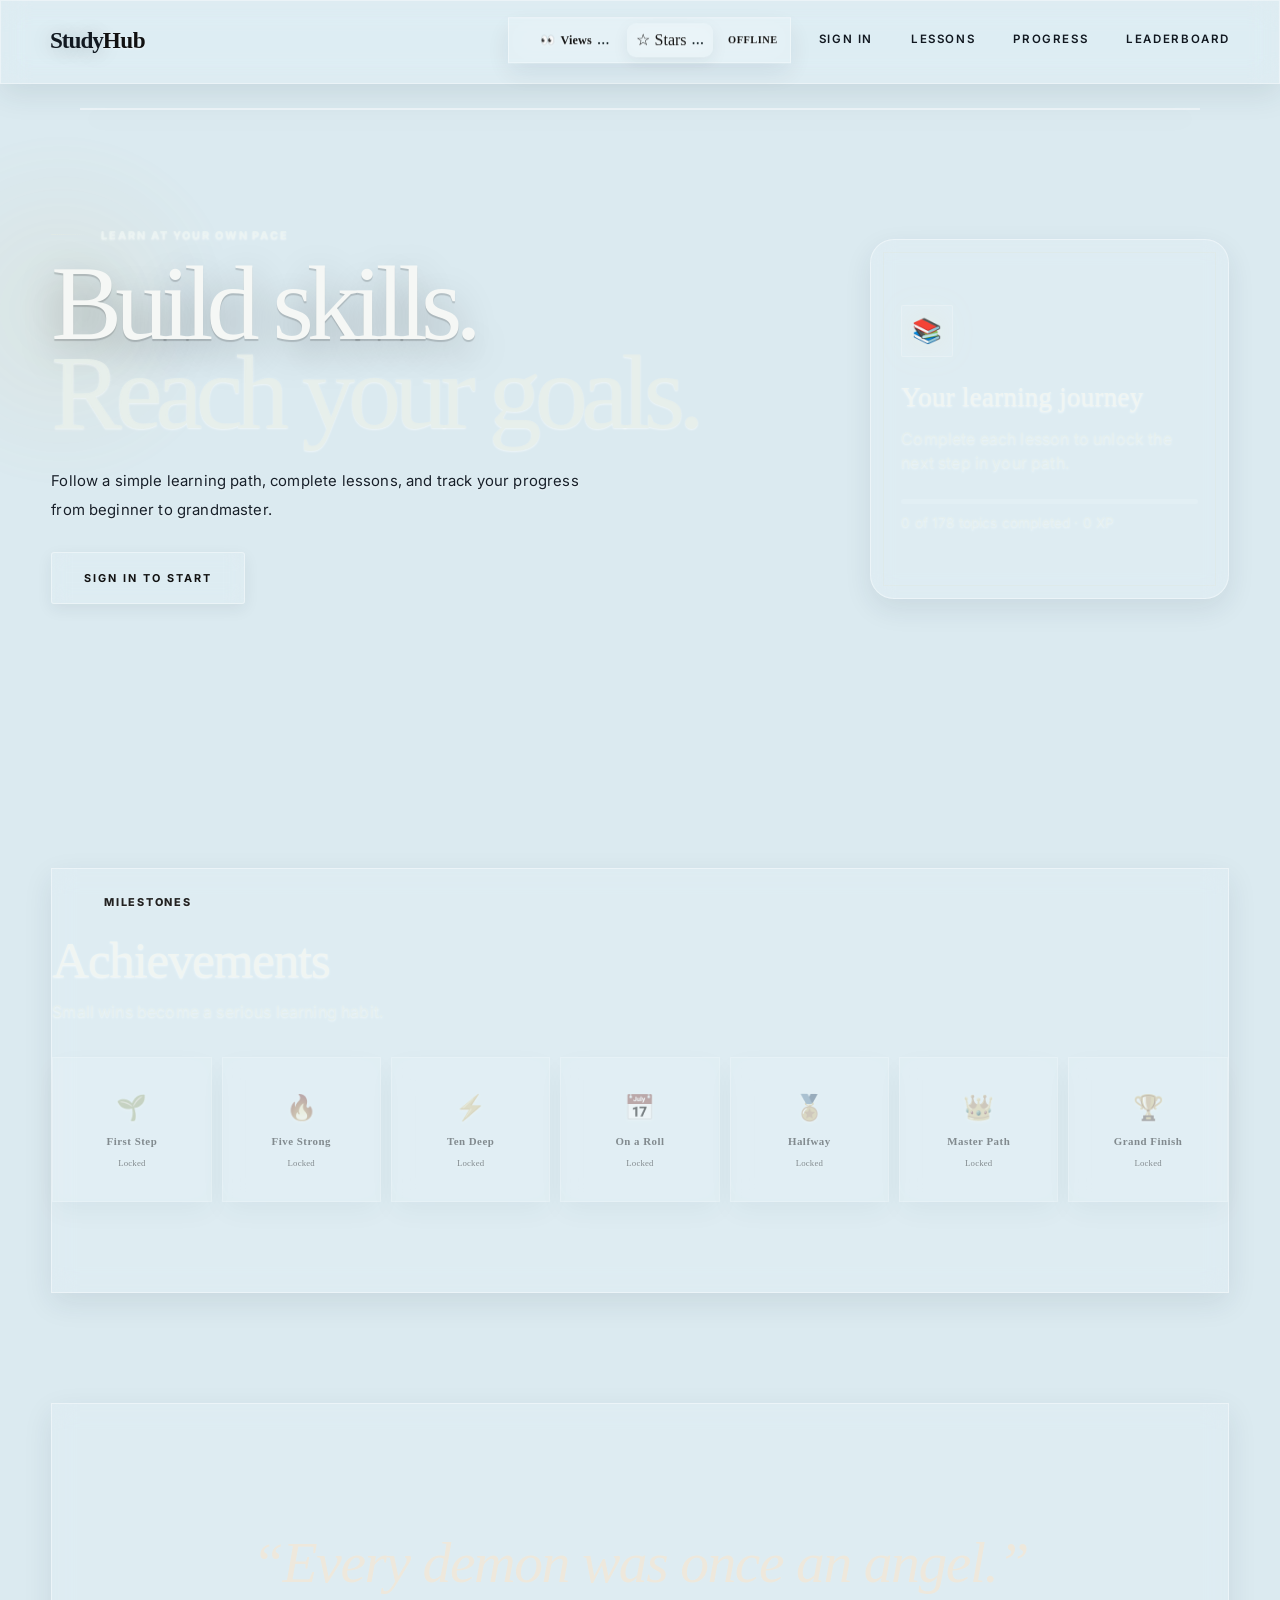
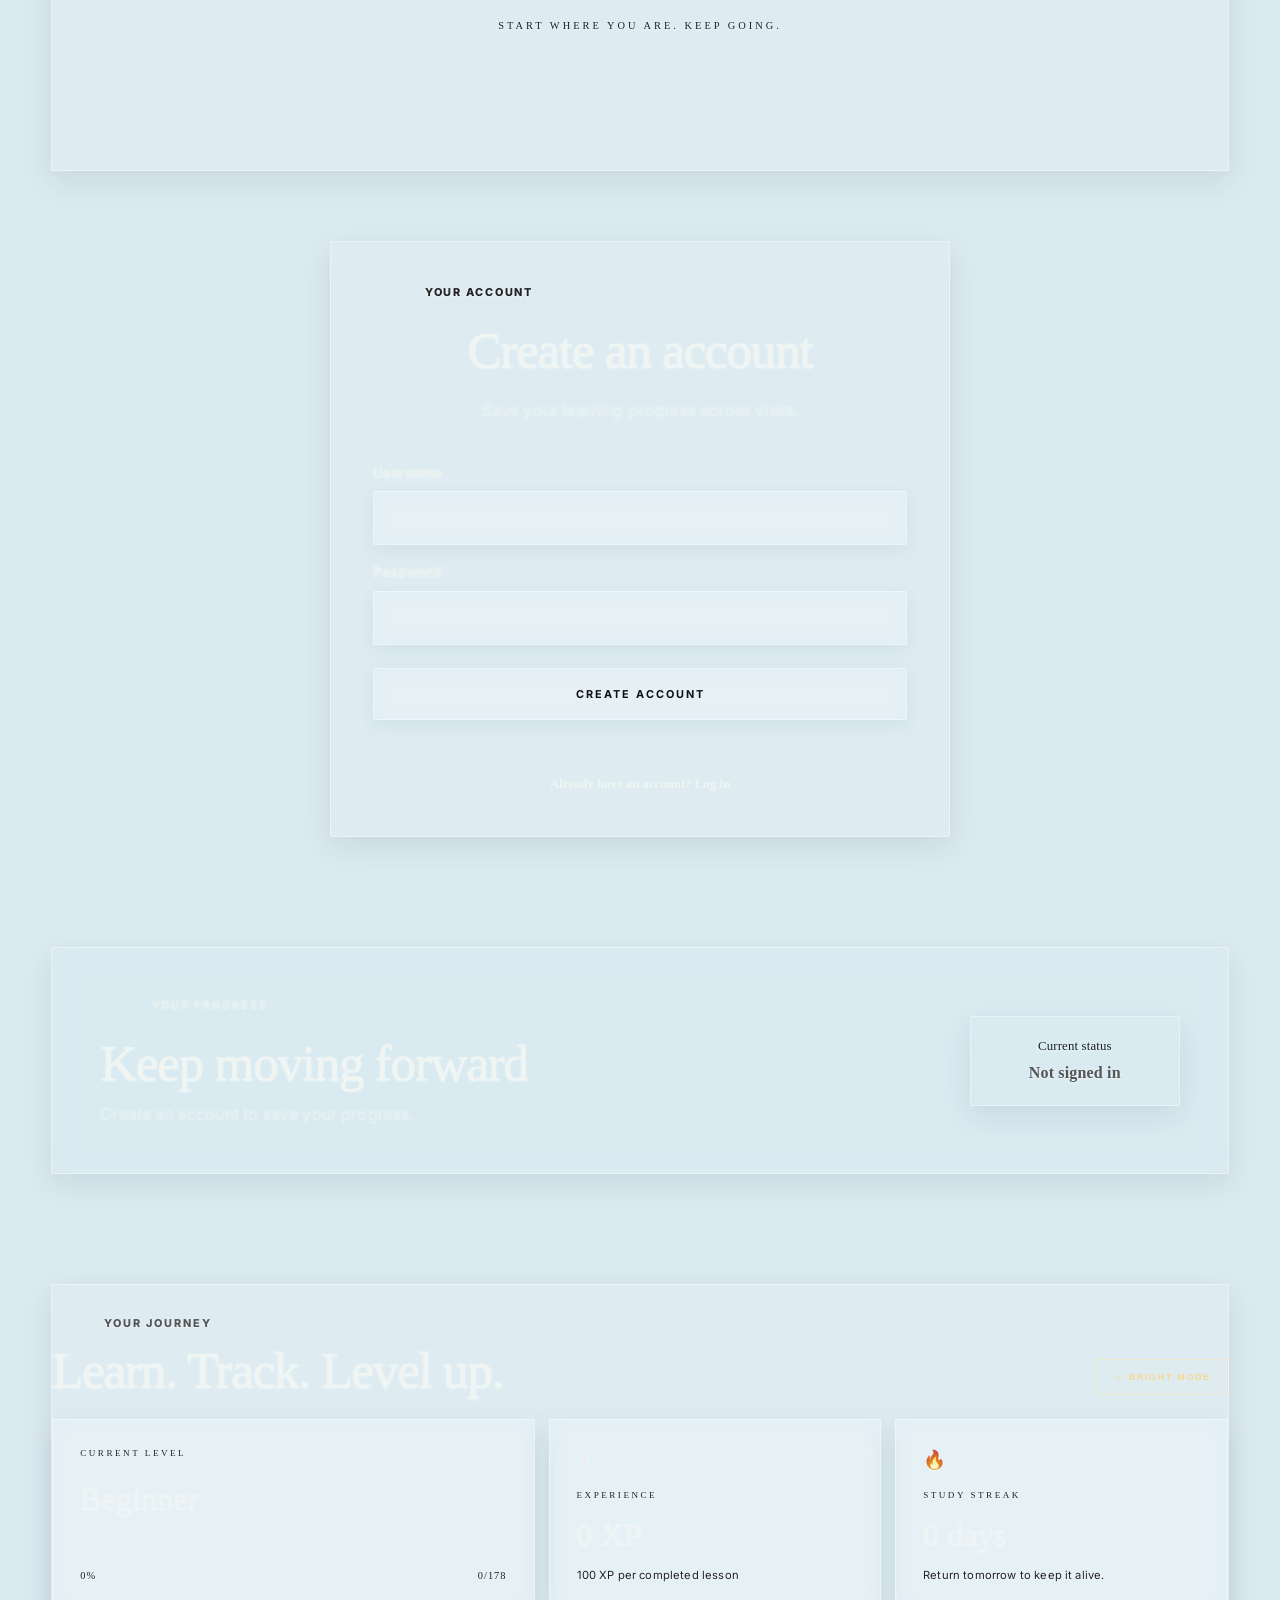
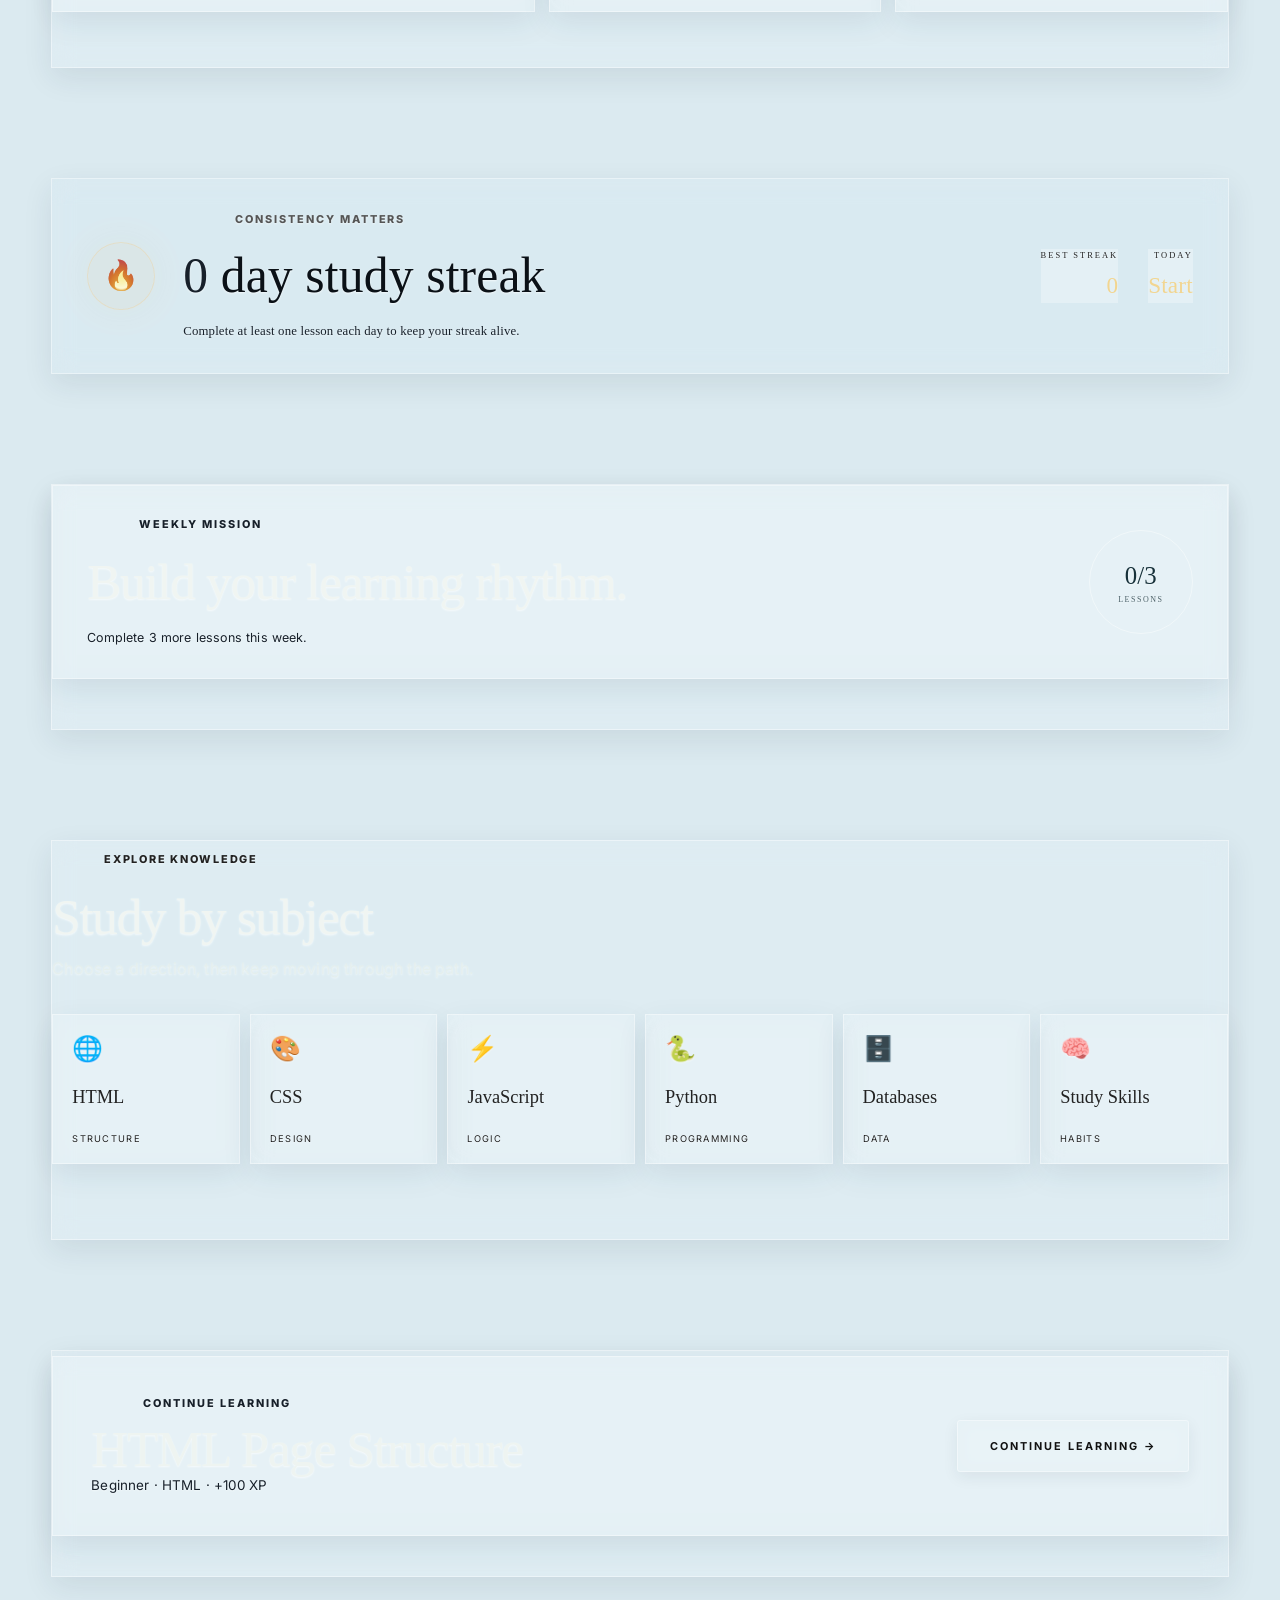
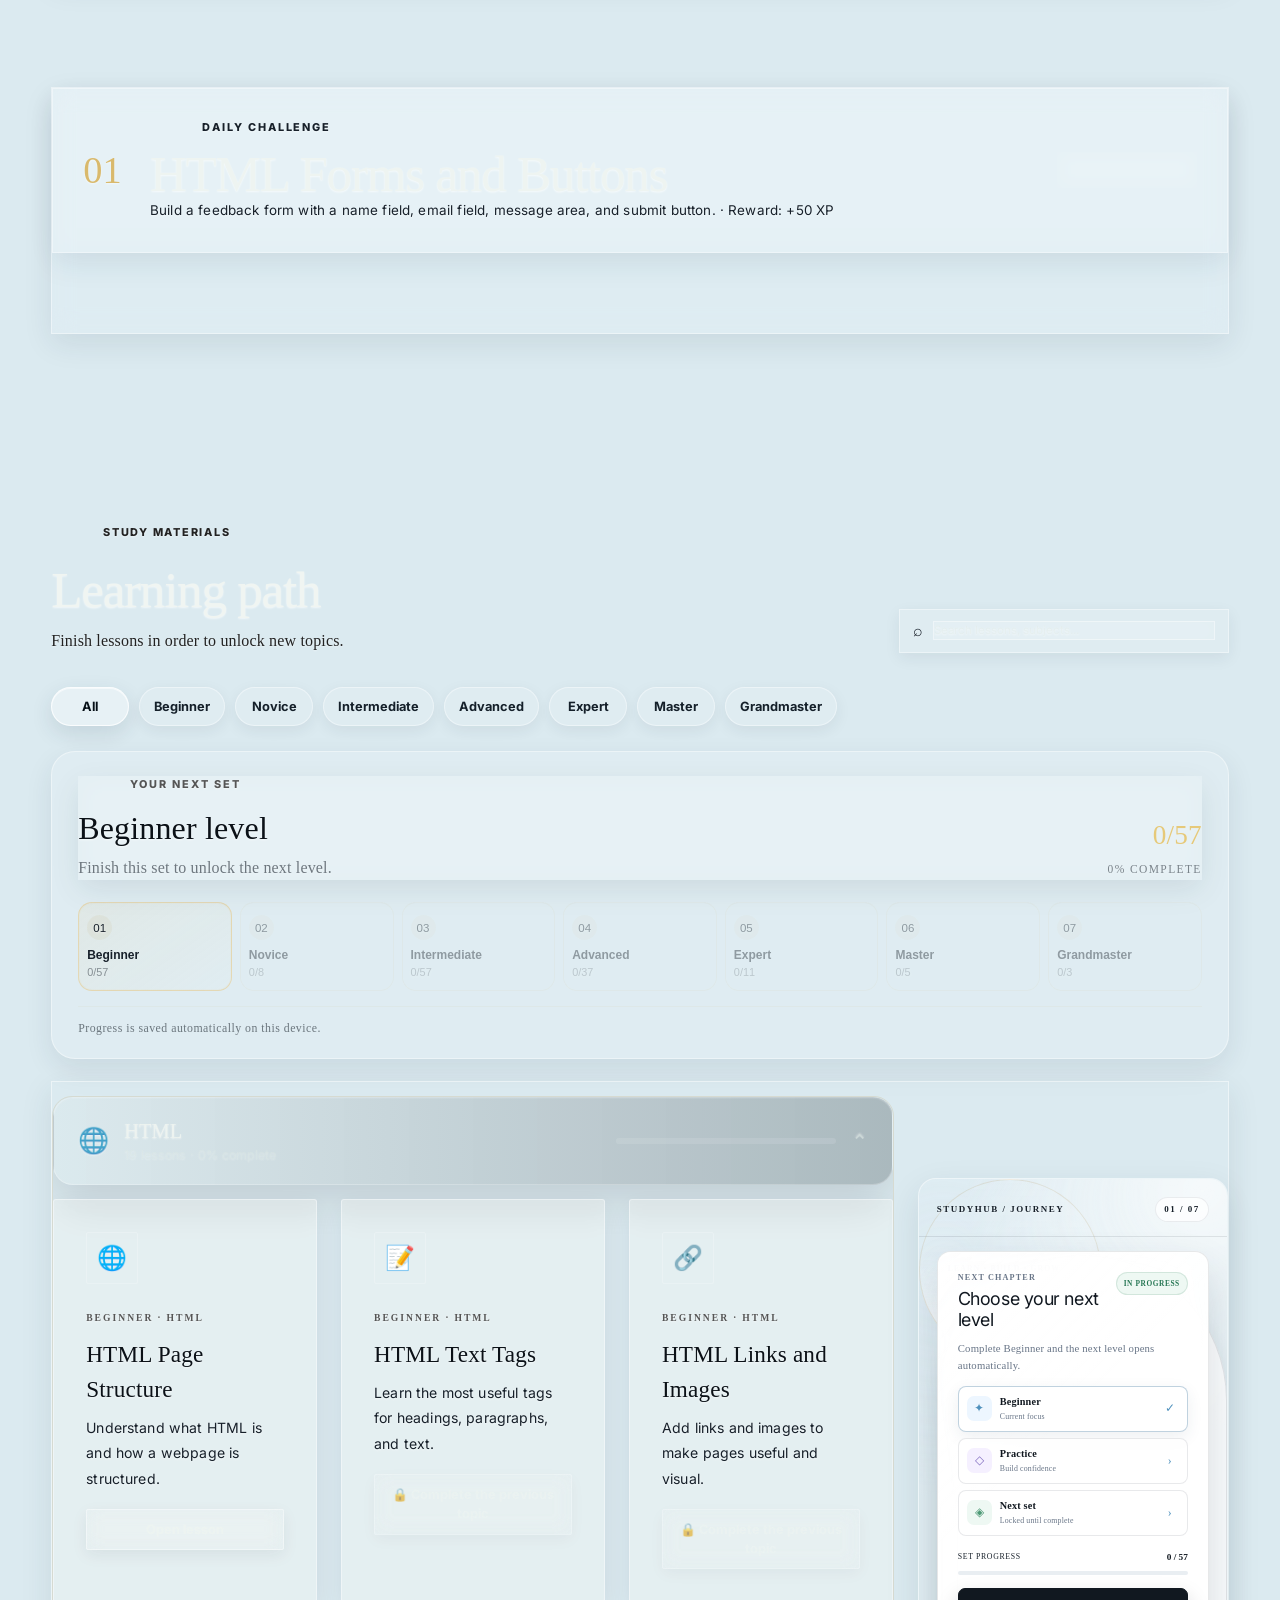
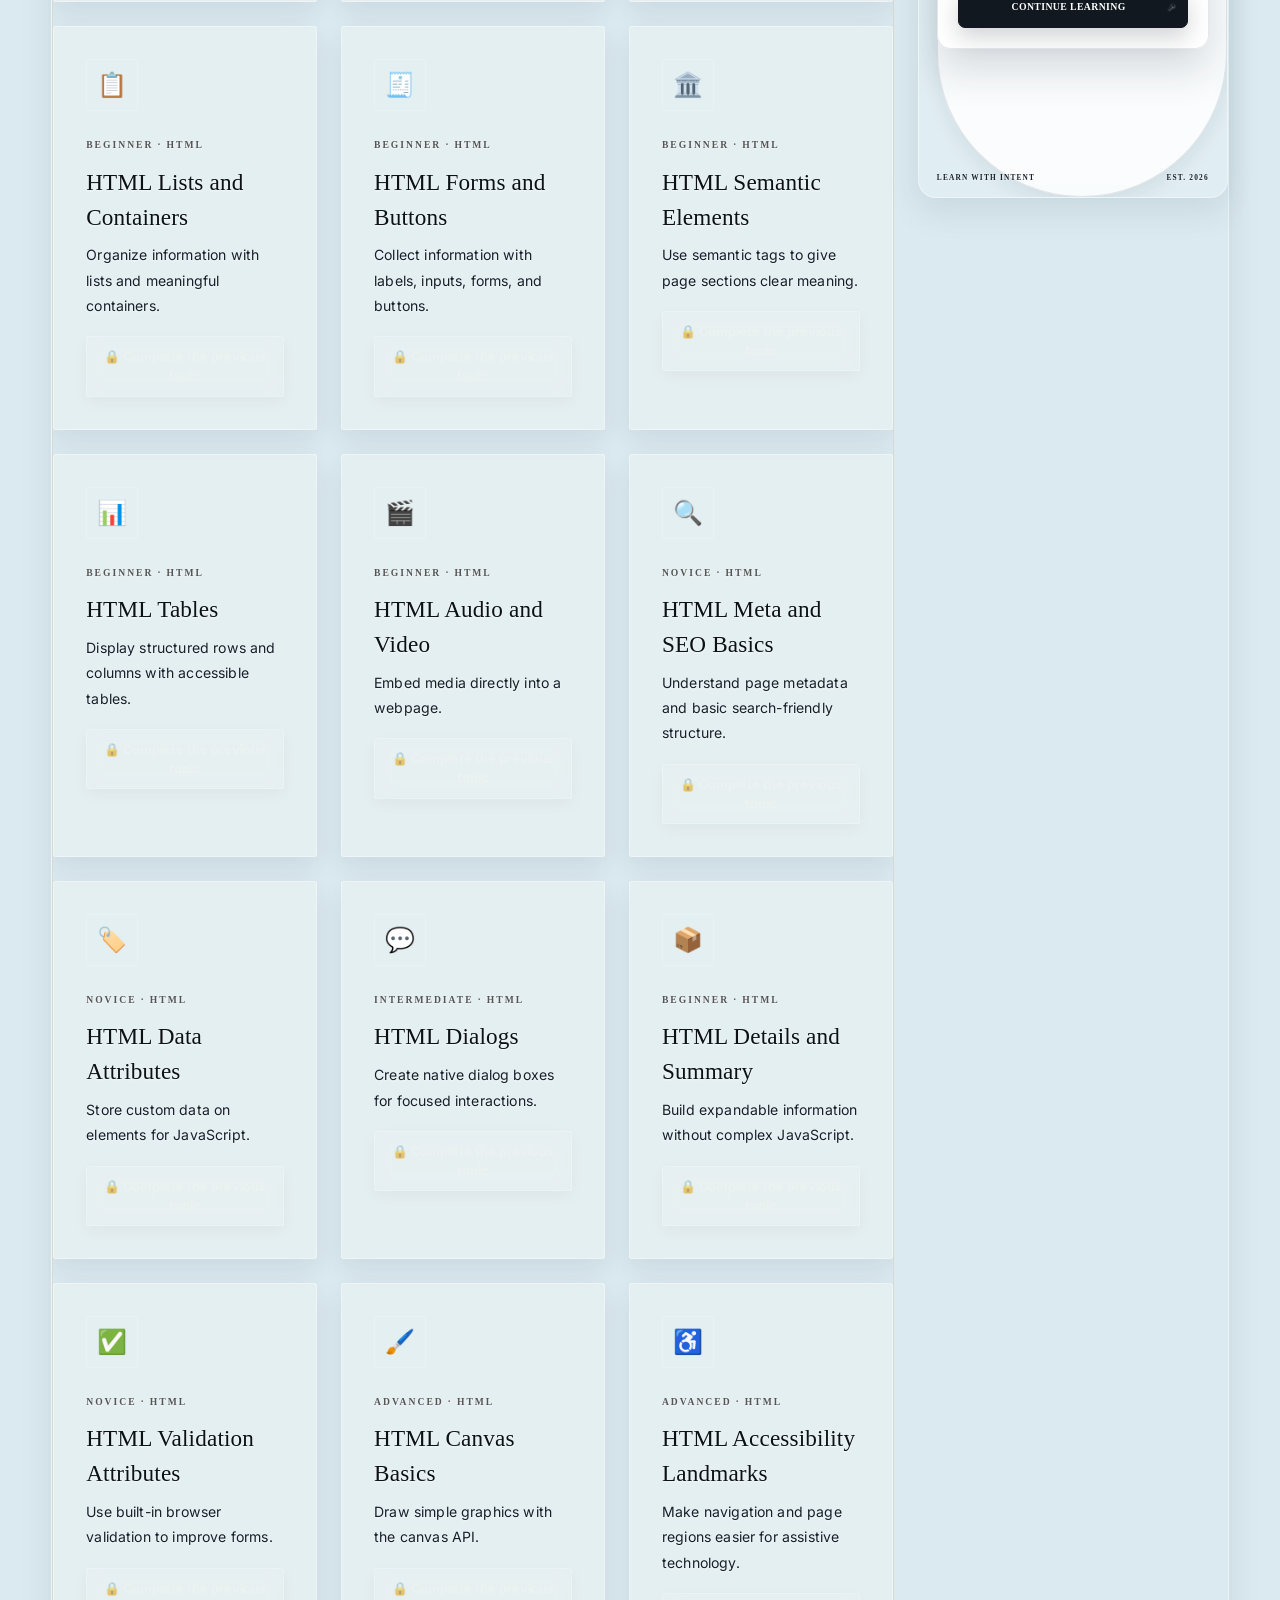
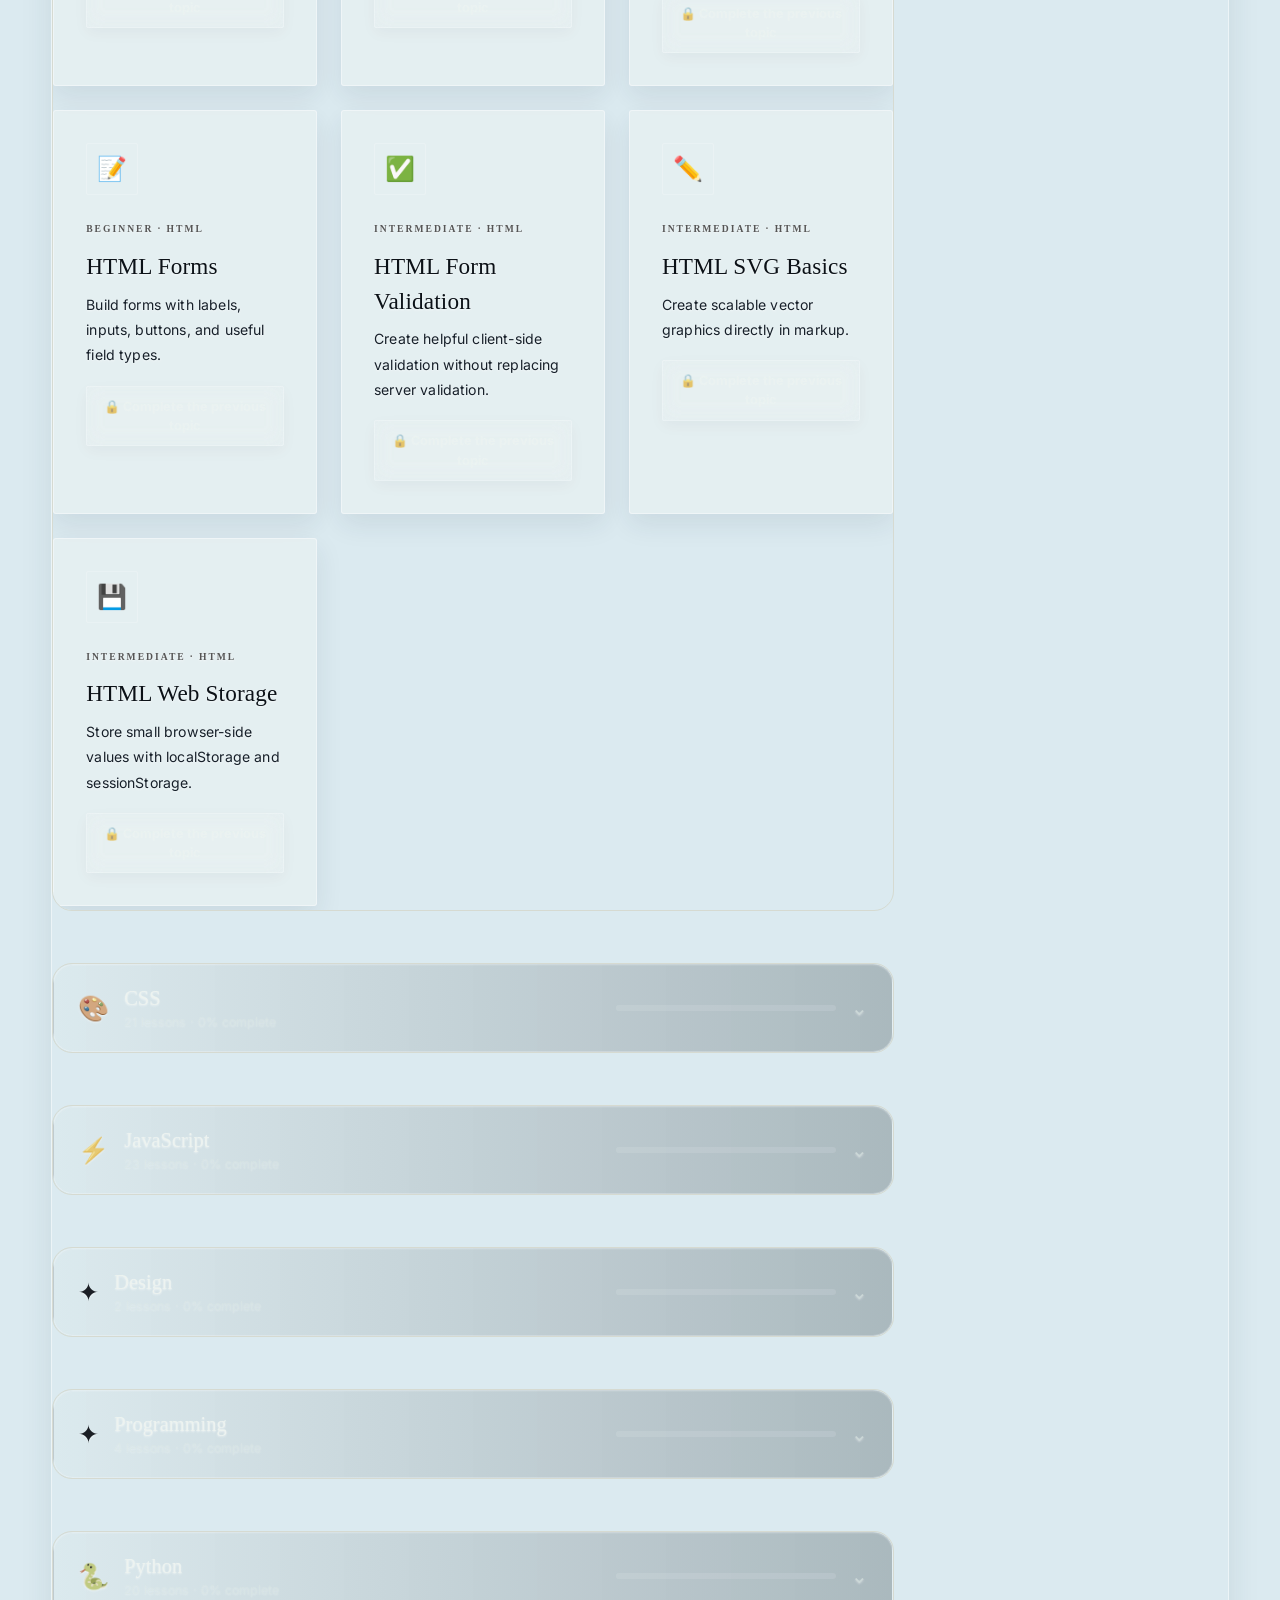
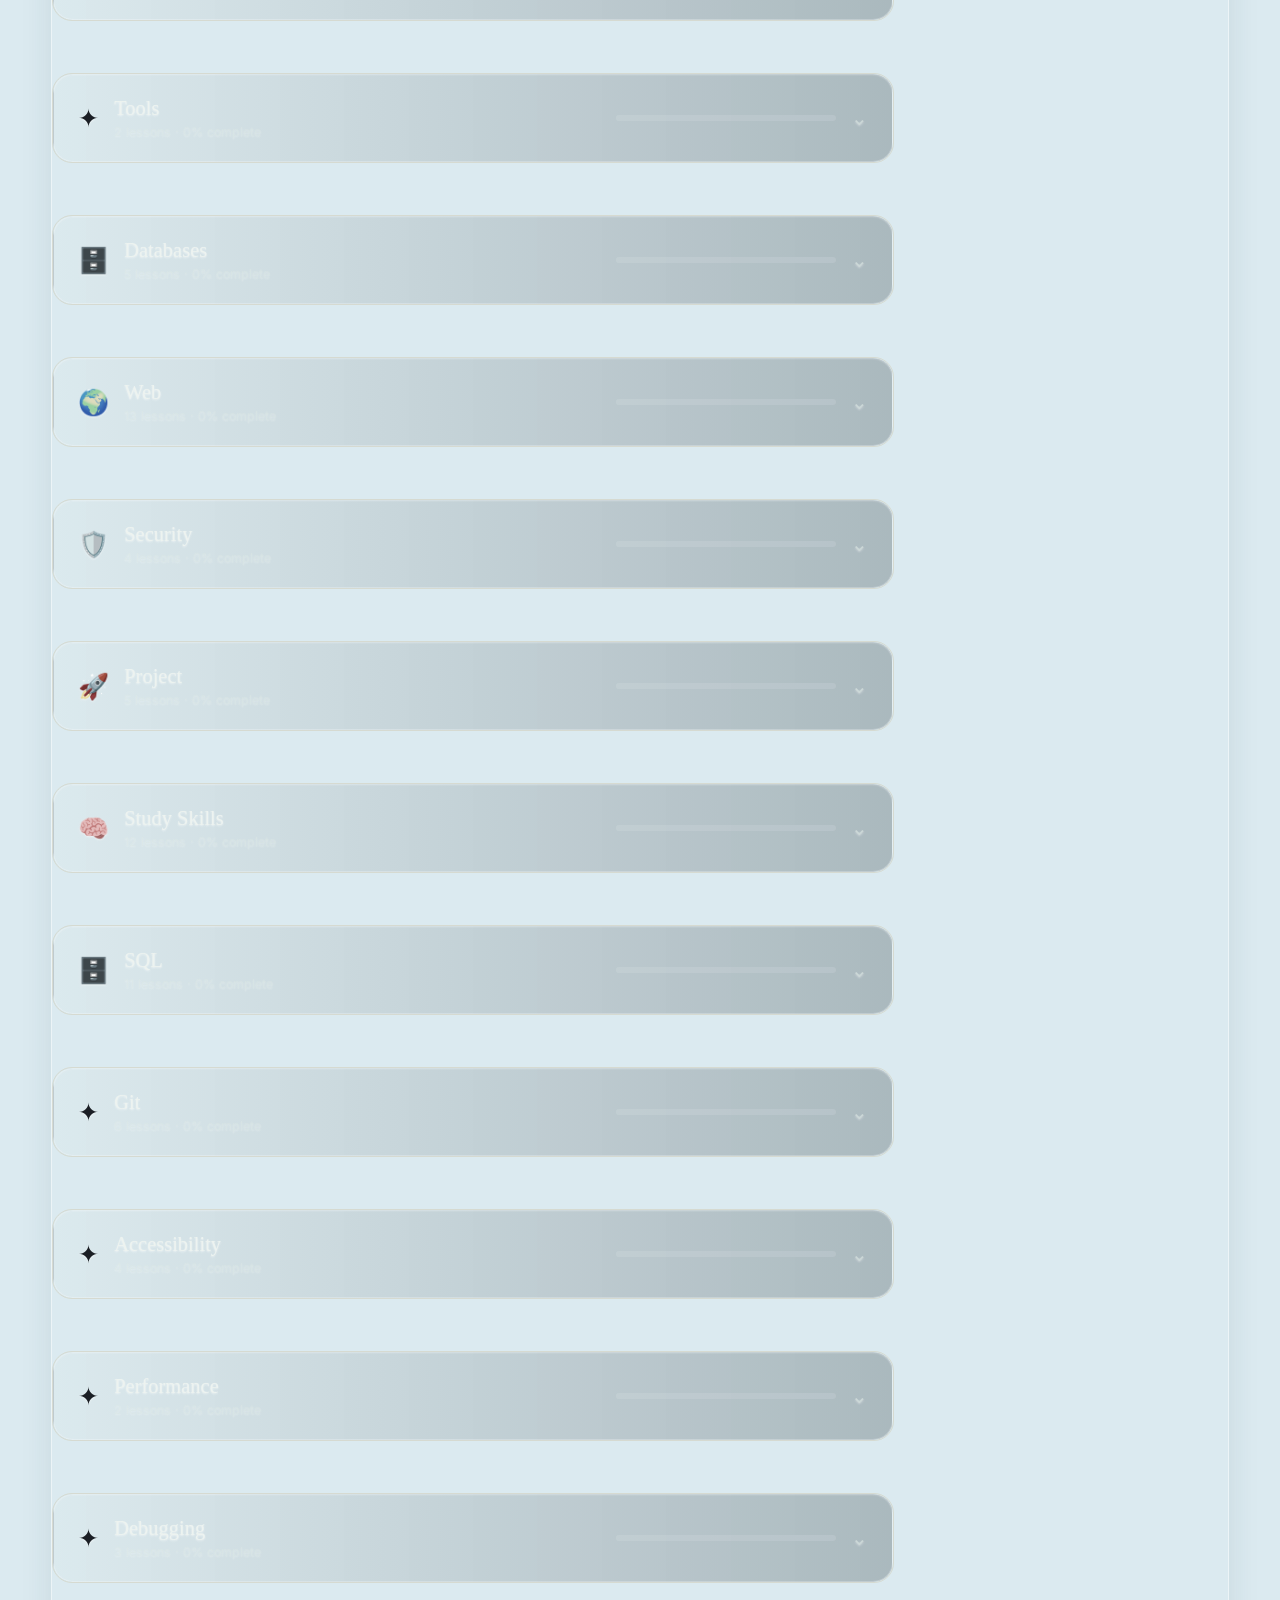
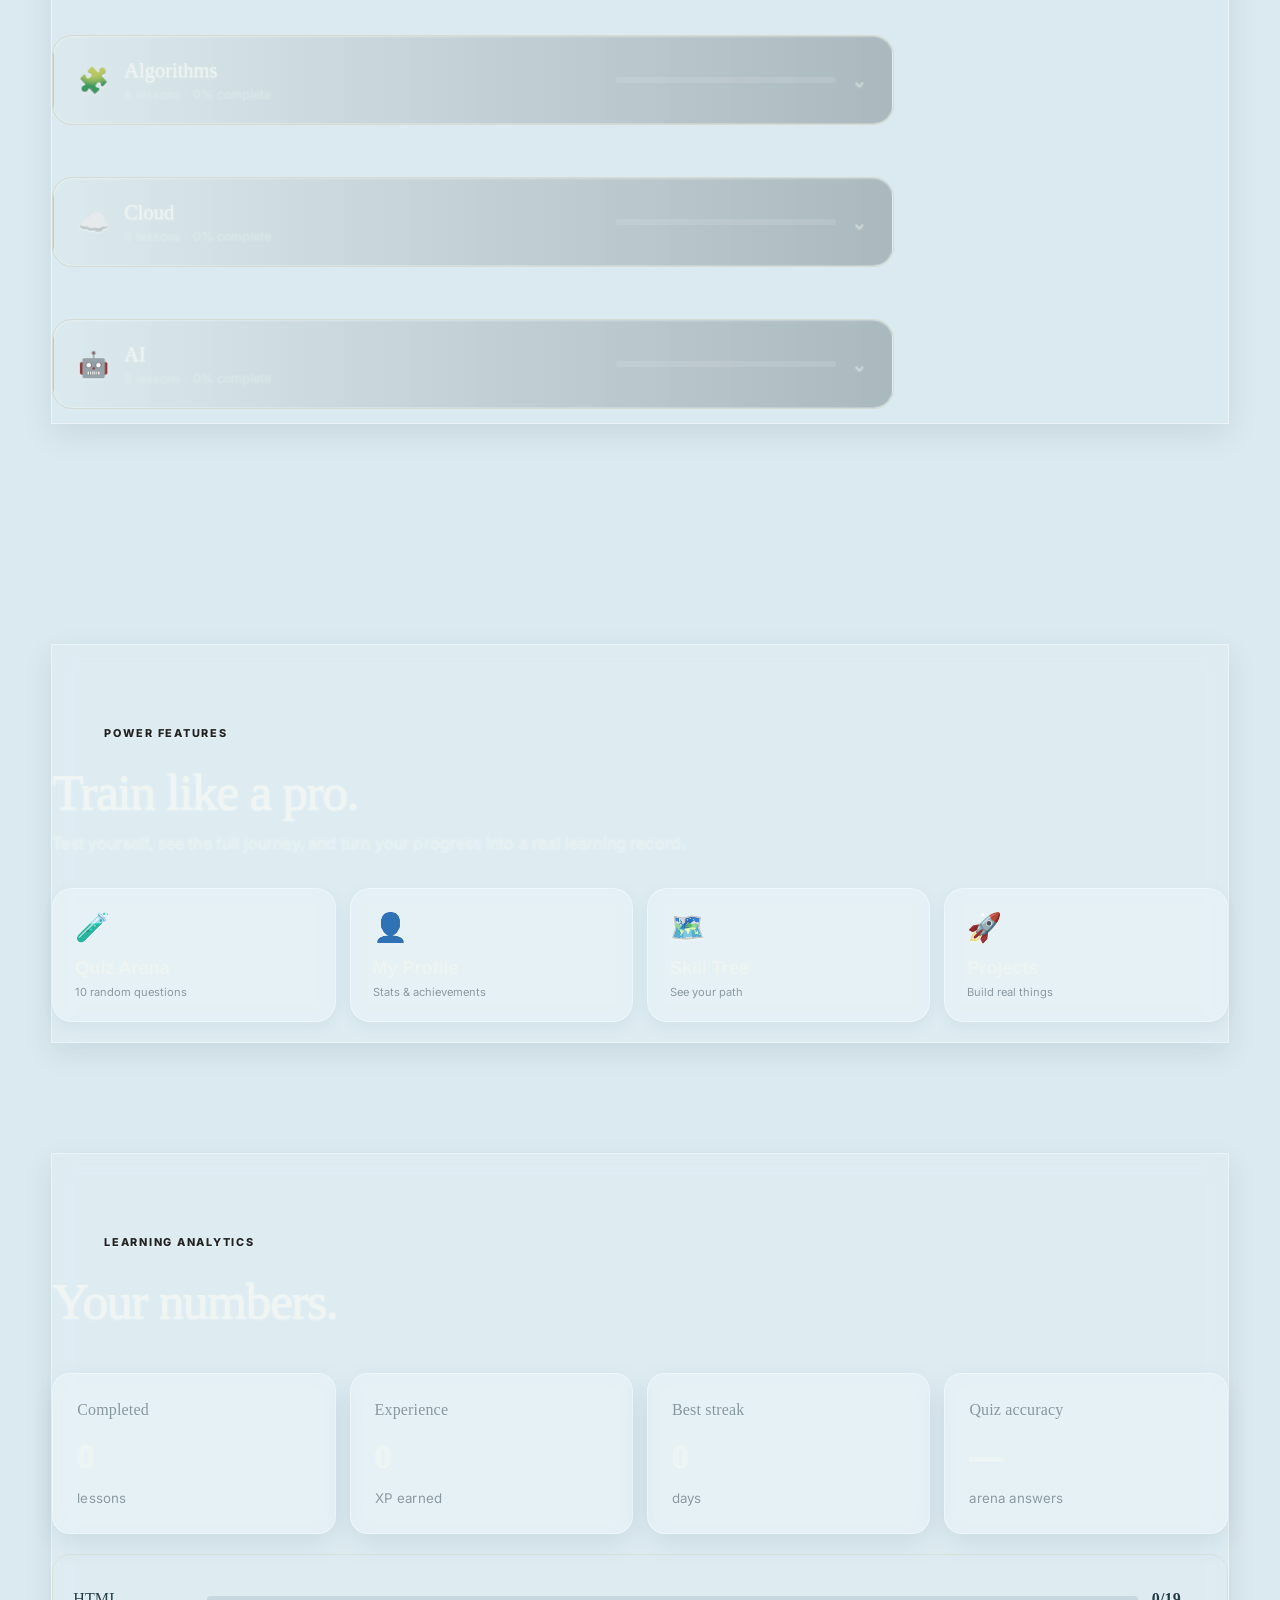
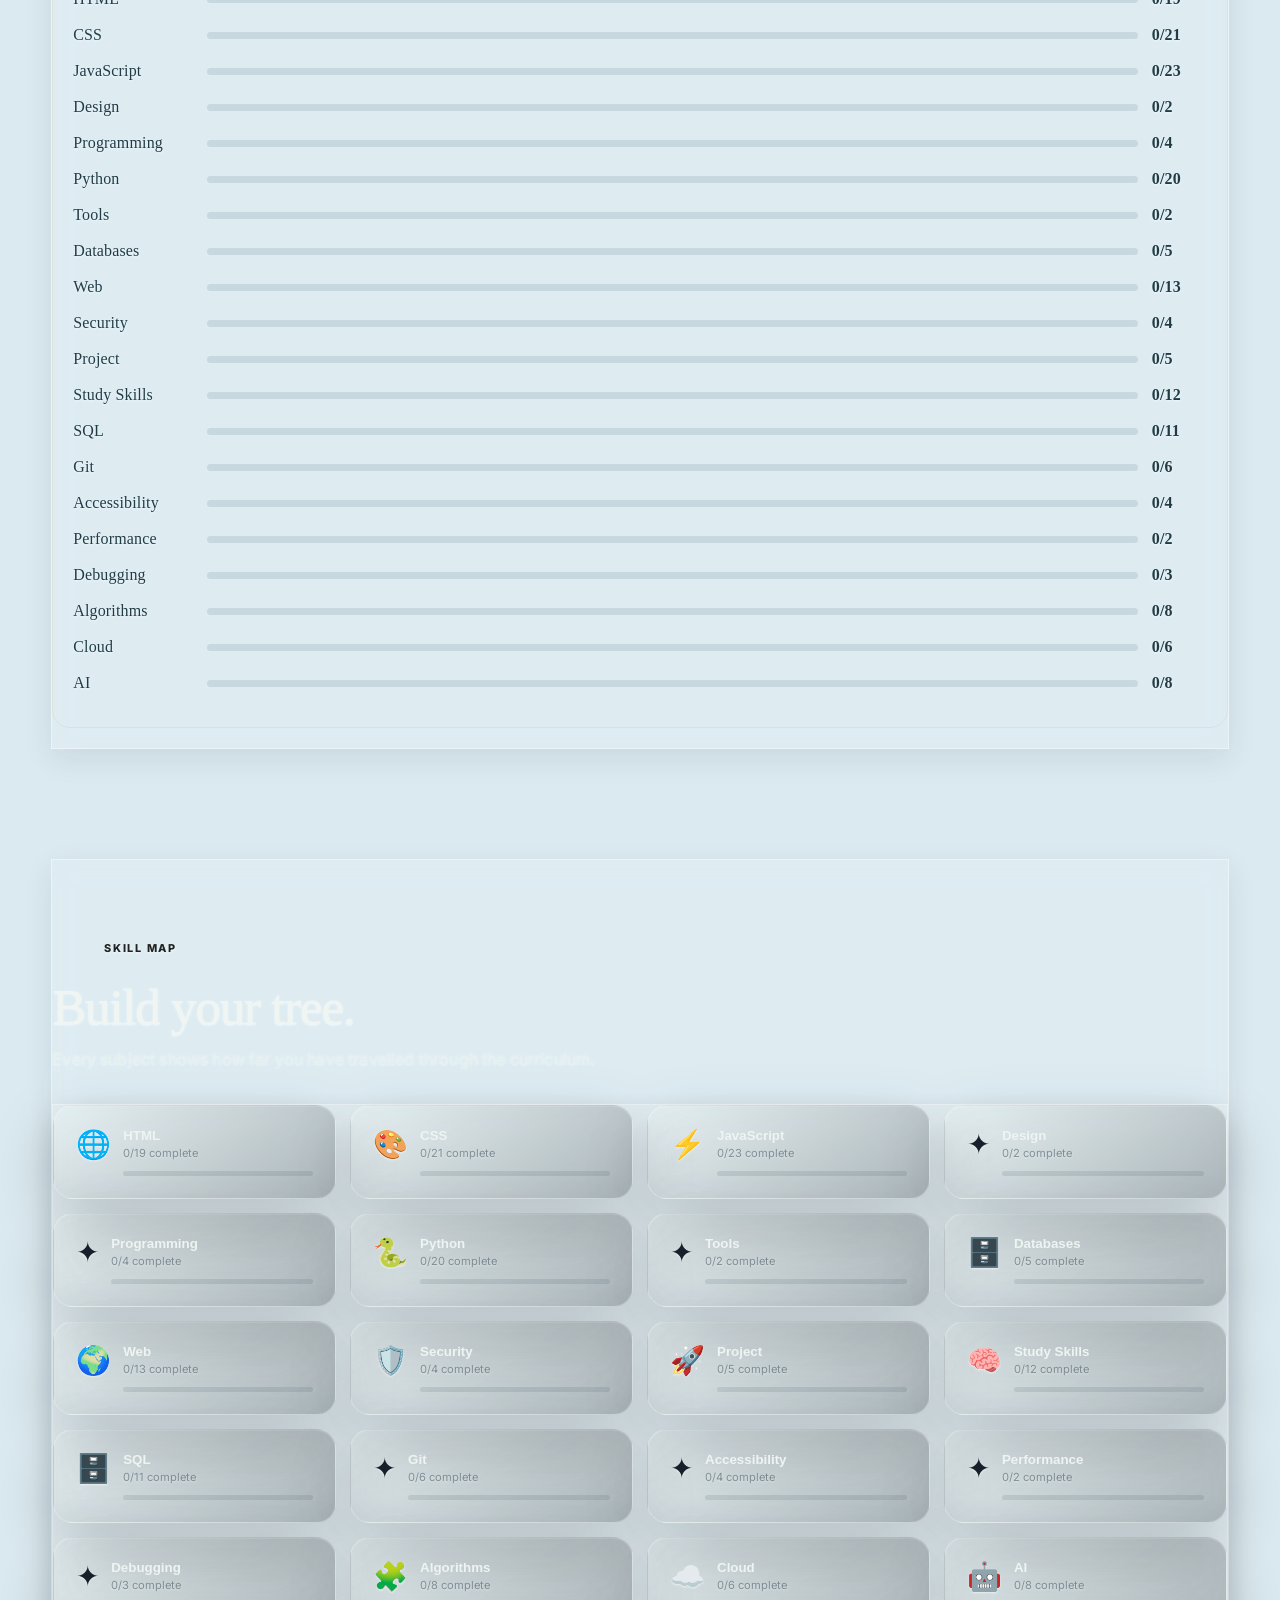
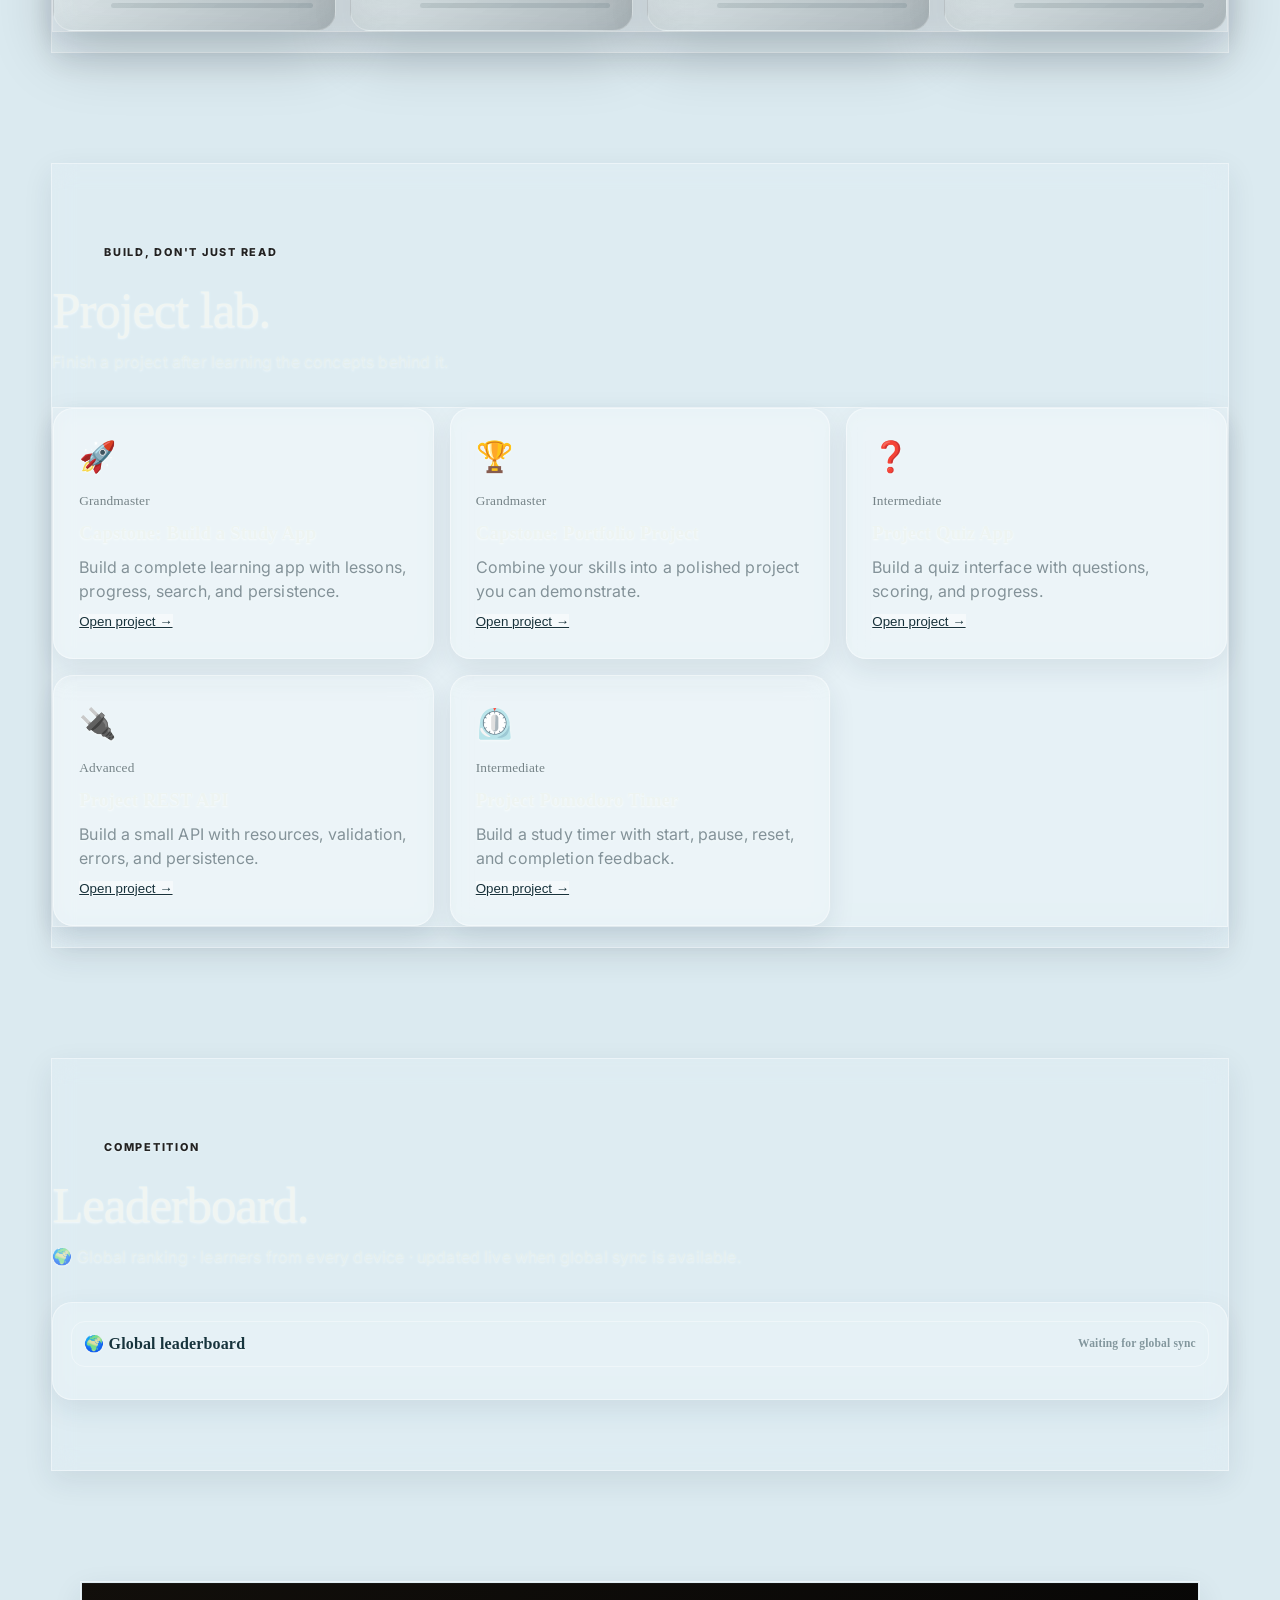
<file: index.html>
<!DOCTYPE html>
<html lang="en">
<head>
  <meta charset="UTF-8">
  <meta name="viewport" content="width=device-width, initial-scale=1.0">
  <title>Study4U — Learn. Build. Go Further.</title>
  <link rel="stylesheet" href="styles.css">
  <link rel="stylesheet" href="transparent.css">
</head>
<body>
  <header class="site-header">
    <nav class="navbar">
      <a class="logo" href="#">Study<span>4U</span></a>

      <!-- Stats Display Badge -->
      <div class="stats-badge" aria-label="StudyHub live stats">
        <span class="stat-item" id="viewCounter" title="Total views">
          <span aria-hidden="true">👀</span>
          <span class="stat-label">Views</span>
          <strong id="viewsCount">…</strong>
        </span>
        <button id="starButton" class="stat-item stat-button" type="button"
          aria-label="Star StudyHub" aria-pressed="false" title="Click to star StudyHub">
          <span aria-hidden="true">⭐</span>
          <span class="stat-label">Stars</span>
          <strong id="starsCount">…</strong>
        </button>
        <span id="statsStatus" class="stats-status" aria-live="polite">Connecting…</span>
      </div>

      <div class="nav-links">
        <a href="#account" id="signInLink">Sign in</a>
        <a href="#lessons">Lessons</a>
        <a href="#progress">Progress</a>
        <a href="#leaderboard">Leaderboard</a>
      </div>

      <button id="logoutButton" class="logout-button hidden">Log out</button>
    </nav>
  </header>

  <section class="top-leaderboard" aria-label="Top three learners">
    <div id="topLeaderboard"></div>
  </section>

  <main>
    <section class="hero container">
      <div>
        <p class="eyebrow">Learn at your own pace</p>
        <h1>Build skills.<br><span>Reach your goals.</span></h1>
        <p class="hero-text">
          Follow a simple learning path, complete lessons, and track your progress
          from beginner to grandmaster.
        </p>
        <a class="button" id="heroAccountButton" href="#account">Sign in to start</a>
      </div>

      <div class="hero-card">
        <div class="card-icon">📚</div>
        <h2>Your learning journey</h2>
        <p>Complete each lesson to unlock the next step in your path.</p>
        <div class="progress-bar">
          <span id="heroProgressBar"></span>
        </div>
        <p id="progressText">0 of 7 lessons completed</p>
      </div>
    </section>

    <section class="achievements-section container">
      <div class="section-heading">
        <p class="eyebrow">Milestones</p>
        <h2>Achievements</h2>
        <p>Small wins become a serious learning habit.</p>
      </div>
      <div id="achievementGrid" class="achievement-grid"></div>
    </section>

    <section class="master-quote container" aria-label="Learning inspiration">
      <div class="quote-line"></div>
      <blockquote>“Every demon was once an angel.”</blockquote>
      <p>Start where you are. Keep going.</p>
      <div class="quote-line"></div>
    </section>

    <section id="account" class="account-section">
      <div class="section-heading">
        <p class="eyebrow" id="accountEyebrow">Your account</p>
        <h2 id="accountTitle">Create an account</h2>
        <p id="accountDescription">Save your learning progress across visits.</p>
      </div>

      <form id="accountForm" class="account-form">
        <label for="username">Username</label>
        <input id="username" type="text" autocomplete="username" required>

        <label for="password">Password</label>
        <input id="password" type="password" autocomplete="current-password" required>

        <button id="accountSubmit" class="button" type="submit">
          Create account
        </button>
      </form>

      <p id="accountMessage" class="account-message"></p>

      <button id="switchAccountMode" class="text-button" type="button">
        Already have an account? Log in
      </button>
    </section>

    <section id="progress" class="container progress-section">
      <div>
        <p class="eyebrow">Your progress</p>
        <h2>Keep moving forward</h2>
        <p id="welcomeText">Create an account to save your progress.</p>
      </div>
      <div class="clock-box">
        <span>Current status</span>
        <strong id="statusText">Not signed in</strong>
      </div>
    </section>

    <section class="learning-dashboard container" aria-label="Learning dashboard">
      <div class="dashboard-heading">
        <div>
          <p class="eyebrow">Your journey</p>
          <h2>Learn. Track. Level up.</h2>
        </div>
        <button id="themeButton" class="mini-action" type="button">☼ Bright mode</button>
      </div>
      <div class="dashboard-grid">
        <div class="dashboard-card dashboard-main">
          <span class="dashboard-label">Current level</span>
          <strong id="dashLevel">Beginner</strong>
          <div class="dashboard-progress"><span id="dashProgressBar"></span></div>
          <div class="dashboard-meta"><span id="dashProgress">0%</span><span id="dashLessons">0/0</span></div>
        </div>
        <div class="dashboard-card"><span class="dashboard-icon">✦</span><span class="dashboard-label">Experience</span><strong id="dashXp">0 XP</strong><small>100 XP per completed lesson</small></div>
        <div class="dashboard-card"><span class="dashboard-icon">🔥</span><span class="dashboard-label">Study streak</span><strong id="dashStreak">0 days</strong><small>Return tomorrow to keep it alive.</small></div>
      </div>
    </section>

    <section class="streak-hero container" aria-label="Study streak">
      <div class="streak-flame">🔥</div>
      <div class="streak-copy">
        <p class="eyebrow">Consistency matters</p>
        <h2><span id="streakBig">0</span> day study streak</h2>
        <p>Complete at least one lesson each day to keep your streak alive.</p>
      </div>
      <div class="streak-stats">
        <div><span>Best streak</span><strong id="bestStreak">0</strong></div>
        <div><span>Today</span><strong id="todayStatus">Start</strong></div>
      </div>
    </section>

    <section class="weekly-section container" aria-label="Weekly goal">
      <div class="weekly-card">
        <div>
          <p class="eyebrow">Weekly mission</p>
          <h2>Build your learning rhythm.</h2>
          <p id="weeklyText">Complete 3 lessons this week.</p>
        </div>
        <div class="weekly-ring"><strong id="weeklyCount">0/3</strong><span>lessons</span></div>
      </div>
    </section>

    <section class="subjects-section container" aria-label="Study subjects">
      <div class="section-heading">
        <p class="eyebrow">Explore knowledge</p>
        <h2>Study by subject</h2>
        <p>Choose a direction, then keep moving through the path.</p>
      </div>
      <div class="subject-grid">
        <button class="subject-card" data-subject="HTML"><span>🌐</span><b>HTML</b><small>Structure</small></button>
        <button class="subject-card" data-subject="CSS"><span>🎨</span><b>CSS</b><small>Design</small></button>
        <button class="subject-card" data-subject="JavaScript"><span>⚡</span><b>JavaScript</b><small>Logic</small></button>
        <button class="subject-card" data-subject="Python"><span>🐍</span><b>Python</b><small>Programming</small></button>
        <button class="subject-card" data-subject="Databases"><span>🗄️</span><b>Databases</b><small>Data</small></button>
        <button class="subject-card" data-subject="Study Skills"><span>🧠</span><b>Study Skills</b><small>Habits</small></button>
      </div>
    </section>

    <section class="continue-section container">
      <div class="continue-card">
        <div>
          <p class="eyebrow">Continue learning</p>
          <h2 id="continueTitle">Start your first lesson</h2>
          <p id="continueMeta">Open the learning path and begin your journey.</p>
        </div>
        <button id="continueButton" class="button" type="button">Continue learning →</button>
      </div>
    </section>

    <section class="challenge-section container">
      <div class="challenge-card">
        <div class="challenge-number">01</div>
        <div class="challenge-copy">
          <p class="eyebrow">Daily challenge</p>
          <h2 id="challengeTitle">Today's challenge</h2>
          <p id="challengeText">A new challenge is waiting for you.</p>
        </div>
        <button id="challengeButton" class="outline-button" type="button">Take challenge</button>
      </div>
    </section>

    <section id="lessons" class="section container">
      <div class="section-heading lessons-heading">
        <div>
          <p class="eyebrow">Study materials</p>
          <h2>Learning path</h2>
          <p>Finish lessons in order to unlock new topics.</p>
        </div>
        <label class="search-box">
          <span aria-hidden="true">⌕</span>
          <input id="lessonSearch" type="search" placeholder="Search lessons, subjects..." autocomplete="off">
        </label>
      </div>

      <div class="filter-buttons">
        <button class="filter-button active" data-filter="All">All</button>
        <button class="filter-button" data-filter="Beginner">Beginner</button>
        <button class="filter-button" data-filter="Novice">Novice</button>
        <button class="filter-button" data-filter="Intermediate">Intermediate</button>
        <button class="filter-button" data-filter="Advanced">Advanced</button>
        <button class="filter-button" data-filter="Expert">Expert</button>
        <button class="filter-button" data-filter="Master">Master</button>
        <button class="filter-button" data-filter="Grandmaster">Grandmaster</button>
      </div>

      <p id="searchEmpty" class="search-empty" hidden>No lessons match your search. Try another topic.</p>
      <div id="levelRoadmap" class="level-roadmap" aria-label="Learning level roadmap"></div>
      <div class="learning-layout">
        <div id="materialGrid" class="material-grid"></div>
        <aside class="luxury-learning-ad" aria-label="StudyHub premium learning advertisement">
  <div class="luxury-ad-landscape" aria-hidden="true"></div>
  <div class="luxury-ad-sky-glow" aria-hidden="true"></div>
  <div class="luxury-ad-topline"><span>STUDYHUB / JOURNEY</span><span id="luxuryAdIndex">01 / 07</span></div>

  <div class="luxury-ad-panel">
    <div class="luxury-ad-panel-head">
      <div>
        <span class="luxury-ad-panel-kicker">NEXT CHAPTER</span>
        <h3 id="luxuryAdTitle">Choose your next level</h3>
      </div>
      <span class="luxury-ad-status" id="luxuryAdStatus">READY</span>
    </div>

    <p class="luxury-ad-copy" id="luxuryAdCopy">Your learning path is prepared. Complete the current set to open the next chapter.</p>

    <div class="luxury-ad-options">
      <div class="luxury-option active">
        <span class="luxury-option-icon">✦</span>
        <div><strong id="luxuryOptionLevel">Beginner</strong><small>Current focus</small></div>
        <span class="luxury-option-dot">✓</span>
      </div>
      <div class="luxury-option">
        <span class="luxury-option-icon">◇</span>
        <div><strong>Practice</strong><small>Build confidence</small></div>
        <span class="luxury-option-dot">›</span>
      </div>
      <div class="luxury-option">
        <span class="luxury-option-icon">◈</span>
        <div><strong>Next set</strong><small id="luxuryOptionNext">Locked until complete</small></div>
        <span class="luxury-option-dot">›</span>
      </div>
    </div>

    <div class="luxury-ad-progress">
      <div><span>SET PROGRESS</span><strong id="luxuryAdMetaLeft">0 / 0</strong></div>
      <div class="luxury-progress-track"><i id="luxuryAdProgressBar" style="width:0%"></i></div>
    </div>

    <button type="button" class="luxury-ad-button" onclick="document.getElementById('lessons')?.scrollIntoView({behavior:'smooth'})">
      Continue learning <span>↗</span>
    </button>
  </div>

  <div class="luxury-ad-caption"><span>LEARN WITH INTENT</span><span>EST. 2026</span></div>
</aside>
      </div>
    </section>
  </main>

<!-- StudyHub Power Features -->
<section class="power-section container" id="power">
  <div class="section-heading">
    <p class="eyebrow">Power features</p>
    <h2>Train like a pro.</h2>
    <p>Test yourself, see the full journey, and turn your progress into a real learning record.</p>
  </div>
  <div class="power-actions">
    <button class="power-button" id="openQuizMode" type="button"><span>🧪</span><b>Quiz Arena</b><small>10 random questions</small></button>
    <button class="power-button" id="openProfile" type="button"><span>👤</span><b>My Profile</b><small>Stats & achievements</small></button>
    <button class="power-button" id="openSkillTree" type="button"><span>🗺️</span><b>Skill Tree</b><small>See your path</small></button>
    <button class="power-button" id="openProjects" type="button"><span>🚀</span><b>Projects</b><small>Build real things</small></button>
  </div>
</section>

<section class="analytics-section container" id="analytics">
  <div class="section-heading">
    <p class="eyebrow">Learning analytics</p>
    <h2>Your numbers.</h2>
  </div>
  <div class="analytics-grid">
    <div class="analytics-card"><span>Completed</span><strong id="statCompleted">0</strong><small>lessons</small></div>
    <div class="analytics-card"><span>Experience</span><strong id="statXp">0</strong><small>XP earned</small></div>
    <div class="analytics-card"><span>Best streak</span><strong id="statBest">0</strong><small>days</small></div>
    <div class="analytics-card"><span>Quiz accuracy</span><strong id="statAccuracy">—</strong><small>arena answers</small></div>
  </div>
  <div class="analytics-bars" id="subjectAnalytics"></div>
</section>

<section class="skill-section container" id="skillTree">
  <div class="section-heading">
    <p class="eyebrow">Skill map</p>
    <h2>Build your tree.</h2>
    <p>Every subject shows how far you have travelled through the curriculum.</p>
  </div>
  <div class="skill-tree-grid" id="skillTreeGrid"></div>
</section>

<section class="projects-section container" id="projects">
  <div class="section-heading">
    <p class="eyebrow">Build, don't just read</p>
    <h2>Project lab.</h2>
    <p>Finish a project after learning the concepts behind it.</p>
  </div>
  <div class="project-grid" id="projectGrid"></div>
</section>

<section class="leaderboard-section container leaderboard-tab-section" id="leaderboard">
  <div class="section-heading">
    <p class="eyebrow">Competition</p>
    <h2>Leaderboard.</h2>
    <p>🌍 Global ranking · learners from every device · updated live when global sync is available.</p>
  </div>
  <div class="leaderboard-card" id="leaderboardCard"></div>
</section>

<div class="feature-modal" id="featureModal" aria-hidden="true">
  <div class="feature-backdrop" data-close-feature></div>
  <div class="feature-dialog" role="dialog" aria-modal="true" aria-labelledby="featureTitle">
    <button class="feature-close" type="button" data-close-feature aria-label="Close">×</button>
    <div id="featureContent"></div>
  </div>
</div>

    <section class="github-promo" aria-label="Follow AJ on GitHub">
      <div class="github-promo-glow"></div>
      <div class="github-promo-content">
        <span class="github-promo-kicker">THE JOURNEY CONTINUES</span>
        <h2>Learning never stops.</h2>
        <p>Follow AJ on GitHub for more projects, experiments, and things worth building.</p>
        <a class="github-promo-button" href="https://github.com/AJ-8A/" target="_blank" rel="noopener noreferrer">
          <span class="github-mark" aria-hidden="true">⌘</span>
          <span>Follow AJ on GitHub</span>
          <span aria-hidden="true">↗</span>
        </a>
      </div>
    </section>

  <footer class="site-footer">
    <p class="footer-brand">© 2026 AJ · TechLab</p>
    <p class="footer-tagline">Keep learning · Keep building</p>
    <p class="footer-copy">Built by AJ for learners who want to grow, create, and go further.</p>
  </footer>

  <script src="extra-lessons.js"></script>
  <script src="script.js"></script>
  <script src="power-features.js"></script>
</body>
</html>
</file>
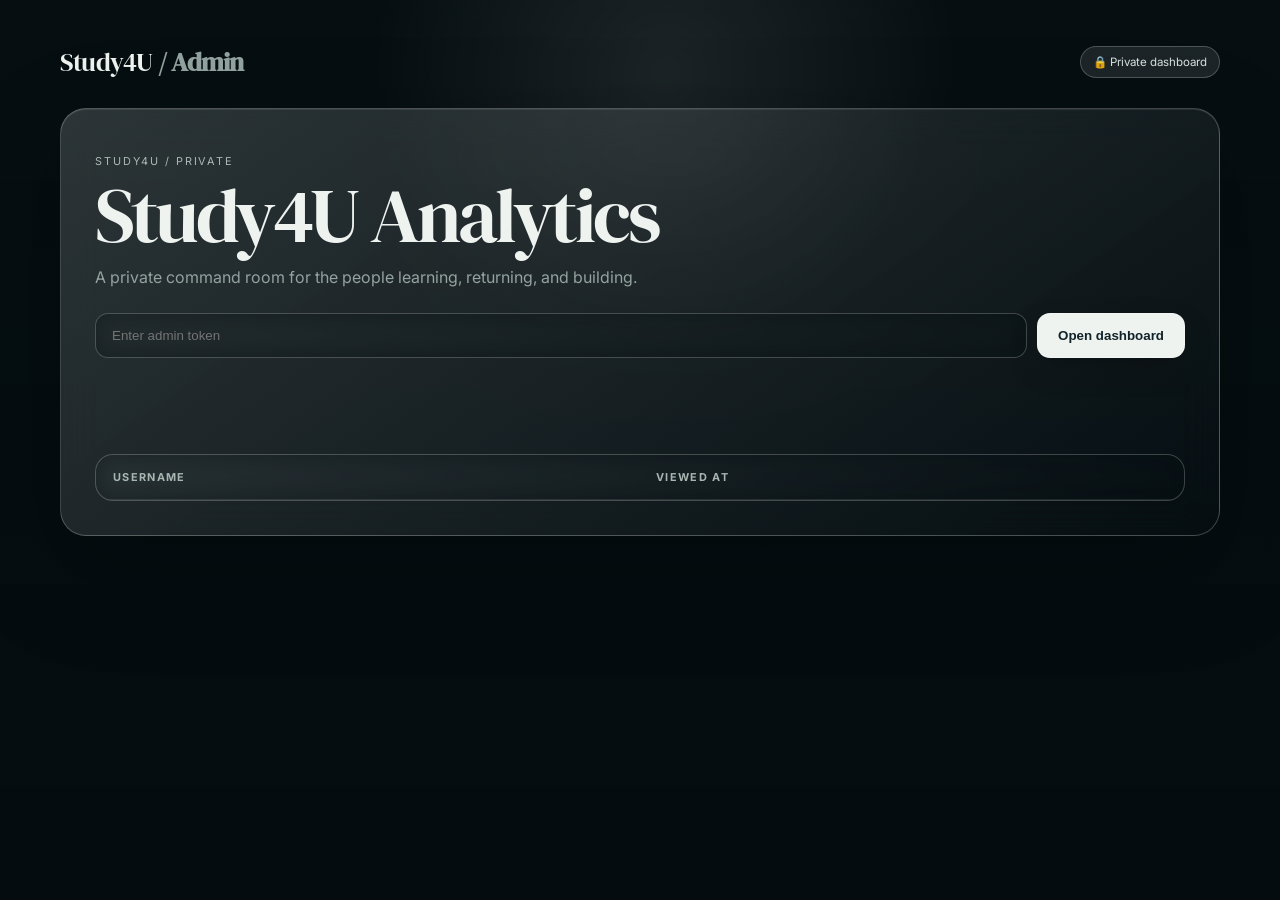
<file: admin.html>
<!DOCTYPE html>
<html lang="en">
<head>
<meta charset="UTF-8">
<meta name="viewport" content="width=device-width,initial-scale=1.0">
<title>Study4U Admin</title>
<style>
@import url('https://fonts.googleapis.com/css2?family=DM+Serif+Display&family=Inter:wght@400;500;600;700&display=swap');
:root{--bg:#071115;--paper:#eef3f0;--muted:#93a39f;--line:rgba(255,255,255,.22);--glass:rgba(231,239,235,.13)}
*{box-sizing:border-box}html{background:#071115}body{margin:0;min-height:100vh;color:var(--paper);font-family:Inter,sans-serif;background:linear-gradient(180deg,rgba(5,12,15,.48),rgba(4,11,14,.74)),url("https://images.unsplash.com/photo-1584335204568-b440757daca1?auto=format&fit=crop&fm=jpg&q=95&w=2200") center/cover fixed}
body:before{content:"";position:fixed;inset:0;pointer-events:none;background:radial-gradient(circle at 52% 8%,rgba(255,255,255,.18),transparent 28%);z-index:-1}
main{width:min(1160px,92%);margin:auto;padding:44px 0 80px}.top{display:flex;justify-content:space-between;align-items:center;margin-bottom:28px}.brand{font:1.6rem "DM Serif Display",serif;letter-spacing:-.03em}.brand span:first-child{color:#f0f5f2}.badge{padding:8px 12px;border:1px solid var(--line);border-radius:999px;background:rgba(235,242,239,.10);backdrop-filter:blur(14px);font-size:.72rem;color:#d8e3df}
.card{position:relative;overflow:hidden;padding:34px;border:1px solid var(--line);border-radius:26px;background:linear-gradient(145deg,rgba(224,233,229,.18),rgba(7,16,20,.36));box-shadow:0 35px 100px rgba(0,0,0,.28),inset 0 1px rgba(255,255,255,.09);backdrop-filter:blur(22px)}
.card:after{content:"";position:absolute;inset:0;pointer-events:none;background:linear-gradient(115deg,transparent 30%,rgba(255,255,255,.06) 50%,transparent 70%);transform:translateX(-100%);animation:sweep 8s ease-in-out infinite}
h1{font:clamp(2.8rem,6vw,5.2rem)/.92 "DM Serif Display",serif;letter-spacing:-.045em;margin:0 0 12px}.muted{color:var(--muted)}.login{display:flex;gap:10px;margin-top:26px;position:relative;z-index:1}.login input{flex:1;background:rgba(4,12,15,.44);color:#f1f6f3;border:1px solid var(--line);padding:14px 16px;border-radius:13px;outline:0;backdrop-filter:blur(12px)}.login input:focus{border-color:rgba(255,255,255,.55);box-shadow:0 0 0 4px rgba(255,255,255,.07)}
button{border:1px solid rgba(255,255,255,.25);border-radius:13px;padding:14px 20px;background:#eef3f0;color:#112329;font-weight:800;cursor:pointer;transition:.25s;box-shadow:0 12px 30px rgba(0,0,0,.15)}button:hover{transform:translateY(-2px);box-shadow:0 18px 40px rgba(0,0,0,.25)}
.stats{display:grid;grid-template-columns:repeat(2,1fr);gap:14px;margin:28px 0}.stat{padding:22px;border:1px solid var(--line);border-radius:18px;background:rgba(235,242,239,.10);backdrop-filter:blur(14px)}.stat small{display:block;color:#9eafaa;text-transform:uppercase;font-size:.68rem;letter-spacing:.12em;margin-bottom:7px}.stat strong{font:2rem "DM Serif Display",serif}
.table-wrap{overflow:auto;border:1px solid var(--line);border-radius:18px;background:rgba(4,12,15,.24);backdrop-filter:blur(12px)}table{width:100%;border-collapse:collapse;min-width:520px}th,td{text-align:left;padding:15px 17px;border-bottom:1px solid rgba(255,255,255,.10)}th{color:#a8b6b2;font-size:.68rem;text-transform:uppercase;letter-spacing:.12em}tr:hover td{background:rgba(255,255,255,.04)}
#message{min-height:24px}.error{color:#ff9b9b!important}.success{color:#b8e4cd!important}
@keyframes sweep{0%,45%{transform:translateX(-100%)}65%,100%{transform:translateX(100%)}}@media(max-width:650px){main{padding-top:24px}.top{align-items:flex-start;flex-direction:column;gap:12px}.login{flex-direction:column}.stats{grid-template-columns:1fr}.card{padding:22px}h1{font-size:3rem}}@media(prefers-reduced-motion:reduce){*{animation:none!important;transition:none!important}}
</style></head>
<body><main>
<div class="top"><div class="brand">Study<span>4U</span> <span style="color:var(--muted);font-weight:600">/ Admin</span></div><div class="badge">🔒 Private dashboard</div></div>
<div class="card">
<p style="letter-spacing:.18em;text-transform:uppercase;font-size:.68rem;color:#aab9b5;margin-bottom:12px">STUDY4U / PRIVATE</p><h1>Study4U Analytics</h1><p class="muted">A private command room for the people learning, returning, and building.</p>
<form id="login" class="login"><input id="token" type="password" placeholder="Enter admin token" autocomplete="current-password" required><button>Open dashboard</button></form>
<p id="message" class="muted"></p><div id="stats" class="stats"></div>
<div class="table-wrap"><table><thead><tr><th>Username</th><th>Viewed at</th></tr></thead><tbody id="rows"></tbody></table></div>
</div></main>
<script>
const WORKER_URL="https://study4u-api.study4u-aj.workers.dev";
const form=document.getElementById("login"),tokenInput=document.getElementById("token"),message=document.getElementById("message"),rows=document.getElementById("rows"),stats=document.getElementById("stats");
form.addEventListener("submit",async e=>{e.preventDefault();const token=tokenInput.value.trim();if(!token)return;message.textContent="Connecting…";message.className="muted";
try{const r=await fetch(WORKER_URL+"/api/admin/visitors",{headers:{Authorization:"Bearer "+token},cache:"no-store"});const data=await r.json();if(!r.ok)throw new Error(data.error||"Request failed");
stats.innerHTML='<div class="stat"><small>Total views</small><strong>'+data.totalViews+'</strong></div><div class="stat"><small>Logged visitors</small><strong>'+data.visitors.length+'</strong></div>';
rows.innerHTML=data.visitors.map(v=>'<tr><td>'+escapeHtml(v.username||"Guest")+'</td><td>'+escapeHtml(v.viewed_at)+'</td></tr>').join("");message.textContent="Dashboard loaded successfully";message.className="success";
}catch(err){rows.innerHTML="";stats.innerHTML="";message.textContent=err.message;message.className="error"}});
function escapeHtml(v){return String(v).replaceAll("&","&amp;").replaceAll("<","&lt;").replaceAll(">","&gt;").replaceAll('"',"&quot;").replaceAll("'","&#039;")}
</script></body></html>
</file>
<file: styles.css>
@import url('https://fonts.googleapis.com/css2?family=Inter:wght@400;500;600;700;800&display=swap');

:root {
  --background: #070b14;
  --surface: #101725;
  --text: #edf2ff;
  --muted: #94a0b8;
  --primary: #7c83ff;
  --primary-dark: #9aa0ff;
  --border: #202a3d;
  --shadow: 0 18px 45px rgba(0, 0, 0, 0.35);
}

* {
  box-sizing: border-box;
  margin: 0;
  padding: 0;
}

html {
  scroll-behavior: smooth;
}

body {
  min-height: 100vh;
  background:
    radial-gradient(circle at top right, rgba(124,131,255,.16) 0, transparent 30%),
    var(--background);
  color: var(--text);
  font-family: 'Inter', sans-serif;
  line-height: 1.6;
}

.hidden {
  display: none !important;
}

.site-header {
  background: rgba(8, 12, 22, 0.88);
  border-bottom: 1px solid var(--border);
  backdrop-filter: blur(12px);
}

.navbar {
  width: min(1120px, 90%);
  min-height: 75px;
  margin: auto;
  display: flex;
  align-items: center;
  justify-content: space-between;
}

.logo {
  color: var(--text);
  font-size: 1.35rem;
  font-weight: 800;
  text-decoration: none;
}

.logo span {
  color: var(--primary);
}

.stats-badge {
  display: flex;
  align-items: center;
  gap: 8px;
  margin-left: auto;
  margin-right: 28px;
  padding: 5px;
  border: 1px solid var(--border);
  border-radius: 13px;
  background: rgba(16, 23, 37, 0.82);
  box-shadow: 0 5px 18px rgba(38, 50, 80, 0.06);
}

.stat-item {
  display: inline-flex;
  align-items: center;
  gap: 5px;
  min-height: 34px;
  padding: 0 9px;
  border-radius: 9px;
  color: var(--muted);
  font-size: 0.76rem;
  font-weight: 700;
  white-space: nowrap;
}

.stat-item strong {
  color: var(--text);
  font-size: 0.78rem;
}

.stat-button {
  border: 0;
  background: transparent;
  font: inherit;
  cursor: pointer;
  transition: 0.2s ease;
}

.stat-button:hover {
  background: #28220d;
  color: #ffd75a;
  transform: translateY(-1px);
}

.stat-button.starred {
  background: #332b0f;
  color: #8a6500;
}

.stat-button.loading {
  opacity: 0.65;
  cursor: wait;
}

.stat-button:disabled {
  cursor: wait;
}

.stats-status {
  padding: 0 7px;
  color: #5ee6a8;
  font-size: 0.65rem;
  font-weight: 800;
  text-transform: uppercase;
  letter-spacing: 0.5px;
}

.nav-links {
  display: flex;
  gap: 28px;
}

.nav-links a {
  color: var(--muted);
  font-size: 0.9rem;
  font-weight: 600;
  text-decoration: none;
}

.nav-links a:hover {
  color: var(--primary);
}

.logout-button {
  border: 0;
  padding: 9px 16px;
  border-radius: 8px;
  background: #32171c;
  color: #ff7585;
  font: inherit;
  font-size: 0.85rem;
  font-weight: 700;
  cursor: pointer;
}

.container {
  width: min(1120px, 90%);
  margin: auto;
}

.hero {
  min-height: 470px;
  display: grid;
  grid-template-columns: 1.4fr 0.8fr;
  align-items: center;
  gap: 70px;
  padding: 75px 0;
}

.eyebrow {
  margin-bottom: 12px;
  color: var(--primary);
  font-size: 0.75rem;
  font-weight: 800;
  letter-spacing: 1.5px;
  text-transform: uppercase;
}

h1 {
  max-width: 650px;
  font-size: clamp(2.5rem, 6vw, 4.7rem);
  line-height: 1.08;
  letter-spacing: -2px;
}

h1 span {
  color: var(--primary);
}

.hero-text {
  max-width: 520px;
  margin: 24px 0 30px;
  color: var(--muted);
  font-size: 1.05rem;
}

.button {
  display: inline-block;
  border: 0;
  padding: 13px 22px;
  border-radius: 10px;
  background: var(--primary);
  color: white;
  font: inherit;
  font-weight: 700;
  text-decoration: none;
  cursor: pointer;
  box-shadow: 0 8px 18px rgba(89, 100, 232, 0.25);
  transition: 0.2s ease;
}

.button:hover {
  background: var(--primary-dark);
  transform: translateY(-2px);
}

.hero-card,
.progress-section,
.account-section {
  background: rgba(16, 23, 37, 0.94);
  border: 1px solid var(--border);
  border-radius: 18px;
  box-shadow: var(--shadow);
}

.hero-card {
  padding: 32px;
}

.card-icon,
.material-icon {
  display: grid;
  width: 52px;
  height: 52px;
  margin-bottom: 20px;
  place-items: center;
  border-radius: 14px;
  font-size: 1.5rem;
}

.card-icon {
  background: #1b2040;
}

.hero-card h2 {
  margin-bottom: 8px;
}

.hero-card p,
.progress-section p,
.section-heading > p:last-child,
.material-card p {
  color: var(--muted);
}

.progress-bar {
  height: 9px;
  margin: 25px 0 8px;
  overflow: hidden;
  border-radius: 20px;
  background: #1d2638;
}

.progress-bar span {
  display: block;
  width: 0%;
  height: 100%;
  border-radius: inherit;
  background: linear-gradient(90deg, var(--primary), #a9adff);
  transition: width 0.4s ease;
}

#progressText {
  color: var(--muted);
  font-size: 0.85rem;
}

.section {
  padding: 35px 0 80px;
}

.section-heading {
  margin-bottom: 25px;
}

.section-heading h2,
.progress-section h2 {
  font-size: 2rem;
}

.filter-buttons {
  display: flex;
  flex-wrap: wrap;
  gap: 10px;
  margin-bottom: 25px;
}

.filter-button {
  border: 1px solid var(--border);
  padding: 9px 14px;
  border-radius: 20px;
  background: #111827;
  color: var(--muted);
  font: inherit;
  font-size: 0.8rem;
  font-weight: 700;
  cursor: pointer;
}

.filter-button.active,
.filter-button:hover {
  border-color: var(--primary);
  background: var(--primary);
  color: white;
}

.material-grid {
  display: grid;
  grid-template-columns: repeat(3, 1fr);
  gap: 20px;
}

.material-card {
  padding: 26px;
  background: var(--surface);
  border: 1px solid var(--border);
  border-radius: 16px;
  box-shadow: var(--shadow);
  transition: transform 0.2s ease;
}

.material-card:hover {
  transform: translateY(-5px);
}

.material-card h3 {
  margin-bottom: 8px;
}

.level {
  display: inline-block;
  margin-bottom: 12px;
  color: var(--primary);
  font-size: 0.72rem;
  font-weight: 800;
  text-transform: uppercase;
}

.complete-button {
  display: block;
  width: 100%;
  margin-top: 18px;
  border: 1px solid var(--primary);
  padding: 10px;
  border-radius: 9px;
  background: white;
  color: var(--primary);
  font: inherit;
  font-size: 0.8rem;
  font-weight: 700;
  cursor: pointer;
}

.complete-button:hover,
.complete-button.completed {
  background: var(--primary);
  color: white;
}

.complete-button:disabled {
  cursor: not-allowed;
  opacity: 0.6;
}

.blue {
  background: #10283b;
}

.purple {
  background: #241b3b;
}

.orange {
  background: #352614;
}

.pink {
  background: #351b2a;
}

.green {
  background: #123126;
}

.dark {
  background: #1c2535;
}

.progress-section {
  display: flex;
  align-items: center;
  justify-content: space-between;
  gap: 30px;
  margin-bottom: 70px;
  padding: 35px;
}

.clock-box {
  min-width: 210px;
  padding: 20px;
  border-radius: 12px;
  background: #171f35;
  text-align: center;
}

.clock-box span,
.clock-box strong {
  display: block;
}

.clock-box span {
  color: var(--muted);
  font-size: 0.8rem;
}

.clock-box strong {
  margin-top: 5px;
  color: var(--primary);
  font-size: 1rem;
}

.account-section {
  max-width: 620px;
  margin: 20px auto 80px;
  padding: 42px;
  position: relative;
  overflow: hidden;
}

.account-section::before {
  content: '🔐';
  position: absolute;
  top: -35px;
  right: 25px;
  font-size: 8rem;
  opacity: 0.07;
  transform: rotate(15deg);
}

.account-section .section-heading {
  position: relative;
  text-align: center;
}

.account-section .section-heading h2 {
  margin-bottom: 8px;
  font-size: 2rem;
}

.account-form {
  position: relative;
  display: grid;
  gap: 9px;
  margin-top: 28px;
}

.account-form label {
  margin-top: 7px;
  color: var(--text);
  font-size: 0.85rem;
  font-weight: 700;
}

.account-form input {
  width: 100%;
  border: 1px solid var(--border);
  padding: 14px 16px;
  border-radius: 11px;
  outline: none;
  background: #0c1321;
  color: var(--text);
  font: inherit;
}

.account-form input:focus {
  border-color: var(--primary);
  background: white;
  box-shadow: 0 0 0 4px rgba(89, 100, 232, 0.13);
}

.account-form .button {
  width: 100%;
  margin-top: 14px;
}

.account-message {
  min-height: 25px;
  margin-top: 20px;
  text-align: center;
  font-size: 0.9rem;
  font-weight: 700;
}

.text-button {
  display: block;
  margin: 10px auto 0;
  border: 0;
  background: transparent;
  color: #d64545;
  font: inherit;
  font-size: 0.8rem;
  font-weight: 700;
  cursor: pointer;
}

.site-footer {
  padding: 25px;
  background: #172033;
  color: #aeb8cc;
  text-align: center;
  font-size: 0.85rem;
}

/* Lesson popup */
.lesson-modal {
  position: fixed;
  z-index: 1000;
  inset: 0;
  display: grid;
  place-items: center;
  padding: 20px;
  background: rgba(0, 0, 0, 0.78);
}

.lesson-window {
  position: relative;
  width: min(720px, 100%);
  max-height: 90vh;
  overflow-y: auto;
  padding: 34px;
  border-radius: 18px;
  background: white;
  box-shadow: 0 25px 80px rgba(0, 0, 0, 0.25);
}

.lesson-window h2 {
  margin-bottom: 25px;
  font-size: 1.8rem;
}

.lesson-window h3 {
  margin: 22px 0 8px;
  color: var(--primary-dark);
}

.lesson-text {
  white-space: pre-line;
}

.lesson-window pre {
  overflow-x: auto;
  padding: 18px;
  border-radius: 10px;
  background: #080c15;
  color: #e8ecff;
  line-height: 1.6;
}

.lesson-window details {
  margin: 20px 0;
  padding: 14px;
  border-radius: 10px;
  background: #171f35;
}

.lesson-window summary {
  color: var(--primary-dark);
  font-weight: 700;
  cursor: pointer;
}

.lesson-close {
  position: absolute;
  top: 14px;
  right: 18px;
  border: 0;
  background: transparent;
  color: var(--muted);
  font-size: 2rem;
  line-height: 1;
  cursor: pointer;
}

.lesson-close:hover {
  color: var(--primary);
}

.modal-complete {
  width: 100%;
  margin-top: 12px;
}

@media (max-width: 760px) {
  .nav-links {
    display: none;
  }

  .stats-badge {
    margin-left: auto;
    margin-right: 10px;
  }

  .stat-label,
  .stats-status {
    display: none;
  }

  .navbar {
    width: 92%;
  }

  .hero {
    grid-template-columns: 1fr;
    gap: 35px;
    padding: 55px 0;
  }

  .material-grid {
    grid-template-columns: 1fr;
  }

  .progress-section {
    align-items: stretch;
    flex-direction: column;
  }

  .clock-box {
    min-width: auto;
  }

  .account-section {
    width: 100%;
    padding: 28px 20px;
  }

  .lesson-window {
    padding: 28px 20px;
  }
}


/* Smooth dark-theme motion */
@keyframes pageIn{from{opacity:0;transform:translateY(14px)}to{opacity:1;transform:none}}
@keyframes floatGlow{0%,100%{transform:translateY(0)}50%{transform:translateY(-7px)}}
@keyframes pulseGlow{0%,100%{box-shadow:0 0 0 0 rgba(124,131,255,.0)}50%{box-shadow:0 0 28px rgba(124,131,255,.16)}}
.hero,.section,.progress-section,.account-section{animation:pageIn .65s ease both}
.hero-card{animation:floatGlow 5s ease-in-out infinite,pulseGlow 4s ease-in-out infinite}
.material-card{animation:pageIn .55s ease both}
.material-card:nth-child(2){animation-delay:.06s}.material-card:nth-child(3){animation-delay:.12s}.material-card:nth-child(4){animation-delay:.18s}
.button,.filter-button,.complete-button,.logout-button,.stat-button{transition:transform .2s ease,box-shadow .2s ease,background .2s ease,filter .2s ease}
.button:hover{box-shadow:0 10px 30px rgba(124,131,255,.28)}
.account-form input{background:#0c1321!important;color:#edf2ff!important;color-scheme:dark}
.account-form input::placeholder{color:#6f7c95}
.account-form input:focus{background:#101a2b!important}
@media(prefers-reduced-motion:reduce){*,*::before,*::after{animation:none!important;transition:none!important}}


/* EXTREME VISUAL MODE */
body{overflow-x:hidden;position:relative;background:#04060d!important}
body::before,body::after{content:"";position:fixed;inset:-25%;z-index:-2;pointer-events:none}
body::before{background:conic-gradient(from 0deg,rgba(124,131,255,.18),transparent 18%,rgba(0,229,255,.10) 35%,transparent 55%,rgba(168,85,247,.14) 75%,transparent 90%);filter:blur(70px);animation:cosmicSpin 18s linear infinite}
body::after{z-index:-1;background-image:radial-gradient(circle,rgba(255,255,255,.7) 1px,transparent 1.5px),radial-gradient(circle,rgba(124,131,255,.55) 1px,transparent 1.5px);background-size:90px 90px,150px 150px;background-position:10px 20px,60px 80px;opacity:.18;animation:starsDrift 25s linear infinite}
.site-header{position:sticky;top:0;z-index:50;background:rgba(4,6,13,.72)!important;border-bottom:1px solid rgba(124,131,255,.22)!important;box-shadow:0 8px 40px rgba(0,0,0,.28)}
.logo{filter:drop-shadow(0 0 12px rgba(124,131,255,.55))}
.hero{position:relative}
.hero::before{content:"";position:absolute;width:380px;height:380px;left:-180px;top:10px;border-radius:50%;background:radial-gradient(circle,rgba(124,131,255,.20),transparent 68%);filter:blur(12px);animation:orb 7s ease-in-out infinite;pointer-events:none}
h1{text-shadow:0 0 35px rgba(124,131,255,.18)}
h1 span{background:linear-gradient(90deg,#7c83ff,#00e5ff,#c084fc,#7c83ff);background-size:300% 100%;-webkit-background-clip:text;background-clip:text;color:transparent;animation:gradientFlow 5s linear infinite}
.hero-card,.account-section,.progress-section,.material-card{position:relative;overflow:hidden;background:linear-gradient(145deg,rgba(16,23,37,.92),rgba(8,13,24,.88))!important;border-color:rgba(124,131,255,.22)!important;box-shadow:0 25px 70px rgba(0,0,0,.42),inset 0 1px rgba(255,255,255,.06)!important}
.hero-card::before,.account-section::before,.progress-section::before,.material-card::before{content:"";position:absolute;inset:-2px;background:linear-gradient(120deg,transparent 20%,rgba(124,131,255,.35),transparent 45%);transform:translateX(-120%);animation:shine 5s ease-in-out infinite;pointer-events:none}
.material-card{transition:transform .35s cubic-bezier(.2,.8,.2,1),box-shadow .35s,border-color .35s!important}
.material-card:hover{transform:translateY(-12px) scale(1.025)!important;border-color:rgba(124,131,255,.6)!important;box-shadow:0 25px 55px rgba(0,0,0,.5),0 0 35px rgba(124,131,255,.14)!important}
.card-icon,.material-icon{box-shadow:0 0 30px rgba(124,131,255,.18);animation:iconFloat 3s ease-in-out infinite}
.button{position:relative;overflow:hidden;background:linear-gradient(90deg,#6269ff,#7c83ff,#00cfff)!important;background-size:200% 100%;animation:buttonFlow 3s linear infinite;box-shadow:0 10px 35px rgba(124,131,255,.32)!important}
.button::after{content:"";position:absolute;inset:0;background:linear-gradient(100deg,transparent,rgba(255,255,255,.35),transparent);transform:translateX(-120%);animation:buttonShine 2.7s infinite}
.button:hover{transform:translateY(-4px) scale(1.025)!important;box-shadow:0 15px 45px rgba(124,131,255,.48)!important}
.stats-badge{box-shadow:0 0 25px rgba(124,131,255,.12),inset 0 1px rgba(255,255,255,.05)!important}
.progress-bar{box-shadow:0 0 18px rgba(124,131,255,.12)}
.progress-bar span{background:linear-gradient(90deg,#6269ff,#00e5ff,#c084fc)!important;background-size:200% 100%;animation:gradientFlow 3s linear infinite;box-shadow:0 0 18px rgba(0,229,255,.35)}
.account-form input{border-color:rgba(124,131,255,.24)!important;box-shadow:inset 0 0 20px rgba(0,0,0,.15);transition:.25s}
.account-form input:focus{transform:translateY(-2px);border-color:#7c83ff!important;box-shadow:0 0 0 4px rgba(124,131,255,.12),0 0 30px rgba(124,131,255,.12)!important}
@keyframes cosmicSpin{to{transform:rotate(360deg)}}
@keyframes starsDrift{to{transform:translate3d(80px,120px,0)}}
@keyframes orb{0%,100%{transform:translate(0,0) scale(1)}50%{transform:translate(60px,40px) scale(1.18)}}
@keyframes gradientFlow{to{background-position:300% 0}}
@keyframes shine{0%,55%{transform:translateX(-120%)}75%,100%{transform:translateX(120%)}}
@keyframes iconFloat{0%,100%{transform:translateY(0) rotate(0)}50%{transform:translateY(-6px) rotate(2deg)}}
@keyframes buttonFlow{to{background-position:200% 0}}
@keyframes buttonShine{0%,35%{transform:translateX(-120%)}65%,100%{transform:translateX(120%)}}
@media(prefers-reduced-motion:reduce){body::before,body::after,*{animation:none!important;transition:none!important}}


/* LUXURY CINEMATIC MODE */
@import url('https://fonts.googleapis.com/css2?family=DM+Serif+Display&family=Inter:wght@400;500;600;700&display=swap');
:root{--lux-black:#050505;--lux-panel:#0c0c0b;--lux-gold:#c8a96b;--lux-gold2:#f0d99a;--lux-line:rgba(200,169,107,.24)}
body{background:radial-gradient(circle at 50% 0,rgba(200,169,107,.08),transparent 34%),#050505!important;color:#f4f0e7;letter-spacing:.01em}
body::before{background:radial-gradient(circle at 50% 20%,rgba(200,169,107,.10),transparent 28%)!important;filter:blur(80px)!important;animation:luxBreath 9s ease-in-out infinite!important}
body::after{background-image:linear-gradient(rgba(255,255,255,.018) 1px,transparent 1px),linear-gradient(90deg,rgba(255,255,255,.018) 1px,transparent 1px)!important;background-size:70px 70px!important;opacity:.35!important;animation:none!important}
.site-header{background:rgba(5,5,5,.82)!important;border-bottom:1px solid var(--lux-line)!important}
.logo{font-family:'DM Serif Display',serif;font-size:1.55rem;letter-spacing:.02em;filter:none}
.logo span{color:var(--lux-gold)}
.nav-links a{color:#aaa39a!important;transition:.35s}
.nav-links a:hover{color:var(--lux-gold)!important}
.stats-badge{border-color:var(--lux-line)!important;background:rgba(12,12,11,.8)!important}
.eyebrow,.level{color:var(--lux-gold)!important;letter-spacing:2.4px}
h1{font-family:'DM Serif Display',Georgia,serif;font-weight:400;font-size:clamp(3.2rem,7vw,6.7rem);letter-spacing:-.035em;line-height:.98;text-shadow:none}
h1 span{background:linear-gradient(100deg,#9f824c,#f0d99a,#b89457,#f0d99a);background-size:250% auto;-webkit-background-clip:text;background-clip:text;color:transparent;animation:goldFlow 7s linear infinite}
.hero-text{color:#aaa39a!important;font-size:1.08rem;max-width:550px}
.button{background:linear-gradient(135deg,#a9854d,#d8bd7e,#a9854d)!important;background-size:200% 100%!important;color:#080705!important;border-radius:3px!important;padding:15px 28px!important;letter-spacing:.05em;text-transform:uppercase;font-size:.75rem;box-shadow:0 12px 35px rgba(200,169,107,.16)!important;animation:none}
.button:hover{background-position:100% 0!important;transform:translateY(-3px)!important;box-shadow:0 18px 45px rgba(200,169,107,.25)!important}
.hero-card,.progress-section,.account-section,.material-card{background:linear-gradient(145deg,#11110f,#090908)!important;border-color:var(--lux-line)!important;border-radius:3px!important;box-shadow:0 30px 80px rgba(0,0,0,.55),inset 0 1px rgba(255,255,255,.035)!important}
.hero-card{padding:38px}
.hero-card::before,.account-section::before,.progress-section::before,.material-card::before{background:linear-gradient(90deg,transparent,rgba(200,169,107,.16),transparent)!important;animation:luxShine 8s ease-in-out infinite!important}
.card-icon,.material-icon{background:rgba(200,169,107,.08)!important;border:1px solid var(--lux-line);border-radius:2px!important;box-shadow:none!important}
.material-grid{gap:24px}
.material-card{transition:transform .55s cubic-bezier(.2,.7,.2,1),border-color .4s,box-shadow .4s!important}
.material-card:hover{transform:translateY(-8px)!important;border-color:rgba(240,217,154,.55)!important;box-shadow:0 30px 70px rgba(0,0,0,.65),0 0 35px rgba(200,169,107,.08)!important}
.filter-button{background:#090908!important;border-color:var(--lux-line)!important;border-radius:2px!important}
.filter-button.active,.filter-button:hover{background:var(--lux-gold)!important;border-color:var(--lux-gold)!important;color:#080705!important}
.progress-bar{background:#1a1814!important;height:5px}
.progress-bar span{background:linear-gradient(90deg,#8f713f,#f0d99a)!important;box-shadow:0 0 18px rgba(200,169,107,.22)!important}
.clock-box{background:#0a0a09!important;border:1px solid var(--lux-line);border-radius:2px}
.clock-box strong{color:var(--lux-gold)!important}
.account-section .section-heading h2,.section-heading h2,.progress-section h2{font-family:'DM Serif Display',serif;font-weight:400}
.account-form input{background:#080807!important;border-color:rgba(200,169,107,.2)!important;color:#f4f0e7!important;border-radius:2px!important}
.account-form input:focus{border-color:var(--lux-gold)!important;box-shadow:0 0 0 3px rgba(200,169,107,.08)!important}
.complete-button{background:#0a0a09!important;color:var(--lux-gold)!important;border-color:var(--lux-line)!important;border-radius:2px!important}
.complete-button:hover,.complete-button.completed{background:var(--lux-gold)!important;color:#080705!important}
.site-footer{background:#030303!important;border-top:1px solid var(--lux-line);color:#777168}
.lesson-window{background:#0d0d0c!important;color:#f4f0e7;border:1px solid var(--lux-line);border-radius:3px}
.lesson-window h3,.lesson-window summary{color:var(--lux-gold)!important}
.lesson-window details{background:#151411!important}
.lesson-window pre{background:#030303!important}
@keyframes luxBreath{0%,100%{opacity:.55;transform:scale(1)}50%{opacity:1;transform:scale(1.08)}}
@keyframes goldFlow{to{background-position:250% center}}
@keyframes luxShine{0%,65%{transform:translateX(-130%)}85%,100%{transform:translateX(130%)}}


/* CHERRY BLOSSOM LUXURY BACKDROP */
body{
  background:
    linear-gradient(180deg,rgba(3,3,3,.48),rgba(3,3,3,.82) 70%,#050505 100%),
    url("https://images.unsplash.com/photo-1712239451066-ebdd7e341948?auto=format&fit=crop&fm=jpg&q=82&w=2400") center top/cover fixed no-repeat!important;
}
body::before{
  inset:0!important;
  background:
    radial-gradient(circle at 72% 22%,rgba(200,169,107,.10),transparent 24%),
    linear-gradient(90deg,rgba(0,0,0,.58),transparent 48%,rgba(0,0,0,.42))!important;
  filter:none!important;
  animation:luxBackdrop 10s ease-in-out infinite!important;
}
body::after{
  inset:0!important;
  background-image:
    radial-gradient(circle at 12% 28%,rgba(245,170,190,.5) 0 2px,transparent 3px),
    radial-gradient(circle at 78% 18%,rgba(245,170,190,.4) 0 2px,transparent 3px),
    radial-gradient(circle at 42% 62%,rgba(245,170,190,.32) 0 1.5px,transparent 3px),
    radial-gradient(circle at 88% 70%,rgba(245,170,190,.38) 0 2px,transparent 3px)!important;
  background-size:320px 420px,410px 520px,280px 360px,500px 600px!important;
  opacity:.42!important;
  animation:petalDrift 16s linear infinite!important;
}
.hero{min-height:590px}
.hero-card{backdrop-filter:blur(8px)}
@keyframes luxBackdrop{0%,100%{opacity:.82}50%{opacity:1}}
@keyframes petalDrift{0%{transform:translate3d(0,-10px,0)}50%{transform:translate3d(-18px,35px,0)}100%{transform:translate3d(12px,80px,0)}}
@media(max-width:760px){
  body{background-position:58% top!important;background-attachment:scroll!important}
  .hero{min-height:auto}
}


/* ULTRA-PREMIUM WATCH-BRAND DIRECTION */
:root{
  --lux-gold:#b99a5b;
  --lux-gold2:#e5cc91;
  --lux-ivory:#f4f0e7;
  --lux-muted:#a7a197;
  --lux-black:#030303;
}
body{
  font-family:'Inter',sans-serif;
  background-color:#030303!important;
}
.site-header{
  min-height:84px;
  background:rgba(3,3,3,.76)!important;
  border-bottom:1px solid rgba(229,204,145,.18)!important;
  backdrop-filter:blur(18px) saturate(110%);
}
.navbar{min-height:84px;width:min(1280px,92%)}
.logo{
  position:relative;
  font-family:'DM Serif Display',Georgia,serif;
  font-size:1.7rem;
  letter-spacing:.025em;
}
.logo::after{
  content:"";
  position:absolute;
  left:0;bottom:-8px;
  width:30px;height:1px;
  background:var(--lux-gold2);
}
.stats-badge{
  border:0!important;
  border-left:1px solid rgba(229,204,145,.18)!important;
  border-radius:0!important;
  background:transparent!important;
  box-shadow:none!important;
  padding-left:22px;
}
.nav-links{gap:38px}
.nav-links a{
  position:relative;
  font-size:.72rem;
  letter-spacing:1.4px;
  text-transform:uppercase;
}
.nav-links a::after{
  content:"";
  position:absolute;
  left:50%;bottom:-9px;
  width:0;height:1px;
  background:var(--lux-gold2);
  transition:.4s ease;
  transform:translateX(-50%);
}
.nav-links a:hover::after{width:100%}
.hero{
  width:min(1280px,92%);
  min-height:690px;
  grid-template-columns:1.25fr .75fr;
  gap:90px;
  padding:110px 0 95px;
}
.hero::after{
  content:"";
  position:absolute;
  left:0;bottom:62px;
  width:110px;height:1px;
  background:linear-gradient(90deg,var(--lux-gold2),transparent);
}
.eyebrow{
  display:flex;
  align-items:center;
  gap:14px;
  font-size:.66rem!important;
  letter-spacing:3px!important;
}
.eyebrow::before{
  content:"";
  width:38px;height:1px;
  background:var(--lux-gold);
}
h1{
  max-width:760px;
  font-size:clamp(4rem,8vw,7.8rem)!important;
  line-height:.9!important;
  letter-spacing:-.045em!important;
  margin:18px 0 0;
}
.hero-text{
  margin:34px 0 38px;
  max-width:500px;
  font-size:.98rem;
  line-height:1.9;
  color:#bbb5ab!important;
}
.button{
  padding:17px 32px!important;
  min-width:175px;
  border:1px solid rgba(255,240,190,.45)!important;
  font-size:.68rem!important;
  letter-spacing:2px!important;
  box-shadow:0 14px 40px rgba(0,0,0,.38),inset 0 1px rgba(255,255,255,.3)!important;
}
.hero-card{
  min-height:360px;
  display:flex;
  flex-direction:column;
  justify-content:center;
  padding:48px!important;
  border-color:rgba(229,204,145,.28)!important;
  background:linear-gradient(145deg,rgba(11,11,10,.82),rgba(3,3,3,.7))!important;
}
.hero-card::after{
  content:"";
  position:absolute;
  inset:12px;
  border:1px solid rgba(229,204,145,.08);
  pointer-events:none;
}
.hero-card h2{
  font-family:'DM Serif Display',serif;
  font-weight:400;
  font-size:2rem;
}
.section{padding:80px 0 110px}
.section-heading h2,.progress-section h2,.account-section .section-heading h2{
  font-size:clamp(2.2rem,4vw,3.4rem)!important;
}
.material-card{
  min-height:260px;
  padding:32px!important;
  background:linear-gradient(145deg,rgba(12,12,11,.92),rgba(4,4,4,.9))!important;
}
.material-card h3{font-family:'DM Serif Display',serif;font-size:1.45rem;font-weight:400}
.material-card p{font-size:.88rem;line-height:1.8}
.material-card .level{font-size:.6rem;letter-spacing:2px}
.progress-section{padding:48px!important}
.account-section{border-color:rgba(229,204,145,.25)!important}
.site-footer{
  padding:45px 25px!important;
  background:#020202!important;
  letter-spacing:1px;
}
@media(max-width:760px){
  .site-header,.navbar{min-height:72px}
  .hero{min-height:620px;padding:80px 0 70px;gap:45px}
  h1{font-size:clamp(3.4rem,16vw,5rem)!important}
  .hero-card{min-height:300px}
  .nav-links{display:none}
  .stats-badge{margin-left:auto}
}


/* MASTER QUOTE */
.master-quote{
  padding:95px 20px 105px;
  text-align:center;
}
.master-quote blockquote{
  max-width:900px;
  margin:0 auto;
  font-family:'DM Serif Display',Georgia,serif;
  font-size:clamp(2rem,4.5vw,4rem);
  line-height:1.15;
  font-weight:400;
  font-style:italic;
  color:#eee8dc;
  letter-spacing:-.025em;
}
.master-quote p{
  margin-top:22px;
  color:#a79e90;
  font-size:.65rem;
  letter-spacing:3px;
  text-transform:uppercase;
}
.quote-line{
  width:70px;
  height:1px;
  margin:0 auto 30px;
  background:linear-gradient(90deg,transparent,var(--lux-gold2),transparent);
}
.master-quote .quote-line:last-child{margin:30px auto 0}


/* PREMIUM FOOTER + GITHUB CTA */
.site-footer{
  padding:72px 24px 55px!important;
  background:linear-gradient(180deg,#030303,#010101)!important;
  border-top:1px solid rgba(229,204,145,.18);
  text-align:center;
}
.footer-inner{
  width:min(760px,100%);
  margin:auto;
}
.footer-brand{
  color:#eee8dc;
  font-family:'DM Serif Display',Georgia,serif;
  font-size:1.5rem;
}
.footer-tagline{
  margin-top:8px;
  color:var(--lux-gold2);
  font-size:.65rem;
  letter-spacing:3px;
  text-transform:uppercase;
}
.footer-copy{
  max-width:520px;
  margin:20px auto 28px;
  color:#817b72;
  font-size:.82rem;
  line-height:1.8;
}
.github-follow{
  display:inline-flex;
  align-items:center;
  justify-content:center;
  gap:14px;
  min-width:235px;
  padding:14px 24px;
  border:1px solid rgba(229,204,145,.4);
  color:#e8d6a7;
  background:rgba(200,169,107,.035);
  text-decoration:none;
  text-transform:uppercase;
  letter-spacing:1.8px;
  font-size:.65rem;
  font-weight:700;
  transition:all .4s ease;
}
.github-follow span:last-child{
  font-size:1rem;
  transition:transform .4s ease;
}
.github-follow:hover{
  background:linear-gradient(135deg,#a9854d,#d8bd7e);
  border-color:#d8bd7e;
  color:#080705;
  transform:translateY(-3px);
  box-shadow:0 14px 35px rgba(200,169,107,.16);
}
.github-follow:hover span:last-child{transform:translate(3px,-3px)}


/* CINEMATIC GITHUB FOLLOW PROMO */
.github-promo{
  position:relative;
  width:min(1120px,calc(100% - 40px));
  margin:55px auto 0;
  padding:1px;
  overflow:hidden;
  background:linear-gradient(120deg,rgba(229,204,145,.08),rgba(229,204,145,.5),rgba(255,255,255,.08),rgba(229,204,145,.28));
}
.github-promo::before{
  content:"";
  position:absolute;
  inset:0;
  background:
    radial-gradient(circle at 15% 50%,rgba(229,190,116,.12),transparent 30%),
    radial-gradient(circle at 85% 30%,rgba(255,214,166,.07),transparent 28%);
  pointer-events:none;
}
.github-promo-content{
  position:relative;
  z-index:1;
  padding:72px 28px 76px;
  text-align:center;
  background:
    linear-gradient(135deg,rgba(18,15,11,.98),rgba(5,5,5,.98)),
    #050505;
  box-shadow:inset 0 1px 0 rgba(255,255,255,.035);
}
.github-promo-kicker{
  display:block;
  margin-bottom:18px;
  color:var(--lux-gold2);
  font-size:.58rem;
  font-weight:700;
  letter-spacing:4px;
  text-transform:uppercase;
}
.github-promo h2{
  margin:0;
  font-family:'DM Serif Display',Georgia,serif;
  font-size:clamp(2.4rem,5vw,4.8rem);
  font-weight:400;
  line-height:1;
  letter-spacing:-.035em;
  color:#f1eadf;
}
.github-promo p{
  max-width:570px;
  margin:22px auto 30px;
  color:#91897e;
  font-size:.9rem;
  line-height:1.8;
}
.github-promo-button{
  display:inline-flex;
  align-items:center;
  gap:13px;
  padding:15px 25px;
  border:1px solid rgba(229,204,145,.48);
  background:linear-gradient(135deg,rgba(205,174,111,.13),rgba(255,255,255,.025));
  color:#ead7aa;
  text-decoration:none;
  text-transform:uppercase;
  letter-spacing:1.7px;
  font-size:.63rem;
  font-weight:700;
  box-shadow:0 0 0 1px rgba(255,255,255,.015),0 18px 45px rgba(0,0,0,.35);
  transition:transform .45s ease,box-shadow .45s ease,background .45s ease,color .45s ease;
}
.github-mark{
  width:23px;
  height:23px;
  display:grid;
  place-items:center;
  border:1px solid rgba(229,204,145,.35);
  border-radius:50%;
  font-size:.75rem;
}
.github-promo-button span:last-child{
  font-size:1rem;
  transition:transform .45s ease;
}
.github-promo-button:hover{
  transform:translateY(-4px);
  background:linear-gradient(135deg,#b18b50,#e1c584);
  color:#090806;
  box-shadow:0 20px 55px rgba(205,174,111,.2);
}
.github-promo-button:hover span:last-child{transform:translate(4px,-3px)}
@media(max-width:600px){
  .github-promo{width:calc(100% - 28px);margin-top:38px}
  .github-promo-content{padding:55px 20px 58px}
  .github-promo p{font-size:.82rem}
}


/* FINAL GITHUB PROMO FIX */
html,body{max-width:100%;overflow-x:hidden!important}
.github-promo{
  display:block!important;
  position:relative!important;
  width:100%!important;
  max-width:1120px!important;
  margin:20px auto 0!important;
  padding:1px!important;
  box-sizing:border-box!important;
  overflow:hidden!important;
  background:linear-gradient(110deg,transparent,rgba(229,204,145,.5),transparent)!important;
}
.github-promo-inner{
  display:flex!important;
  flex-direction:column!important;
  align-items:center!important;
  justify-content:center!important;
  min-height:390px!important;
  padding:70px 24px!important;
  box-sizing:border-box!important;
  text-align:center!important;
  background:
    radial-gradient(circle at 50% 0,rgba(229,204,145,.12),transparent 45%),
    linear-gradient(180deg,#0c0b09,#030303)!important;
}
.github-promo-kicker{
  display:block!important;
  margin:0 0 18px!important;
  color:#e5cc91!important;
  font-family:Inter,sans-serif!important;
  font-size:.58rem!important;
  font-weight:700!important;
  letter-spacing:4px!important;
  text-transform:uppercase!important;
}
.github-promo-rule{
  width:52px!important;
  height:1px!important;
  margin:0 auto 28px!important;
  background:#b99a5b!important;
}
.github-promo h2{
  display:block!important;
  margin:0!important;
  max-width:800px!important;
  color:#f4f0e7!important;
  font-family:'DM Serif Display',Georgia,serif!important;
  font-size:clamp(2.8rem,6vw,5.4rem)!important;
  font-weight:400!important;
  line-height:.98!important;
  letter-spacing:-.04em!important;
}
.github-promo h2 em{
  color:#d7bb78!important;
  font-style:italic!important;
}
.github-promo p{
  display:block!important;
  max-width:560px!important;
  margin:24px auto 30px!important;
  color:#9c958a!important;
  font-family:Inter,sans-serif!important;
  font-size:.82rem!important;
  line-height:1.8!important;
  text-align:center!important;
}
.github-promo-button{
  display:inline-flex!important;
  align-items:center!important;
  justify-content:center!important;
  gap:18px!important;
  min-width:245px!important;
  padding:16px 25px!important;
  border:1px solid rgba(229,204,145,.55)!important;
  border-radius:0!important;
  background:rgba(229,204,145,.04)!important;
  color:#ead7aa!important;
  font-family:Inter,sans-serif!important;
  font-size:.62rem!important;
  font-weight:700!important;
  letter-spacing:2px!important;
  text-transform:uppercase!important;
  text-decoration:none!important;
  box-shadow:inset 0 0 0 1px rgba(255,255,255,.025),0 15px 45px rgba(0,0,0,.4)!important;
  transition:all .4s ease!important;
}
.github-promo-button b{
  color:#e5cc91!important;
  font-size:1rem!important;
  font-weight:400!important;
  transition:transform .4s ease!important;
}
.github-promo-button:hover{
  transform:translateY(-3px)!important;
  background:linear-gradient(135deg,#b99a5b,#e5cc91)!important;
  color:#080705!important;
  box-shadow:0 18px 50px rgba(185,154,91,.2)!important;
}
.github-promo-button:hover b{
  color:#080705!important;
  transform:translate(4px,-3px)!important;
}
.site-footer{
  display:block!important;
  width:100%!important;
  max-width:none!important;
  margin:0!important;
  padding:48px 20px 58px!important;
  box-sizing:border-box!important;
  text-align:center!important;
  background:#020202!important;
  border-top:1px solid rgba(229,204,145,.12)!important;
}
.site-footer .footer-brand{
  display:block!important;
  margin:0!important;
  color:#eee8dc!important;
  font-family:'DM Serif Display',Georgia,serif!important;
  font-size:1.25rem!important;
}
.site-footer .footer-tagline{
  display:block!important;
  margin:9px 0 0!important;
  color:#b99a5b!important;
  font-size:.58rem!important;
  letter-spacing:3px!important;
  text-transform:uppercase!important;
}
.site-footer .footer-copy{
  display:block!important;
  max-width:540px!important;
  margin:17px auto 0!important;
  color:#716b62!important;
  font-size:.75rem!important;
  line-height:1.8!important;
}
@media(max-width:760px){
  .github-promo{width:calc(100% - 24px)!important;margin-top:10px!important}
  .github-promo-inner{min-height:340px!important;padding:55px 18px!important}
  .github-promo h2{font-size:clamp(2.5rem,13vw,4rem)!important}
  .github-promo p{font-size:.76rem!important}
  .github-promo-button{min-width:220px!important}
}


/* =========================================================
   MOBILE-FIRST POLISH — FINAL RESPONSIVE PASS
   ========================================================= */
@media (max-width: 760px){
  html,body{
    width:100%;
    max-width:100%;
    overflow-x:hidden!important;
  }

  .site-header{
    position:sticky;
    top:0;
    z-index:100;
  }

  .navbar{
    width:100%!important;
    min-height:68px!important;
    padding:0 16px!important;
    gap:10px!important;
    flex-wrap:wrap;
  }

  .logo{
    flex:0 0 auto;
    font-size:1.35rem!important;
  }

  .logo::after{bottom:-5px}

  .stats-badge{
    order:2;
    margin:0 0 0 auto!important;
    padding:0!important;
    border-left:0!important;
    gap:2px!important;
    max-width:58%;
    overflow:hidden;
  }

  .stat-item{
    min-height:30px!important;
    padding:0 5px!important;
    gap:3px!important;
    font-size:.65rem!important;
  }

  .stat-label{display:none}

  .stats-status{
    display:none!important;
  }

  .nav-links{
    display:none!important;
  }

  .logout-button{
    position:absolute;
    top:76px;
    right:16px;
    z-index:20;
  }

  .container{
    width:calc(100% - 28px)!important;
    max-width:none!important;
  }

  .hero{
    width:calc(100% - 28px)!important;
    min-height:auto!important;
    display:flex!important;
    flex-direction:column!important;
    align-items:stretch!important;
    gap:42px!important;
    padding:68px 0 65px!important;
  }

  .hero::after{display:none}

  .eyebrow{
    margin-bottom:10px!important;
    font-size:.56rem!important;
    letter-spacing:2.2px!important;
    gap:9px!important;
  }

  .eyebrow::before{
    width:24px!important;
  }

  h1{
    max-width:100%!important;
    margin-top:12px!important;
    font-size:clamp(3.05rem,14vw,4.6rem)!important;
    line-height:.93!important;
    letter-spacing:-.055em!important;
    overflow-wrap:break-word;
  }

  .hero-text{
    max-width:100%!important;
    margin:25px 0 28px!important;
    font-size:.86rem!important;
    line-height:1.8!important;
  }

  .button{
    width:100%!important;
    min-width:0!important;
    padding:15px 18px!important;
    text-align:center!important;
  }

  .hero-card{
    width:100%!important;
    min-height:0!important;
    padding:30px 24px!important;
  }

  .hero-card::after{
    inset:8px!important;
  }

  .hero-card h2{
    font-size:1.55rem!important;
  }

  .hero-card p{
    font-size:.82rem!important;
  }

  .master-quote{
    width:calc(100% - 28px)!important;
    padding:62px 8px 72px!important;
  }

  .master-quote blockquote{
    font-size:clamp(1.8rem,9vw,2.8rem)!important;
    line-height:1.12!important;
  }

  .master-quote p{
    font-size:.54rem!important;
    letter-spacing:2px!important;
  }

  .account-section{
    width:calc(100% - 28px)!important;
    max-width:none!important;
    margin:10px auto 60px!important;
    padding:30px 20px!important;
  }

  .account-section .section-heading h2,
  .section-heading h2,
  .progress-section h2{
    font-size:clamp(2rem,9vw,2.8rem)!important;
    line-height:1.05!important;
  }

  .account-form{
    margin-top:22px!important;
  }

  .account-form input{
    padding:13px 14px!important;
    font-size:.9rem!important;
  }

  .progress-section{
    width:calc(100% - 28px)!important;
    display:flex!important;
    flex-direction:column!important;
    align-items:stretch!important;
    gap:25px!important;
    margin-bottom:50px!important;
    padding:27px 21px!important;
  }

  .clock-box{
    width:100%!important;
    min-width:0!important;
  }

  .section{
    width:calc(100% - 28px)!important;
    padding:35px 0 65px!important;
  }

  .section-heading{
    margin-bottom:20px!important;
  }

  .filter-buttons{
    display:grid!important;
    grid-template-columns:repeat(2,minmax(0,1fr))!important;
    gap:7px!important;
    margin-bottom:22px!important;
  }

  .filter-button{
    width:100%!important;
    min-width:0!important;
    padding:9px 6px!important;
    font-size:.64rem!important;
    border-radius:2px!important;
  }

  .material-grid{
    grid-template-columns:1fr!important;
    gap:14px!important;
  }

  .material-card{
    min-height:0!important;
    padding:24px 20px!important;
  }

  .material-card h3{
    font-size:1.35rem!important;
  }

  .material-card p{
    font-size:.82rem!important;
  }

  .complete-button{
    padding:11px!important;
  }

  .github-promo{
    width:calc(100% - 28px)!important;
    margin:5px auto 0!important;
  }

  .github-promo-inner{
    min-height:0!important;
    padding:58px 18px 62px!important;
  }

  .github-promo-kicker{
    font-size:.5rem!important;
    letter-spacing:3px!important;
  }

  .github-promo-rule{
    margin-bottom:22px!important;
  }

  .github-promo h2{
    max-width:100%!important;
    font-size:clamp(2.45rem,13vw,4rem)!important;
    line-height:.97!important;
  }

  .github-promo p{
    max-width:330px!important;
    margin:20px auto 26px!important;
    font-size:.76rem!important;
    line-height:1.75!important;
  }

  .github-promo-button{
    width:100%!important;
    min-width:0!important;
    padding:15px 12px!important;
    gap:11px!important;
    font-size:.56rem!important;
    letter-spacing:1.5px!important;
  }

  .site-footer{
    padding:43px 18px 48px!important;
  }

  .site-footer .footer-brand{
    font-size:1.18rem!important;
  }

  .site-footer .footer-tagline{
    font-size:.52rem!important;
    letter-spacing:2.4px!important;
  }

  .site-footer .footer-copy{
    max-width:330px!important;
    font-size:.7rem!important;
  }

  .lesson-modal{
    padding:12px!important;
  }

  .lesson-window{
    width:100%!important;
    max-height:88vh!important;
    padding:24px 18px!important;
    border-radius:4px!important;
  }

  .lesson-window pre{
    font-size:.76rem!important;
  }
}

@media (max-width: 420px){
  .navbar{
    padding:0 12px!important;
  }

  .logo{
    font-size:1.2rem!important;
  }

  .stats-badge{
    max-width:62%!important;
  }

  .stat-item{
    font-size:.58rem!important;
    padding:0 3px!important;
  }

  .hero{
    padding-top:55px!important;
  }

  h1{
    font-size:clamp(2.85rem,14.5vw,3.8rem)!important;
  }

  .hero-card{
    padding:26px 20px!important;
  }

  .account-section,
  .progress-section{
    padding-left:17px!important;
    padding-right:17px!important;
  }

  .github-promo-inner{
    padding:50px 15px 54px!important;
  }

  .github-promo h2{
    font-size:clamp(2.25rem,13vw,3.3rem)!important;
  }

  .github-promo-button{
    font-size:.52rem!important;
    letter-spacing:1.2px!important;
  }
}


/* =========================================================
   STUDYHUB EXPANSION — DASHBOARD / SEARCH / ACHIEVEMENTS
   ========================================================= */
.learning-dashboard,.continue-section,.challenge-section,.achievements-section{
  width:min(1120px,92%);
  margin:0 auto;
}
.learning-dashboard{padding:30px 0 55px}
.dashboard-heading{
  display:flex;align-items:end;justify-content:space-between;gap:25px;margin-bottom:24px;
}
.dashboard-heading h2,.continue-card h2,.challenge-card h2{
  margin:8px 0 0;font-family:'DM Serif Display',Georgia,serif;font-weight:400;
  font-size:clamp(2rem,4vw,3.3rem);line-height:1;
}
.mini-action,.outline-button{
  border:1px solid rgba(229,204,145,.38);background:rgba(229,204,145,.04);color:#ead7aa;
  padding:12px 16px;text-transform:uppercase;letter-spacing:1.5px;font-size:.58rem;font-weight:700;cursor:pointer;
}
.mini-action:hover,.outline-button:hover{background:rgba(229,204,145,.12);border-color:#e5cc91}
.dashboard-grid{display:grid;grid-template-columns:1.45fr 1fr 1fr;gap:14px}
.dashboard-card{
  min-height:170px;padding:27px;border:1px solid rgba(229,204,145,.2);
  background:linear-gradient(145deg,rgba(25,22,17,.72),rgba(5,5,4,.8));display:flex;flex-direction:column;justify-content:center;
}
.dashboard-main{justify-content:space-between}
.dashboard-label{font-size:.57rem;letter-spacing:2.5px;text-transform:uppercase;color:#a9a092}
.dashboard-card strong{margin-top:8px;font-family:'DM Serif Display',Georgia,serif;font-size:2rem;font-weight:400;color:#f6f0e4}
.dashboard-card small{margin-top:9px;color:#888176;font-size:.7rem;line-height:1.5}
.dashboard-icon{font-size:1.15rem;margin-bottom:14px;color:#e5cc91}
.dashboard-progress{height:3px;background:rgba(255,255,255,.08);margin-top:22px;overflow:hidden}
.dashboard-progress span{display:block;width:0;height:100%;background:linear-gradient(90deg,#a9854d,#f0d898);transition:width .7s ease}
.dashboard-meta{display:flex;justify-content:space-between;margin-top:10px;color:#bdb4a6;font-size:.65rem;letter-spacing:1px}
.continue-section{padding:5px 0 40px}
.continue-card{
  display:flex;align-items:center;justify-content:space-between;gap:35px;padding:38px;
  border:1px solid rgba(229,204,145,.28);
  background:linear-gradient(100deg,rgba(229,204,145,.09),rgba(8,8,7,.88));
}
.continue-card p:not(.eyebrow),.challenge-card p:not(.eyebrow){color:#a9a195;font-size:.84rem;line-height:1.7}
.challenge-section{padding:0 0 80px}
.challenge-card{
  display:grid;grid-template-columns:auto 1fr auto;align-items:center;gap:28px;
  padding:30px;border-top:1px solid rgba(229,204,145,.2);border-bottom:1px solid rgba(229,204,145,.2);
}
.challenge-number{font-family:'DM Serif Display',serif;font-size:2.4rem;color:#6f5a38}
.challenge-copy h2{font-size:2rem}
.lessons-heading{display:flex;align-items:end;justify-content:space-between;gap:30px}
.search-box{
  display:flex;align-items:center;gap:10px;width:min(330px,100%);height:44px;
  border:1px solid rgba(229,204,145,.28);background:rgba(255,255,255,.025);padding:0 13px;color:#cdb77e;
}
.search-box input{width:100%;border:0;outline:0;background:transparent;color:#f4efe5;font:inherit;font-size:.72rem}
.search-box input::placeholder{color:#716b62}
.search-empty{text-align:center;color:#928a7f;padding:35px 0}
.achievements-section{padding:25px 0 90px}
.achievement-grid{display:grid;grid-template-columns:repeat(7,1fr);gap:10px}
.achievement{
  min-height:145px;padding:18px 12px;text-align:center;border:1px solid rgba(255,255,255,.08);
  background:rgba(255,255,255,.018);display:flex;flex-direction:column;align-items:center;justify-content:center;gap:7px;
  opacity:.48;filter:grayscale(.7);transition:.35s ease;
}
.achievement.earned{opacity:1;filter:none;border-color:rgba(229,204,145,.34);background:rgba(229,204,145,.06)}
.achievement span{font-size:1.55rem}.achievement b{font-size:.68rem;letter-spacing:.5px}.achievement small{font-size:.55rem;color:#8e877d}
.bright-mode{
  --lux-gold:#e9c977!important;--lux-gold2:#f7df9f!important;
}
body.bright-mode{
  background:
    radial-gradient(circle at 12% 20%,rgba(235,194,139,.16),transparent 30%),
    radial-gradient(circle at 84% 28%,rgba(242,171,196,.13),transparent 28%),
    linear-gradient(rgba(7,6,5,.67),rgba(7,6,5,.78)),
    url("https://images.unsplash.com/photo-1712239451066-ebdd7e341948?auto=format&fit=crop&fm=jpg&q=82&w=2400") center/cover fixed!important;
}
body.bright-mode .hero-card,body.bright-mode .material-card,body.bright-mode .dashboard-card{
  background:linear-gradient(145deg,rgba(31,27,21,.88),rgba(10,9,8,.82))!important;
  border-color:rgba(247,223,159,.38)!important;
}
body.bright-mode .hero-text,body.bright-mode .material-card p{color:#d2c9bb!important}
body.bright-mode .stats-badge{color:#f7df9f!important}
@media(max-width:900px){
  .dashboard-grid{grid-template-columns:1fr 1fr}
  .dashboard-main{grid-column:1/-1}
  .achievement-grid{grid-template-columns:repeat(4,1fr)}
}
@media(max-width:760px){
  .learning-dashboard,.continue-section,.challenge-section,.achievements-section{width:calc(100% - 28px)!important}
  .dashboard-heading,.lessons-heading,.continue-card{display:flex;flex-direction:column;align-items:stretch}
  .dashboard-grid{grid-template-columns:1fr}
  .dashboard-main{grid-column:auto}
  .dashboard-card{min-height:135px}
  .continue-card{padding:27px 22px;gap:25px}
  .challenge-card{grid-template-columns:1fr;gap:15px;padding:25px 4px}
  .challenge-number{font-size:1.7rem}
  .lessons-heading{gap:20px}
  .search-box{width:100%}
  .achievement-grid{grid-template-columns:repeat(2,1fr)}
  .achievement{min-height:125px}
}


/* =========================================================
   BRIGHTER STUDYHUB — FINAL VISUAL UPGRADE
   ========================================================= */
:root{
  --bright-ivory:#fffaf0;
  --bright-muted:#d1c8b9;
  --bright-gold:#e7c875;
  --bright-gold-hot:#ffe6a3;
  --bright-pink:#e8a7bd;
}
body{
  color:var(--bright-ivory);
  background-color:#070604;
}
body::before{
  opacity:.22!important;
}
.hero::before{
  opacity:.42!important;
  background:
    radial-gradient(circle at 18% 28%,rgba(245,210,153,.2),transparent 26%),
    radial-gradient(circle at 78% 20%,rgba(238,167,194,.17),transparent 27%),
    radial-gradient(circle at 50% 72%,rgba(255,222,156,.07),transparent 32%)!important;
}
.hero h1,.section-heading h2,.progress-section h2{
  color:#fffaf1!important;
  text-shadow:0 5px 30px rgba(0,0,0,.38);
}
.hero h1 span{
  color:var(--bright-gold-hot)!important;
  text-shadow:0 0 28px rgba(231,200,117,.12);
}
.hero-text,.material-card p,.progress-section p{
  color:var(--bright-muted)!important;
}
.hero-card{
  background:
    radial-gradient(circle at 80% 15%,rgba(255,218,153,.11),transparent 32%),
    linear-gradient(145deg,rgba(34,29,22,.94),rgba(9,8,7,.91))!important;
  border-color:rgba(255,226,160,.46)!important;
  box-shadow:0 28px 80px rgba(0,0,0,.35),inset 0 0 45px rgba(255,220,155,.025)!important;
}
.hero-card h2{color:#fff8eb!important}
.card-icon{filter:drop-shadow(0 0 15px rgba(255,214,142,.18))}
.progress-bar{background:rgba(255,255,255,.12)!important}
.progress-bar span{
  background:linear-gradient(90deg,#b9904c,#ffe5a0)!important;
  box-shadow:0 0 14px rgba(255,218,143,.32);
}
.stats-badge{
  background:rgba(28,24,18,.84)!important;
  border-color:rgba(255,222,155,.28)!important;
  box-shadow:0 10px 35px rgba(0,0,0,.22),inset 0 1px rgba(255,255,255,.06);
}
.stat-item{color:#f5ead5!important}
.stat-item strong{color:#ffe5a0!important}
.stat-button:hover{background:rgba(255,218,143,.09)!important}
.filter-button{
  color:#d8d0c2!important;
  border-color:rgba(255,224,158,.2)!important;
}
.filter-button:hover,.filter-button.active{
  color:#17120b!important;
  background:linear-gradient(135deg,#c6a45e,#f2d98e)!important;
  border-color:#f3da98!important;
}
.material-card{
  background:
    radial-gradient(circle at 90% 0,rgba(255,218,143,.055),transparent 35%),
    linear-gradient(145deg,rgba(25,22,18,.92),rgba(8,8,7,.91))!important;
  border-color:rgba(255,224,158,.18)!important;
  box-shadow:0 16px 45px rgba(0,0,0,.18);
}
.material-card:hover{
  border-color:rgba(255,225,161,.5)!important;
  box-shadow:0 24px 65px rgba(0,0,0,.3),0 0 30px rgba(231,200,117,.04);
}
.material-card h3{color:#fff7e9!important}
.level{color:#e6c979!important}
.complete-button{
  border-color:rgba(255,225,161,.32)!important;
  color:#f0dcae!important;
}
.complete-button:hover{
  background:linear-gradient(135deg,#c19c58,#f1d891)!important;
  color:#0b0906!important;
}
.account-section,.progress-section{
  border-color:rgba(255,224,158,.2)!important;
  background:rgba(18,15,11,.76)!important;
  box-shadow:0 25px 65px rgba(0,0,0,.2);
}
.account-section input{
  color:#fff8ec!important;
  background:rgba(255,255,255,.055)!important;
  border-color:rgba(255,224,158,.22)!important;
}
.account-section input:focus{
  border-color:#e7c875!important;
  box-shadow:0 0 0 3px rgba(231,200,117,.09)!important;
}
.learning-dashboard,.continue-section,.challenge-section,.weekly-section,.subjects-section,.achievements-section{
  position:relative;
}
.dashboard-card{
  background:
    radial-gradient(circle at 85% 15%,rgba(255,218,143,.08),transparent 32%),
    linear-gradient(145deg,rgba(31,27,21,.9),rgba(7,7,6,.9))!important;
  border-color:rgba(255,224,158,.28)!important;
}
.dashboard-card strong{color:#fff8eb!important}
.dashboard-label{color:#cfc3b1!important}
.dashboard-icon{color:#f0d58f!important;text-shadow:0 0 14px rgba(240,213,143,.18)}
.continue-card{
  background:
    radial-gradient(circle at 15% 50%,rgba(231,200,117,.1),transparent 35%),
    linear-gradient(100deg,rgba(36,30,21,.9),rgba(8,8,7,.9))!important;
  border-color:rgba(255,224,158,.34)!important;
}
.continue-card h2,.challenge-card h2,.weekly-card h2{color:#fff8eb!important}
.challenge-card{border-color:rgba(255,224,158,.24)!important}
.challenge-number{color:#d9b96c!important}
.mini-action,.outline-button{
  color:#f5d995!important;
  border-color:rgba(255,224,158,.4)!important;
}
.mini-action:hover,.outline-button:hover{
  color:#100c07!important;
  background:linear-gradient(135deg,#c39e5a,#f2d98e)!important;
}
.search-box{
  background:rgba(255,255,255,.045)!important;
  border-color:rgba(255,224,158,.34)!important;
}
.search-box input{color:#fff8ec!important}
.achievement{
  border-color:rgba(255,224,158,.13)!important;
  background:rgba(255,255,255,.028)!important;
}
.achievement.earned{
  border-color:rgba(255,224,158,.48)!important;
  background:linear-gradient(145deg,rgba(231,200,117,.11),rgba(255,255,255,.025))!important;
  box-shadow:inset 0 1px rgba(255,255,255,.04),0 15px 35px rgba(0,0,0,.18);
}
.streak-hero{
  display:grid;
  grid-template-columns:auto 1fr auto;
  align-items:center;
  gap:28px;
  padding:32px 35px;
  margin-bottom:35px;
  border:1px solid rgba(255,224,158,.34);
  background:
    radial-gradient(circle at 8% 50%,rgba(255,166,94,.14),transparent 25%),
    linear-gradient(100deg,rgba(31,22,15,.92),rgba(9,8,7,.9));
}
.streak-flame{
  width:68px;height:68px;display:grid;place-items:center;
  border:1px solid rgba(255,207,120,.38);border-radius:50%;
  background:rgba(255,173,91,.08);font-size:1.8rem;
  box-shadow:0 0 35px rgba(255,161,76,.09);
}
.streak-copy h2{
  margin:7px 0 8px;font-family:'DM Serif Display',Georgia,serif;
  font-size:clamp(2rem,4vw,3.1rem);font-weight:400;color:#fff7e9;
}
.streak-copy h2 span{color:#ffe19b}
.streak-copy>p:last-child{margin:0;color:#bdb3a5;font-size:.8rem}
.streak-stats{display:flex;gap:30px}
.streak-stats div{display:flex;flex-direction:column;gap:7px;text-align:right}
.streak-stats span{font-size:.53rem;text-transform:uppercase;letter-spacing:2px;color:#948b7e}
.streak-stats strong{font-family:'DM Serif Display',serif;font-size:1.45rem;color:#f2d590;font-weight:400}
.weekly-section{padding:0 0 50px}
.weekly-card{
  display:flex;align-items:center;justify-content:space-between;gap:30px;
  padding:30px 34px;border:1px solid rgba(255,224,158,.22);
  background:linear-gradient(100deg,rgba(255,255,255,.025),rgba(231,200,117,.055));
}
.weekly-card h2{margin:7px 0 8px;font-family:'DM Serif Display',serif;font-size:2.15rem;font-weight:400}
.weekly-card p:not(.eyebrow){margin:0;color:#a9a094;font-size:.78rem}
.weekly-ring{
  width:104px;height:104px;flex:0 0 104px;border-radius:50%;
  display:flex;flex-direction:column;align-items:center;justify-content:center;
  border:1px solid rgba(255,224,158,.42);
  background:radial-gradient(circle,rgba(231,200,117,.1),rgba(0,0,0,.12));
}
.weekly-ring strong{font-family:'DM Serif Display',serif;font-size:1.55rem;color:#ffe09a;font-weight:400}
.weekly-ring span{font-size:.5rem;text-transform:uppercase;letter-spacing:1.5px;color:#91897e}
.subjects-section{padding:10px 0 75px}
.subject-grid{display:grid;grid-template-columns:repeat(6,1fr);gap:10px}
.subject-card{
  appearance:none;text-align:left;cursor:pointer;min-height:150px;padding:19px;
  border:1px solid rgba(255,224,158,.18);background:rgba(255,255,255,.022);color:#fff;
  display:flex;flex-direction:column;justify-content:space-between;transition:.35s ease;
}
.subject-card span{font-size:1.55rem}
.subject-card b{font-family:'DM Serif Display',serif;font-size:1.15rem;font-weight:400}
.subject-card small{color:#8f877c;font-size:.58rem;letter-spacing:1.3px;text-transform:uppercase}
.subject-card:hover{
  transform:translateY(-4px);border-color:rgba(255,224,158,.48);
  background:linear-gradient(145deg,rgba(231,200,117,.1),rgba(255,255,255,.025));
}
.lesson-modal{backdrop-filter:blur(14px)!important;background:rgba(0,0,0,.78)!important}
.lesson-window{
  background:linear-gradient(145deg,#18140e,#090807)!important;
  border-color:rgba(255,224,158,.45)!important;
  box-shadow:0 30px 100px rgba(0,0,0,.6)!important;
}
.lesson-window h2{color:#fff8eb!important}
.lesson-content h3{color:#e9cb7d!important}
.lesson-content p{color:#c9c0b2!important}
.lesson-window pre{background:#050505!important;border-color:rgba(255,224,158,.18)!important}
body.bright-mode{
  background:
    radial-gradient(circle at 10% 18%,rgba(255,222,159,.24),transparent 28%),
    radial-gradient(circle at 85% 24%,rgba(255,174,205,.19),transparent 29%),
    linear-gradient(rgba(9,7,5,.54),rgba(9,7,5,.68)),
    url("https://images.unsplash.com/photo-1712239451066-ebdd7e341948?auto=format&fit=crop&fm=jpg&q=88&w=2400") center/cover fixed!important;
}
body.bright-mode .hero::before{
  opacity:.65!important;
}
body.bright-mode .site-header{
  background:rgba(10,8,6,.82)!important;
  border-bottom-color:rgba(255,224,158,.25)!important;
}
body.bright-mode .material-card,body.bright-mode .dashboard-card{
  background:linear-gradient(145deg,rgba(43,36,26,.88),rgba(13,11,9,.83))!important;
}
@media(max-width:900px){
  .subject-grid{grid-template-columns:repeat(3,1fr)}
}
@media(max-width:760px){
  .streak-hero{grid-template-columns:auto 1fr;gap:18px;padding:24px 20px}
  .streak-stats{grid-column:1/-1;justify-content:space-between;border-top:1px solid rgba(255,224,158,.12);padding-top:16px}
  .streak-stats div{text-align:left}
  .streak-flame{width:54px;height:54px;font-size:1.5rem}
  .streak-copy h2{font-size:2rem}
  .weekly-card{padding:25px 20px}
  .weekly-card h2{font-size:1.8rem}
  .subject-grid{grid-template-columns:repeat(2,1fr);gap:8px}
  .subject-card{min-height:125px;padding:16px}
}
@media(max-width:420px){
  .streak-hero{padding:21px 16px}
  .streak-copy h2{font-size:1.72rem}
  .subject-card b{font-size:1rem}
}

/* POWER FEATURES */
.power-section,.analytics-section,.skill-section,.projects-section,.leaderboard-section{padding-top:80px;padding-bottom:20px}.power-actions{display:grid;grid-template-columns:repeat(4,1fr);gap:14px}.power-button,.skill-node{border:1px solid rgba(197,166,103,.28);background:rgba(255,255,255,.035);color:inherit;border-radius:20px;padding:22px;text-align:left;cursor:pointer;transition:.25s}.power-button:hover,.skill-node:hover,.project-card:hover{transform:translateY(-4px);border-color:rgba(197,166,103,.65)}.power-button span{font-size:28px;display:block;margin-bottom:14px}.power-button b{display:block;font-size:18px}.power-button small{display:block;margin-top:6px;opacity:.62}.analytics-grid{display:grid;grid-template-columns:repeat(4,1fr);gap:14px}.analytics-card{padding:24px;border:1px solid rgba(197,166,103,.22);border-radius:18px;background:rgba(255,255,255,.035)}.analytics-card span,.analytics-card small{display:block;opacity:.62}.analytics-card strong{display:block;font-size:34px;margin:8px 0}.analytics-bars{margin-top:20px;padding:20px;border:1px solid rgba(197,166,103,.16);border-radius:18px}.analytics-row{display:grid;grid-template-columns:120px 1fr 55px;align-items:center;gap:14px;margin:12px 0}.analytics-row div{height:7px;border-radius:99px;background:rgba(255,255,255,.08);overflow:hidden}.analytics-row i{display:block;height:100%;background:currentColor;border-radius:99px}.skill-tree-grid{display:grid;grid-template-columns:repeat(4,1fr);gap:14px}.skill-node{display:grid;grid-template-columns:auto 1fr;column-gap:12px;row-gap:3px}.skill-node span{grid-row:1/4;font-size:28px}.skill-node small{opacity:.62}.skill-node em{grid-column:2;height:5px;background:rgba(255,255,255,.08);border-radius:99px;overflow:hidden;margin-top:8px}.skill-node em i{display:block;height:100%;background:currentColor}.project-grid{display:grid;grid-template-columns:repeat(3,1fr);gap:16px}.project-card{padding:25px;border:1px solid rgba(197,166,103,.22);border-radius:20px;background:rgba(255,255,255,.035);transition:.25s}.project-card>span{font-size:30px}.project-card small{display:block;opacity:.55;margin-top:12px}.project-card h3{margin:8px 0}.project-card p{opacity:.68;min-height:54px}.project-card button{background:none;border:0;color:inherit;text-decoration:underline;cursor:pointer;padding:0}.project-card.done{border-color:rgba(110,190,120,.45)}.leaderboard-card{border:1px solid rgba(197,166,103,.22);border-radius:20px;overflow:hidden}.leader-row{display:grid;grid-template-columns:60px 1fr auto 80px;gap:16px;align-items:center;padding:17px 20px;border-bottom:1px solid rgba(255,255,255,.07)}.leader-row:last-child{border-bottom:0}.leader-row small{opacity:.62}.feature-modal{position:fixed;inset:0;display:none;z-index:9999}.feature-modal.open{display:flex;align-items:center;justify-content:center}.feature-backdrop{position:absolute;inset:0;background:rgba(0,0,0,.78);backdrop-filter:blur(12px)}.feature-dialog{position:relative;width:min(720px,calc(100% - 30px));max-height:85vh;overflow:auto;border:1px solid rgba(197,166,103,.4);border-radius:24px;background:#111;color:#f5f0e7;padding:34px;box-shadow:0 30px 100px rgba(0,0,0,.5)}.feature-close{position:absolute;right:15px;top:10px;background:none;border:0;color:inherit;font-size:30px;cursor:pointer}.feature-kicker{letter-spacing:.16em;font-size:11px;opacity:.55;margin-bottom:10px}.feature-dialog h2{font-size:38px;margin:0 0 18px}.profile-hero{display:flex;justify-content:space-between;padding:22px;border:1px solid rgba(197,166,103,.25);border-radius:16px}.profile-grid{display:grid;grid-template-columns:repeat(3,1fr);gap:10px;margin:15px 0 25px}.profile-grid div{padding:18px;border:1px solid rgba(255,255,255,.1);border-radius:14px}.profile-grid b,.profile-grid small{display:block}.profile-grid b{font-size:25px}.profile-grid small{opacity:.6}.profile-achievements{display:flex;flex-wrap:wrap;gap:8px}.profile-achievements span{padding:8px 12px;border-radius:999px;background:rgba(197,166,103,.1)}.quiz-question{font-size:22px;line-height:1.5}.quiz-input{width:100%;box-sizing:border-box;padding:15px;border-radius:12px;border:1px solid rgba(197,166,103,.35);background:#090909;color:#fff;font:inherit}.quiz-actions{display:flex;gap:10px;margin-top:14px}.quiz-feedback{min-height:28px;margin-top:18px}.quiz-result{font-size:20px}.empty-feature{padding:25px;opacity:.65}@media(max-width:900px){.power-actions,.analytics-grid{grid-template-columns:repeat(2,1fr)}.skill-tree-grid{grid-template-columns:repeat(2,1fr)}.project-grid{grid-template-columns:1fr}}@media(max-width:600px){.power-actions,.analytics-grid,.skill-tree-grid{grid-template-columns:1fr}.analytics-row{grid-template-columns:90px 1fr 45px}.leader-row{grid-template-columns:40px 1fr auto}.leader-row small{display:none}.feature-dialog{padding:25px}.feature-dialog h2{font-size:30px}}

/* LEADERBOARD TAB + TOP 3 */
.leaderboard-tab-section{scroll-margin-top:100px}
.site-header .nav-links a[href="#leaderboard"]{color:#f1d58f}
.site-header .nav-links a[href="#leaderboard"]:hover{color:#fff0bb}
.leader-podium{display:grid;grid-template-columns:repeat(3,1fr);gap:14px;padding:18px;background:radial-gradient(circle at 50% 0,rgba(229,204,145,.1),transparent 55%)}
.podium-card{min-height:180px;padding:22px 15px;border:1px solid rgba(229,204,145,.28);border-radius:18px;background:linear-gradient(145deg,rgba(255,255,255,.045),rgba(0,0,0,.15));display:flex;flex-direction:column;align-items:center;justify-content:center;text-align:center;gap:7px}
.podium-card strong{font-family:'DM Serif Display',serif;font-size:1.35rem;font-weight:400}
.podium-card b{font-size:1.05rem;color:#f0d58f}
.podium-card small{opacity:.58}
.podium-medal{font-size:2.1rem}
.podium-1{transform:translateY(-7px);border-color:rgba(255,224,140,.58);box-shadow:0 15px 40px rgba(0,0,0,.2)}
.podium-2{transform:translateY(8px)}
.podium-3{transform:translateY(15px)}
.leaderboard-section{padding-bottom:70px}
@media(max-width:600px){.leader-podium{grid-template-columns:1fr;gap:10px}.podium-card,.podium-1,.podium-2,.podium-3{transform:none;min-height:125px}.site-header .nav-links{gap:12px}.site-header .nav-links a{font-size:.62rem}}


/* TOP LEADERBOARD — visible at the very top */
.top-leaderboard{
  width:100%;
  box-sizing:border-box;
  padding:14px 20px 18px;
  border-bottom:1px solid rgba(229,204,145,.18);
  background:rgba(8,7,6,.72);
  backdrop-filter:blur(12px);
}
.top-leaderboard>#topLeaderboard{
  width:min(1120px,100%);
  margin:0 auto;
}
.top-leaderboard .leader-podium{
  padding:0;
  background:none;
}
.top-leaderboard .podium-card{
  min-height:145px;
}
@media(max-width:600px){
  .top-leaderboard{padding:10px 12px 14px}
  .top-leaderboard .leader-podium{grid-template-columns:repeat(3,1fr);gap:7px}
  .top-leaderboard .podium-card{min-height:105px;padding:12px 6px}
  .top-leaderboard .podium-medal{font-size:1.45rem}
  .top-leaderboard .podium-card strong{font-size:.92rem}
  .top-leaderboard .podium-card b{font-size:.8rem}
  .top-leaderboard .podium-card small{font-size:.65rem}
  .top-leaderboard .podium-1,.top-leaderboard .podium-2,.top-leaderboard .podium-3{transform:none}
}


/* COLLAPSIBLE LESSON SUBJECTS */
.lesson-subject-group{
  margin:14px 0;
  border:1px solid rgba(197,166,103,.22);
  border-radius:20px;
  overflow:hidden;
  background:rgba(255,255,255,.025);
}
.lesson-subject-toggle{
  width:100%;
  display:grid;
  grid-template-columns:auto 1fr minmax(100px,220px) auto;
  align-items:center;
  gap:15px;
  padding:18px 20px;
  border:0;
  color:inherit;
  background:transparent;
  text-align:left;
  cursor:pointer;
}
.lesson-subject-toggle:hover{background:rgba(197,166,103,.06)}
.lesson-subject-icon{font-size:25px}
.lesson-subject-name{display:flex;flex-direction:column;gap:4px}
.lesson-subject-name strong{font-family:'DM Serif Display',serif;font-size:1.35rem;font-weight:400}
.lesson-subject-name small{opacity:.55;font-size:.78rem}
.lesson-subject-progress{height:6px;border-radius:99px;background:rgba(255,255,255,.08);overflow:hidden}
.lesson-subject-progress i{display:block;height:100%;background:currentColor;border-radius:99px}
.lesson-subject-arrow{font-size:20px;opacity:.65;transition:transform .2s}
.lesson-subject-group.open .lesson-subject-arrow{transform:rotate(180deg)}
.lesson-subject-content{padding:0 16px 16px}
.lesson-subject-content[hidden]{display:none}
.subject-material-grid{padding-top:0}
.lesson-subject-group:not(.open) .lesson-subject-content{display:none}
@media(max-width:700px){
  .lesson-subject-toggle{grid-template-columns:auto 1fr auto;gap:10px;padding:15px}
  .lesson-subject-progress{grid-column:2;grid-row:2;width:100%}
  .lesson-subject-arrow{grid-column:3;grid-row:1/3}
  .lesson-subject-name strong{font-size:1.12rem}
  .lesson-subject-content{padding:0 10px 10px}
}


/* LEVEL ROADMAP + WHITE LUXURY LEARNING PANEL */
.level-roadmap{
  margin:0 0 22px;
  padding:24px 26px 20px;
  border:1px solid rgba(197,166,103,.24);
  border-radius:24px;
  background:linear-gradient(135deg,rgba(255,255,255,.045),rgba(197,166,103,.025));
  box-shadow:0 20px 55px rgba(0,0,0,.12);
}
.level-roadmap-head{
  display:flex;
  align-items:flex-end;
  justify-content:space-between;
  gap:24px;
}
.level-roadmap-head h3{
  margin:5px 0 4px;
  font-family:'DM Serif Display',serif;
  font-size:2rem;
  font-weight:400;
}
.level-roadmap-head p{margin:0;opacity:.58}
.level-roadmap-score{text-align:right}
.level-roadmap-score strong{display:block;font-family:'DM Serif Display',serif;font-size:1.7rem;font-weight:400;color:#e6c979}
.level-roadmap-score span{font-size:.72rem;letter-spacing:.12em;text-transform:uppercase;opacity:.52}
.level-roadmap-track{
  display:grid;
  grid-template-columns:repeat(7,1fr);
  gap:8px;
  margin-top:22px;
}
.level-step{
  min-width:0;
  padding:12px 8px;
  border:1px solid rgba(197,166,103,.14);
  border-radius:14px;
  background:rgba(255,255,255,.025);
  color:inherit;
  text-align:left;
  cursor:pointer;
  transition:transform .2s ease,border-color .2s ease,background .2s ease;
}
.level-step:hover{transform:translateY(-2px);border-color:rgba(229,204,145,.42)}
.level-step span{
  display:inline-flex;
  width:25px;height:25px;
  align-items:center;justify-content:center;
  border-radius:50%;
  margin-bottom:8px;
  background:rgba(197,166,103,.1);
  color:#e6c979;
  font-size:.72rem;
}
.level-step b{display:block;font-size:.75rem;white-space:nowrap;overflow:hidden;text-overflow:ellipsis}
.level-step small{display:block;margin-top:4px;opacity:.45;font-size:.68rem}
.level-step.active{
  border-color:rgba(229,204,145,.62);
  background:linear-gradient(145deg,rgba(229,204,145,.12),rgba(255,255,255,.025));
  box-shadow:inset 0 0 0 1px rgba(229,204,145,.08);
}
.level-step.done span{background:#e6c979;color:#111}
.level-step.locked{opacity:.4;cursor:not-allowed}
.level-roadmap-note{
  margin-top:15px;
  padding-top:13px;
  border-top:1px solid rgba(197,166,103,.12);
  font-size:.74rem;
  letter-spacing:.04em;
  opacity:.58;
}

.learning-layout{
  display:grid;
  grid-template-columns:minmax(0,1fr) 310px;
  gap:24px;
  align-items:start;
}
.learning-layout>#materialGrid{
  min-width:0;
  display:flex;
  flex-direction:column;
}
.luxury-learning-ad{
  position:sticky;
  top:96px;
  min-height:440px;
  box-sizing:border-box;
  padding:26px 24px 22px;
  color:#111;
  background:
    radial-gradient(circle at 78% 12%,rgba(213,177,88,.16),transparent 26%),
    linear-gradient(145deg,#fff,#f5f2eb);
  border:1px solid rgba(20,20,20,.1);
  border-radius:3px;
  box-shadow:0 24px 60px rgba(0,0,0,.22);
  overflow:hidden;
}
.luxury-learning-ad::before{
  content:"";
  position:absolute;
  inset:10px;
  border:1px solid rgba(160,123,45,.22);
  pointer-events:none;
}
.luxury-learning-ad::after{
  content:"";
  position:absolute;
  width:180px;height:180px;
  right:-90px;bottom:-90px;
  border:1px solid rgba(160,123,45,.14);
  border-radius:50%;
  box-shadow:0 0 0 24px rgba(160,123,45,.04),0 0 0 48px rgba(160,123,45,.025);
}
.luxury-ad-topline{
  position:relative;
  z-index:1;
  display:flex;
  justify-content:space-between;
  padding-bottom:14px;
  border-bottom:1px solid rgba(20,20,20,.13);
  font-size:.62rem;
  letter-spacing:.18em;
  font-weight:700;
}
.luxury-ad-seal{
  position:relative;
  z-index:1;
  width:66px;height:66px;
  margin:34px auto 25px;
  border:1px solid rgba(160,123,45,.55);
  border-radius:50%;
  display:grid;
  place-items:center;
}
.luxury-ad-seal::before,.luxury-ad-seal::after{
  content:"";
  position:absolute;
  border:1px solid rgba(160,123,45,.25);
  border-radius:50%;
}
.luxury-ad-seal::before{inset:6px}.luxury-ad-seal::after{inset:-7px}
.luxury-ad-seal span{font-size:1.2rem;color:#9b7627}
.luxury-ad-kicker{
  position:relative;
  z-index:1;
  margin:0 0 9px;
  font-size:.64rem;
  letter-spacing:.2em;
  color:#9b7627;
  font-weight:700;
}
.luxury-learning-ad h3{
  position:relative;
  z-index:1;
  margin:0;
  max-width:230px;
  font-family:'DM Serif Display',serif;
  font-size:2rem;
  line-height:1.04;
  font-weight:400;
}
.luxury-ad-copy{
  position:relative;
  z-index:1;
  margin:15px 0 0;
  font-size:.82rem;
  line-height:1.65;
  color:#555;
}
.luxury-ad-rule{width:48px;height:1px;background:#b9964d;margin:22px 0 13px}
.luxury-ad-meta{
  position:relative;
  z-index:1;
  display:flex;
  justify-content:space-between;
  gap:12px;
  font-size:.67rem;
  letter-spacing:.1em;
  text-transform:uppercase;
  color:#777;
}
.luxury-ad-button{
  position:relative;
  z-index:1;
  width:100%;
  margin-top:22px;
  padding:13px 15px;
  border:1px solid #1a1a1a;
  background:#151515;
  color:#fff;
  font:inherit;
  font-size:.72rem;
  letter-spacing:.08em;
  text-transform:uppercase;
  cursor:pointer;
  transition:.2s ease;
}
.luxury-ad-button:hover{background:#9b7627;border-color:#9b7627}
.luxury-ad-button span{float:right}
.luxury-ad-foot{
  position:absolute;
  z-index:1;
  left:24px;right:24px;bottom:18px;
  font-size:.52rem;
  letter-spacing:.17em;
  color:#888;
}
@media(max-width:1050px){
  .learning-layout{grid-template-columns:minmax(0,1fr) 270px}
}
@media(max-width:820px){
  .learning-layout{grid-template-columns:1fr}
  .luxury-learning-ad{position:relative;top:auto;min-height:380px}
  .level-roadmap-track{grid-template-columns:repeat(4,1fr)}
}
@media(max-width:600px){
  .level-roadmap{padding:20px 15px 17px;border-radius:18px}
  .level-roadmap-head{align-items:flex-start}
  .level-roadmap-head h3{font-size:1.55rem}
  .level-roadmap-score strong{font-size:1.35rem}
  .level-roadmap-track{grid-template-columns:repeat(2,1fr);gap:7px}
  .level-step{padding:10px 8px}
  .luxury-learning-ad{min-height:365px;padding:23px 20px 20px}
  .luxury-learning-ad h3{font-size:1.8rem}
}


/* CINEMATIC LUXURY AD — WATCH-INSPIRED, ORIGINAL STUDYHUB DESIGN */
.luxury-learning-ad{
  isolation:isolate;
  min-height:500px;
  background:
    radial-gradient(circle at 50% 38%,rgba(218,184,94,.12),transparent 22%),
    radial-gradient(circle at 90% 0%,rgba(255,255,255,.95),transparent 32%),
    linear-gradient(145deg,#fff 0%,#faf8f2 52%,#eee9df 100%);
}
.luxury-ad-shine{
  position:absolute;
  z-index:0;
  width:130%;
  height:55px;
  left:-115%;
  top:47%;
  background:linear-gradient(90deg,transparent,rgba(255,255,255,.85),rgba(216,183,96,.18),transparent);
  transform:rotate(-28deg);
  animation:luxurySweep 5.5s cubic-bezier(.2,.7,.2,1) infinite;
  pointer-events:none;
}
@keyframes luxurySweep{
  0%,62%{left:-115%;opacity:0}
  68%{opacity:.2}
  84%{left:120%;opacity:.8}
  100%{left:140%;opacity:0}
}
.luxury-ad-orbit{
  position:absolute;
  z-index:0;
  border:1px solid rgba(169,132,49,.13);
  border-radius:50%;
  pointer-events:none;
}
.orbit-a{width:390px;height:390px;left:50%;top:225px;transform:translate(-50%,-50%);animation:orbitSpin 18s linear infinite}
.orbit-b{width:300px;height:300px;left:50%;top:225px;transform:translate(-50%,-50%);border-style:dashed;animation:orbitSpinReverse 13s linear infinite}
@keyframes orbitSpin{to{transform:translate(-50%,-50%) rotate(360deg)}}
@keyframes orbitSpinReverse{to{transform:translate(-50%,-50%) rotate(-360deg)}}

.luxury-ad-emblem{
  position:relative;
  z-index:2;
  width:158px;
  height:158px;
  margin:25px auto 20px;
  display:grid;
  place-items:center;
  filter:drop-shadow(0 16px 20px rgba(91,68,26,.15));
  animation:emblemFloat 4s ease-in-out infinite;
}
@keyframes emblemFloat{
  0%,100%{transform:translateY(0) rotate(-.4deg)}
  50%{transform:translateY(-5px) rotate(.4deg)}
}
.luxury-ad-ring{
  position:absolute;
  border-radius:50%;
  box-sizing:border-box;
}
.ring-outer{
  inset:0;
  border:1px solid rgba(143,106,31,.65);
  box-shadow:inset 0 0 0 4px rgba(255,255,255,.7),0 0 0 8px rgba(168,130,46,.07);
}
.ring-mid{
  inset:10px;
  border:1px solid rgba(170,133,52,.45);
  border-top-color:#8e6821;
  border-bottom-color:#d8b768;
  animation:luxuryRotate 8s linear infinite;
}
@keyframes luxuryRotate{to{transform:rotate(360deg)}}
.luxury-ad-dial{
  position:relative;
  width:108px;height:108px;
  border-radius:50%;
  background:
    radial-gradient(circle at 35% 28%,#fff,#f7f2e6 48%,#ddd3c0 100%);
  border:1px solid rgba(79,59,22,.22);
  box-shadow:inset 0 0 0 5px rgba(255,255,255,.75),inset 0 0 28px rgba(83,61,23,.08);
}
.luxury-ad-dial::before,.luxury-ad-dial::after{
  content:"";
  position:absolute;
  inset:17px;
  border:1px solid rgba(151,113,37,.15);
  border-radius:50%;
}
.luxury-ad-dial::after{inset:28px;border-color:rgba(151,113,37,.08)}
.dial-mark{
  position:absolute;
  width:2px;height:8px;
  background:#7d5e25;
  left:50%;top:6px;
  transform-origin:1px 48px;
}
.m1{transform:rotate(0deg)}.m2{transform:rotate(90deg)}.m3{transform:rotate(180deg)}.m4{transform:rotate(270deg)}
.dial-hand{
  position:absolute;
  left:50%;
  bottom:50%;
  width:2px;
  transform-origin:50% 100%;
  border-radius:99px;
  background:#252018;
}
.hand-hour{height:29px;transform:rotate(35deg)}
.hand-minute{height:39px;transform:rotate(137deg);width:1px}
.dial-center{
  position:absolute;
  left:50%;top:50%;
  transform:translate(-50%,-50%);
  width:8px;height:8px;
  display:grid;place-items:center;
  border-radius:50%;
  background:#b28a3c;
  color:#fff;
  font-size:5px;
  box-shadow:0 0 0 3px rgba(178,138,60,.12);
}
.luxury-ad-kicker,.luxury-learning-ad h3,.luxury-ad-copy,.luxury-ad-rule,.luxury-ad-meta,.luxury-ad-button,.luxury-ad-foot,.luxury-ad-topline{z-index:3}
.luxury-learning-ad h3{transition:opacity .35s,transform .35s}
.luxury-ad-copy{transition:opacity .35s}
.luxury-ad-button{box-shadow:0 10px 22px rgba(20,20,20,.12)}
.luxury-ad-button::before{
  content:"";
  position:absolute;
  inset:0;
  background:linear-gradient(110deg,transparent 20%,rgba(255,255,255,.22) 48%,transparent 75%);
  transform:translateX(-120%);
  animation:buttonGlint 4.8s ease-in-out infinite;
}
@keyframes buttonGlint{
  0%,55%{transform:translateX(-120%)}
  72%,100%{transform:translateX(120%)}
}
.luxury-learning-ad:hover .luxury-ad-emblem{animation-duration:2.2s}
.luxury-learning-ad:hover .orbit-a{animation-duration:8s}
.luxury-learning-ad:hover .orbit-b{animation-duration:6s}

@media(prefers-reduced-motion:reduce){
  .luxury-ad-shine,.luxury-ad-orbit,.luxury-ad-emblem,.luxury-ad-ring,.luxury-ad-button::before{animation:none}
}
@media(max-width:600px){
  .luxury-learning-ad{min-height:470px}
  .luxury-ad-emblem{width:140px;height:140px}
  .luxury-ad-dial{width:96px;height:96px}
  .luxury-ad-orbit{display:none}
}


/* REFERENCE-INSPIRED CHERRY BLOSSOM WORLD LUXURY AD */
.site-header .nav-links a.signed-in{
  color:#b18a3d;
  font-weight:700;
}
.luxury-learning-ad{
  min-height:590px;
  position:relative;
  color:#151515;
  overflow:hidden;
  background:
    linear-gradient(180deg,rgba(255,255,255,.97) 0%,rgba(255,255,255,.91) 38%,rgba(249,246,239,.98) 100%);
}
.luxury-ad-cherry{
  position:absolute;
  z-index:0;
  left:-8%;
  top:-3%;
  width:116%;
  height:47%;
  opacity:.72;
  background-image:url("https://images.unsplash.com/photo-1712239451066-ebdd7e341948?auto=format&fit=crop&fm=jpg&q=72&w=1000");
  background-size:cover;
  background-position:center 34%;
  -webkit-mask-image:linear-gradient(to bottom,#000 0%,rgba(0,0,0,.72) 48%,transparent 100%);
  mask-image:linear-gradient(to bottom,#000 0%,rgba(0,0,0,.72) 48%,transparent 100%);
  filter:saturate(.72) brightness(1.08);
  animation:cherryDrift 12s ease-in-out infinite alternate;
}
@keyframes cherryDrift{
  from{transform:scale(1.02) translate3d(-1%,0,0)}
  to{transform:scale(1.07) translate3d(1%,2%,0)}
}
.luxury-learning-ad::before{
  z-index:1;
  background:linear-gradient(135deg,rgba(255,255,255,.9),transparent 42%,rgba(173,135,49,.08));
}
.luxury-ad-topline{
  z-index:8;
  position:relative;
  color:#222;
  border-bottom-color:rgba(20,20,20,.11);
  text-shadow:0 1px 12px rgba(255,255,255,.95);
}
.luxury-ad-shine{z-index:7}
.luxury-ad-world{
  position:absolute;
  z-index:2;
  top:74px;
  left:50%;
  width:320px;
  height:190px;
  transform:translateX(-50%);
  opacity:.52;
  filter:drop-shadow(0 8px 18px rgba(124,143,226,.08));
}
.luxury-ad-world::before{
  content:"";
  position:absolute;
  inset:22px 8px;
  background-image:radial-gradient(circle,rgba(128,143,230,.62) 1.35px,transparent 1.5px);
  background-size:7px 7px;
  -webkit-mask-image:radial-gradient(ellipse at 50% 50%,#000 0%,#000 54%,transparent 75%);
  mask-image:radial-gradient(ellipse at 50% 50%,#000 0%,#000 54%,transparent 75%);
  transform:scaleX(1.35);
}
.world-glow{
  position:absolute;
  width:130px;height:130px;
  left:50%;top:50%;
  transform:translate(-50%,-50%);
  border-radius:50%;
  background:radial-gradient(circle,rgba(168,155,238,.13),transparent 68%);
  animation:worldPulse 4s ease-in-out infinite;
}
@keyframes worldPulse{
  0%,100%{transform:translate(-50%,-50%) scale(.9);opacity:.45}
  50%{transform:translate(-50%,-50%) scale(1.12);opacity:.9}
}
.world-dot{
  position:absolute;
  width:5px;height:5px;
  border-radius:50%;
  background:#9aa6ef;
  box-shadow:0 0 10px rgba(120,130,230,.45);
  animation:worldBlink 3s ease-in-out infinite;
}
.d1{left:18%;top:38%}.d2{left:31%;top:55%}.d3{left:43%;top:29%}.d4{left:56%;top:48%}
.d5{left:68%;top:34%}.d6{left:78%;top:58%}.d7{left:84%;top:27%}.d8{left:25%;top:72%}
.d9{left:50%;top:71%}.d10{left:64%;top:76%}.d11{left:73%;top:20%}.d12{left:38%;top:44%}
.world-dot:nth-child(3n){animation-delay:.7s}.world-dot:nth-child(4n){animation-delay:1.3s}
@keyframes worldBlink{
  0%,100%{opacity:.35;transform:scale(.7)}
  50%{opacity:1;transform:scale(1.35)}
}
.luxury-stat{
  position:absolute;
  z-index:6;
  min-width:112px;
  padding:15px 17px;
  background:rgba(255,255,255,.94);
  border:1px solid rgba(30,30,30,.07);
  border-radius:2px;
  box-shadow:0 13px 28px rgba(30,30,30,.13);
  backdrop-filter:blur(9px);
  animation:statFloat 5s ease-in-out infinite;
}
.luxury-stat strong{
  display:block;
  font-family:Inter,sans-serif;
  font-size:1.28rem;
  letter-spacing:.01em;
}
.luxury-stat span{
  display:block;
  margin-top:5px;
  color:#667085;
  font-size:.66rem;
  letter-spacing:.03em;
}
.stat-users{left:18px;top:126px}
.stat-levels{right:17px;top:163px;animation-delay:1.1s}
.stat-progress{left:50%;top:235px;transform:translateX(-50%);animation-delay:2s}
@keyframes statFloat{
  0%,100%{translate:0 0}
  50%{translate:0 -7px}
}
.stat-progress{animation-name:statFloatCenter}
@keyframes statFloatCenter{
  0%,100%{transform:translateX(-50%) translateY(0)}
  50%{transform:translateX(-50%) translateY(-7px)}
}
.luxury-ad-copy-wrap{
  position:absolute;
  z-index:8;
  left:24px;right:24px;
  bottom:35px;
  padding-top:17px;
  border-top:1px solid rgba(160,123,45,.22);
  background:linear-gradient(to bottom,rgba(255,255,255,.58),rgba(255,255,255,.94) 24%);
}
.luxury-ad-copy-wrap .luxury-ad-kicker{margin-top:0}
.luxury-ad-copy-wrap .luxury-learning-ad h3{
  max-width:100%;
  font-size:1.62rem;
}
.luxury-ad-copy-wrap .luxury-ad-copy{
  max-width:360px;
  margin-top:9px;
  font-size:.73rem;
  line-height:1.48;
}
.luxury-ad-copy-wrap .luxury-ad-rule{margin:12px 0 9px}
.luxury-ad-copy-wrap .luxury-ad-meta{font-size:.57rem}
.luxury-ad-copy-wrap .luxury-ad-button{
  margin-top:12px;
  padding:10px 13px;
  font-size:.64rem;
}
.luxury-ad-foot{
  z-index:9;
  bottom:12px;
  font-size:.45rem;
}
@media(max-width:820px){
  .luxury-learning-ad{min-height:520px}
}
@media(max-width:600px){
  .luxury-learning-ad{min-height:520px}
  .luxury-ad-world{width:290px;top:75px}
  .luxury-stat{min-width:95px;padding:12px}
  .luxury-stat strong{font-size:1.05rem}
  .luxury-stat span{font-size:.58rem}
  .stat-users{left:10px;top:132px}
  .stat-levels{right:10px;top:166px}
  .stat-progress{top:225px}
  .luxury-ad-copy-wrap{left:18px;right:18px;bottom:28px}
}
@media(prefers-reduced-motion:reduce){
  .luxury-ad-cherry,.world-glow,.world-dot,.luxury-stat{animation:none}
}


/* FINAL REFERENCE MATCH — CLEAN WHITE WORLD-MAP AD */
.luxury-ad-cherry{display:none!important}
.luxury-learning-ad{
  min-height:575px;
  background:#fff;
  border:1px solid rgba(20,30,70,.07);
  box-shadow:0 22px 50px rgba(30,40,80,.12);
}
.luxury-learning-ad::before{
  content:"";
  position:absolute;
  z-index:1;
  inset:0;
  background:linear-gradient(180deg,rgba(255,255,255,.2),rgba(255,255,255,.96) 63%);
  pointer-events:none;
}
.luxury-ad-world{
  z-index:2;
  top:48px;
  width:100%;
  height:270px;
  opacity:.72;
  overflow:hidden;
}
.luxury-ad-world::before{
  inset:0 -18px;
  background-image:radial-gradient(circle,rgba(130,145,235,.72) 1.15px,transparent 1.35px);
  background-size:6px 6px;
  -webkit-mask-image:radial-gradient(ellipse at 50% 48%,#000 0%,#000 57%,transparent 76%);
  mask-image:radial-gradient(ellipse at 50% 48%,#000 0%,#000 57%,transparent 76%);
  transform:scaleX(1.55) scaleY(1.1);
}
.world-glow{opacity:.45}
.luxury-stat{
  z-index:6;
  min-width:128px;
  padding:18px 20px;
  border:0;
  border-radius:3px;
  box-shadow:0 9px 24px rgba(40,45,75,.13);
}
.luxury-stat strong{font-size:1.55rem;color:#111}
.luxury-stat span{font-size:.68rem;color:#596579}
.stat-users{left:12px;top:116px}
.stat-levels{right:12px;top:155px}
.stat-progress{top:240px}
.luxury-ad-copy-wrap{
  z-index:9;
  left:22px;right:22px;
  bottom:28px;
  padding-top:15px;
  background:linear-gradient(to bottom,rgba(255,255,255,.76),#fff 24%);
}
.luxury-ad-copy-wrap .luxury-ad-kicker{
  color:#7180d8;
  letter-spacing:.18em;
}
.luxury-ad-copy-wrap .luxury-learning-ad h3{
  font-family:Inter,sans-serif;
  font-weight:700;
  font-size:1.55rem;
  letter-spacing:-.035em;
}
.luxury-ad-copy-wrap .luxury-ad-copy{color:#596579}
.luxury-ad-button{
  background:#151515;
  border-color:#151515;
}
.luxury-ad-button:hover{background:#30364a;border-color:#30364a}
.luxury-ad-foot{color:#8a92a4}
@media(max-width:600px){
  .luxury-learning-ad{min-height:520px}
  .luxury-ad-world{top:54px;height:240px}
  .luxury-stat{min-width:100px;padding:13px}
  .luxury-stat strong{font-size:1.12rem}
  .stat-users{left:7px;top:125px}
  .stat-levels{right:7px;top:158px}
  .stat-progress{top:215px}
}


/* FINAL PREMIUM LANDSCAPE AD — REFERENCE-STYLE UI */
.luxury-learning-ad{
  position:relative;
  min-height:600px;
  padding:0;
  overflow:hidden;
  isolation:isolate;
  border:1px solid rgba(20,28,38,.12);
  border-radius:18px;
  background:#dfe3e4;
  box-shadow:0 28px 70px rgba(20,28,35,.2);
}
.luxury-ad-landscape{
  position:absolute;
  inset:0;
  z-index:0;
  background-image:
    linear-gradient(180deg,rgba(255,255,255,.05) 0%,rgba(255,255,255,.03) 42%,rgba(10,18,22,.25) 100%),
    url("https://images.unsplash.com/photo-1584335204568-b440757daca1?auto=format&fit=crop&fm=jpg&q=78&w=1200");
  background-size:cover;
  background-position:center;
  transform:scale(1.02);
  animation:landscapeBreath 14s ease-in-out infinite alternate;
}
@keyframes landscapeBreath{
  from{transform:scale(1.02)}
  to{transform:scale(1.07) translate3d(-.4%,-.4%,0)}
}
.luxury-ad-sky-glow{
  position:absolute;
  z-index:1;
  inset:-30%;
  background:radial-gradient(circle at 78% 22%,rgba(255,221,177,.5),transparent 25%);
  mix-blend-mode:screen;
  animation:skyGlow 7s ease-in-out infinite alternate;
}
@keyframes skyGlow{
  from{opacity:.45;transform:scale(.92)}
  to{opacity:.85;transform:scale(1.08)}
}
.luxury-learning-ad::after{
  content:"";
  position:absolute;
  z-index:2;
  inset:0;
  background:linear-gradient(180deg,rgba(10,18,20,.03) 20%,rgba(8,13,15,.05) 44%,rgba(8,12,14,.58) 100%);
  pointer-events:none;
}
.luxury-ad-topline{
  position:absolute;
  z-index:8;
  top:0;left:0;right:0;
  padding:18px 18px 14px;
  color:#fff;
  border-bottom:1px solid rgba(255,255,255,.22);
  text-shadow:0 2px 12px rgba(0,0,0,.3);
  font-size:.56rem;
  letter-spacing:.17em;
}
.luxury-ad-panel{
  position:absolute;
  z-index:9;
  top:68px;
  right:20px;
  width:calc(100% - 40px);
  max-width:280px;
  box-sizing:border-box;
  padding:19px;
  color:#17202a;
  border:1px solid rgba(255,255,255,.82);
  border-radius:12px;
  background:rgba(255,255,255,.94);
  box-shadow:0 25px 55px rgba(15,24,28,.23),0 4px 12px rgba(255,255,255,.32) inset;
  backdrop-filter:blur(18px) saturate(1.15);
  animation:panelFloat 5.5s ease-in-out infinite;
}
@keyframes panelFloat{
  0%,100%{transform:translateY(0)}
  50%{transform:translateY(-5px)}
}
.luxury-ad-panel::before{
  content:"";
  position:absolute;
  inset:0;
  border-radius:12px;
  background:linear-gradient(135deg,rgba(255,255,255,.8),transparent 38%);
  pointer-events:none;
}
.luxury-ad-panel-head{
  position:relative;
  z-index:1;
  display:flex;
  justify-content:space-between;
  gap:10px;
  align-items:flex-start;
}
.luxury-ad-panel-kicker{
  display:block;
  margin-bottom:5px;
  color:#7b8490;
  font-size:.51rem;
  font-weight:800;
  letter-spacing:.14em;
}
.luxury-ad-panel h3{
  margin:0;
  max-width:180px;
  font-family:Inter,sans-serif;
  font-size:1.06rem;
  line-height:1.15;
  letter-spacing:-.025em;
}
.luxury-ad-status{
  padding:5px 7px;
  border-radius:999px;
  background:#eef8f3;
  color:#21845b;
  font-size:.46rem;
  font-weight:800;
  letter-spacing:.08em;
  white-space:nowrap;
}
.luxury-ad-copy{
  position:relative;
  z-index:1;
  margin:10px 0 13px;
  color:#6b7480;
  font-size:.64rem;
  line-height:1.5;
}
.luxury-ad-options{
  position:relative;
  z-index:1;
  display:grid;
  gap:6px;
}
.luxury-option{
  display:grid;
  grid-template-columns:25px 1fr 18px;
  align-items:center;
  gap:8px;
  min-height:43px;
  padding:7px 8px;
  box-sizing:border-box;
  border:1px solid #e7eaed;
  border-radius:8px;
  background:#fff;
  transition:transform .2s ease,border-color .2s ease,box-shadow .2s ease;
}
.luxury-option.active{
  border-color:#b9c3ce;
  box-shadow:0 4px 12px rgba(24,38,48,.06);
}
.luxury-option:hover{transform:translateX(2px);border-color:#aeb9c4}
.luxury-option-icon{
  width:25px;height:25px;
  display:grid;
  place-items:center;
  border-radius:7px;
  background:#edf6ff;
  color:#5ca9dc;
  font-size:.72rem;
}
.luxury-option:nth-child(2) .luxury-option-icon{background:#fff1f5;color:#df7195}
.luxury-option:nth-child(3) .luxury-option-icon{background:#f1edff;color:#8d78cf}
.luxury-option strong{
  display:block;
  font-size:.64rem;
  font-weight:650;
}
.luxury-option small{
  display:block;
  margin-top:2px;
  color:#8b9299;
  font-size:.49rem;
}
.luxury-option-dot{
  color:#a2aab2;
  font-size:.72rem;
  text-align:center;
}
.luxury-option.active .luxury-option-dot{color:#5a9fd0}
.luxury-ad-progress{
  position:relative;
  z-index:1;
  margin-top:14px;
}
.luxury-ad-progress>div:first-child{
  display:flex;
  justify-content:space-between;
  color:#8a929a;
  font-size:.49rem;
  letter-spacing:.08em;
}
.luxury-ad-progress strong{color:#27313a;font-size:.58rem;letter-spacing:0}
.luxury-progress-track{
  height:4px;
  margin-top:6px;
  overflow:hidden;
  border-radius:99px;
  background:#edf0f2;
}
.luxury-progress-track i{
  display:block;
  height:100%;
  border-radius:99px;
  background:linear-gradient(90deg,#7ab8d9,#82cfae);
  transition:width .6s cubic-bezier(.2,.7,.2,1);
}
.luxury-ad-panel .luxury-ad-button{
  position:relative;
  z-index:1;
  width:100%;
  margin-top:13px;
  padding:10px 11px;
  border:0;
  border-radius:7px;
  background:#151a1e;
  color:#fff;
  font-size:.61rem;
  letter-spacing:.04em;
  box-shadow:0 9px 18px rgba(16,22,25,.16);
}
.luxury-ad-panel .luxury-ad-button:hover{background:#2b3941;transform:translateY(-1px)}
.luxury-ad-caption{
  position:absolute;
  z-index:8;
  left:18px;right:18px;bottom:15px;
  display:flex;
  justify-content:space-between;
  color:rgba(255,255,255,.82);
  font-size:.46rem;
  letter-spacing:.16em;
  text-shadow:0 2px 8px rgba(0,0,0,.6);
}
@media(max-width:820px){
  .luxury-learning-ad{min-height:540px}
  .luxury-ad-panel{top:66px}
}
@media(max-width:600px){
  .luxury-learning-ad{min-height:500px;border-radius:14px}
  .luxury-ad-panel{top:60px;right:12px;width:calc(100% - 24px);padding:15px}
  .luxury-ad-topline{padding:14px 13px 11px}
  .luxury-ad-options{gap:5px}
  .luxury-option{min-height:39px}
  .luxury-ad-caption{left:13px;right:13px;bottom:11px}
}
@media(prefers-reduced-motion:reduce){
  .luxury-ad-landscape,.luxury-ad-sky-glow,.luxury-ad-panel{animation:none}
}

/* BRIGHTER LANDSCAPE — MAKE THE MOUNTAINS + WIND TURBINES CLEAR */
.luxury-ad-landscape{
  filter:brightness(1.32) saturate(1.12) contrast(.94);
  background-image:
    linear-gradient(180deg,rgba(255,255,255,.02) 0%,rgba(255,255,255,.01) 58%,rgba(8,14,16,.16) 100%),
    url("https://images.unsplash.com/photo-1584335204568-b440757daca1?auto=format&fit=crop&fm=jpg&q=88&w=1600");
  background-position:center center;
}
.luxury-ad-sky-glow{
  background:radial-gradient(circle at 72% 18%,rgba(255,235,205,.58),transparent 30%);
  opacity:.9;
}
.luxury-learning-ad::after{
  background:linear-gradient(180deg,rgba(255,255,255,.01) 0%,rgba(255,255,255,.015) 55%,rgba(8,13,15,.16) 100%);
}


/* WARM JAPANESE NIGHT — REFERENCE PALETTE */
:root{
  --background:#090706;
  --surface:#12100d;
  --text:#f5ead5;
  --muted:#b7a88f;
  --primary:#d3a54f;
  --primary-dark:#f0c978;
  --border:rgba(205,157,70,.28);
  --shadow:0 22px 60px rgba(0,0,0,.58);
  --warm-gold:#d3a54f;
  --warm-light:#f5d58d;
  --warm-cream:#fff1cf;
  --warm-pink:#e69aa6;
}
body{
  background:
    linear-gradient(180deg,rgba(7,5,4,.94),rgba(12,8,6,.97)),
    url("https://images.unsplash.com/photo-1712239451066-ebdd7e341948?auto=format&fit=crop&fm=jpg&q=82&w=2400") center top/cover fixed!important;
  color:var(--text)!important;
}
body::before{
  background:
    radial-gradient(circle at 72% 18%,rgba(210,160,76,.20),transparent 25%),
    radial-gradient(circle at 18% 28%,rgba(214,124,141,.10),transparent 24%)!important;
  filter:blur(65px)!important;
  animation:luxBreath 9s ease-in-out infinite!important;
}
body::after{
  background-image:radial-gradient(circle,rgba(235,194,113,.20) 1px,transparent 1.6px)!important;
  background-size:110px 110px!important;
  opacity:.13!important;
  animation:starsDrift 28s linear infinite!important;
}
.site-header{
  background:rgba(8,6,5,.82)!important;
  border-bottom:1px solid rgba(211,165,79,.30)!important;
  box-shadow:0 10px 40px rgba(0,0,0,.35)!important;
}
.logo,.logo span{color:var(--warm-light)!important}
.nav-links a{color:#d6c7ad!important}
.nav-links a:hover{color:var(--warm-light)!important}
.eyebrow,.level{color:var(--warm-gold)!important}
h1,h2,h3,.section-heading h2,.progress-section h2{color:var(--warm-cream)}
h1 span{
  background:linear-gradient(100deg,#9b702f,#f5d58d,#c18c3d,#ffe2a1)!important;
  -webkit-background-clip:text!important;
  background-clip:text!important;
  color:transparent!important;
}
.hero-text,.hero-card p,.progress-section p,.section-heading>p:last-child,.material-card p{
  color:#c3b49c!important;
}
.hero-card,.progress-section,.account-section,.material-card,.dashboard-card,.weekly-card,.streak-hero,.achievement-card{
  background:linear-gradient(145deg,rgba(25,18,13,.94),rgba(10,8,6,.95))!important;
  border-color:rgba(211,165,79,.26)!important;
  box-shadow:0 24px 65px rgba(0,0,0,.48),inset 0 1px rgba(255,226,161,.045)!important;
}
.hero-card::before,.account-section::before,.progress-section::before,.material-card::before{
  background:linear-gradient(90deg,transparent,rgba(229,184,95,.18),transparent)!important;
}
.card-icon,.material-icon,.dashboard-icon{
  background:rgba(211,165,79,.10)!important;
  border-color:rgba(211,165,79,.28)!important;
  color:#f2c86d!important;
}
.material-card:hover{
  border-color:rgba(240,201,120,.62)!important;
  box-shadow:0 30px 70px rgba(0,0,0,.62),0 0 35px rgba(211,165,79,.10)!important;
}
.filter-button{
  background:#0f0b08!important;
  color:#c8b99f!important;
  border-color:rgba(211,165,79,.24)!important;
}
.filter-button.active,.filter-button:hover{
  background:linear-gradient(135deg,#a87932,#d5aa58)!important;
  border-color:#e4be72!important;
  color:#120d08!important;
}
.button{
  background:linear-gradient(135deg,#9f742f,#d9ae5b,#f0cb7d)!important;
  color:#171006!important;
  box-shadow:0 12px 35px rgba(211,165,79,.22)!important;
}
.button:hover{
  box-shadow:0 18px 45px rgba(211,165,79,.34)!important;
}
.progress-bar{background:#21170e!important}
.progress-bar span,.dashboard-progress span,.luxury-progress-track i{
  background:linear-gradient(90deg,#9e7330,#d9ae5b,#f1d08a)!important;
  box-shadow:0 0 18px rgba(211,165,79,.24)!important;
}
.account-form input{
  background:#0d0906!important;
  color:#f5ead5!important;
  border-color:rgba(211,165,79,.28)!important;
}
.account-form input:focus{
  border-color:#d9ae5b!important;
  box-shadow:0 0 0 4px rgba(211,165,79,.10),0 0 30px rgba(211,165,79,.12)!important;
}
.clock-box,.site-footer{
  background:#100c08!important;
  color:#b9aa91!important;
}
.clock-box strong{color:#e0b766!important}
.complete-button{
  border-color:#c99a48!important;
  color:#d5a653!important;
  background:#f8f0df!important;
}
.complete-button:hover,.complete-button.completed{
  background:#c99a48!important;
  color:#120d08!important;
}
.stat-item strong{color:#f1d7a0!important}
.stats-badge{
  background:rgba(18,12,8,.84)!important;
  border-color:rgba(211,165,79,.25)!important;
}
.stats-status{color:#d8b267!important}
.text-button{color:#e69aa6!important}

/* remove the old blue/cyan/purple glow */
body .hero::before{
  background:radial-gradient(circle,rgba(211,165,79,.17),transparent 68%)!important;
}

/* =========================================================
   CINEMATIC GLASS — FULL SITE VISUAL RESET
   Inspired by the user's landscape reference:
   airy, premium, translucent panels, readable typography.
   ========================================================= */
:root{
  --background:#081015;
  --surface:rgba(235,241,238,.13);
  --surface-solid:#e8eee9;
  --text:#0d1518;
  --muted:#51616a;
  --primary:#20343c;
  --primary-dark:#0e2028;
  --border:rgba(255,255,255,.38);
  --shadow:0 18px 55px rgba(7,18,23,.18);
  --glass:rgba(238,244,241,.18);
  --glass-strong:rgba(246,249,246,.72);
  --ink:#0b171b;
  --ink-soft:#33454d;
  --line:rgba(16,35,42,.20);
}

html{
  background:#091217;
  scroll-behavior:smooth;
}
body{
  min-height:100vh;
  color:var(--text)!important;
  background:
    linear-gradient(180deg,rgba(222,232,235,.12),rgba(4,12,16,.30) 48%,rgba(4,10,13,.72)),
    url("https://images.unsplash.com/photo-1584335204568-b440757daca1?auto=format&fit=crop&fm=jpg&q=90&w=2200") center top/cover fixed!important;
  font-family:Georgia,"Times New Roman",serif!important;
  line-height:1.5;
  overflow-x:hidden;
}
body::before{
  background:
    radial-gradient(circle at 50% 12%,rgba(255,255,255,.42),transparent 25%),
    radial-gradient(circle at 10% 48%,rgba(187,216,196,.20),transparent 28%),
    radial-gradient(circle at 90% 64%,rgba(74,112,126,.18),transparent 30%)!important;
  filter:blur(34px)!important;
  opacity:.85!important;
  animation:none!important;
}
body::after{
  background:none!important;
  opacity:0!important;
}
body.bright-mode{
  color:var(--text)!important;
  background:
    linear-gradient(180deg,rgba(232,239,238,.10),rgba(6,15,19,.34) 50%,rgba(3,10,13,.72)),
    url("https://images.unsplash.com/photo-1584335204568-b440757daca1?auto=format&fit=crop&fm=jpg&q=90&w=2200") center top/cover fixed!important;
}

/* HEADER */
.site-header{
  position:sticky!important;
  top:0;
  z-index:100;
  background:rgba(229,237,235,.34)!important;
  border-bottom:1px solid rgba(255,255,255,.34)!important;
  backdrop-filter:blur(18px) saturate(1.05)!important;
  -webkit-backdrop-filter:blur(18px) saturate(1.05)!important;
  box-shadow:0 8px 30px rgba(5,18,22,.12)!important;
}
.navbar{
  width:min(1180px,92%)!important;
  min-height:72px!important;
}
.logo,.logo span{
  color:#101d21!important;
  font-family:Georgia,"Times New Roman",serif!important;
  font-weight:700!important;
  letter-spacing:-.02em;
}
.logo span{color:#324951!important}
.nav-links a{
  color:#24383f!important;
  font-family:Inter,sans-serif!important;
  font-size:.78rem!important;
  letter-spacing:.03em;
}
.nav-links a:hover{color:#071317!important}
.stats-badge{
  background:rgba(244,248,246,.34)!important;
  border:1px solid rgba(255,255,255,.40)!important;
  box-shadow:none!important;
  backdrop-filter:blur(12px);
}
.stat-item{color:#32474f!important}
.stat-item strong{color:#0d1c21!important}
.stats-status{color:#1d4b39!important}
.stat-button:hover,.stat-button.starred{
  background:rgba(255,255,255,.42)!important;
  color:#182a30!important;
}

/* TOP PODIUM */
.top-leaderboard{
  width:min(1180px,92%);
  margin:20px auto 0;
  position:relative;
  z-index:2;
}
.top-leaderboard .leader-podium{
  max-width:760px;
  margin:0 auto;
}
.podium-card{
  background:rgba(241,246,243,.48)!important;
  border:1px solid rgba(255,255,255,.42)!important;
  color:#101d21!important;
  box-shadow:0 14px 38px rgba(6,17,21,.13)!important;
  backdrop-filter:blur(14px)!important;
}
.podium-card strong,.podium-card b,.podium-card small{color:#122329!important}

/* GENERAL LAYOUT */
.container{
  width:min(1180px,92%)!important;
}
main{position:relative;z-index:1}
.hero{
  min-height:calc(100vh - 105px);
  display:grid!important;
  grid-template-columns:minmax(0,1.15fr) minmax(300px,.72fr)!important;
  align-items:center!important;
  gap:7vw!important;
  padding-top:70px!important;
  padding-bottom:110px!important;
}
.eyebrow{
  color:#243c45!important;
  font-family:Inter,sans-serif!important;
  font-size:.68rem!important;
  font-weight:800!important;
  letter-spacing:.16em!important;
  text-transform:uppercase;
}
.hero h1{
  max-width:760px;
  color:#f4f7f5!important;
  font-family:Georgia,"Times New Roman",serif!important;
  font-size:clamp(3.4rem,7vw,6.7rem)!important;
  line-height:.92!important;
  letter-spacing:-.055em!important;
  text-shadow:0 10px 38px rgba(0,0,0,.28);
}
.hero h1 span{
  background:none!important;
  -webkit-text-fill-color:#dfe9e5!important;
  color:#dfe9e5!important;
}
.hero-text{
  max-width:600px;
  margin:30px 0 28px!important;
  color:rgba(240,246,244,.84)!important;
  font-family:Inter,sans-serif!important;
  font-size:1rem!important;
}
.button{
  background:rgba(243,247,244,.80)!important;
  color:#101e23!important;
  border:1px solid rgba(255,255,255,.62)!important;
  box-shadow:0 12px 34px rgba(4,14,18,.18)!important;
  font-family:Inter,sans-serif!important;
  backdrop-filter:blur(12px);
}
.button:hover{
  background:#f5f8f6!important;
  color:#071317!important;
  transform:translateY(-2px);
  box-shadow:0 18px 42px rgba(4,14,18,.24)!important;
}
.hero-card{
  background:rgba(241,246,243,.64)!important;
  border:1px solid rgba(255,255,255,.52)!important;
  color:#101d21!important;
  box-shadow:0 22px 70px rgba(4,15,19,.20)!important;
  backdrop-filter:blur(20px) saturate(1.08)!important;
  -webkit-backdrop-filter:blur(20px) saturate(1.08)!important;
}
.hero-card h2,.hero-card p{color:#15272d!important}
.hero-card p{font-family:Inter,sans-serif!important}
.card-icon{
  background:rgba(255,255,255,.42)!important;
  color:#20363e!important;
  border:1px solid rgba(255,255,255,.46)!important;
}
.progress-bar{background:rgba(35,58,66,.13)!important}
.progress-bar span{
  background:linear-gradient(90deg,#233b44,#8ea69d)!important;
  box-shadow:none!important;
}

/* ALL CONTENT PANELS */
.achievements-section,
.progress-section,
.learning-dashboard,
.streak-hero,
.weekly-section,
.subjects-section,
.continue-section,
.challenge-section,
.section,
.power-section,
.analytics-section,
.skill-section,
.projects-section,
.leaderboard-section,
.account-section{
  position:relative;
}
.section-heading h2,
.progress-section h2,
.dashboard-heading h2,
.weekly-card h2,
.challenge-card h2,
.continue-card h2,
.power-section h2,
.analytics-section h2,
.skill-section h2,
.projects-section h2,
.leaderboard-section h2,
.account-section h2{
  color:#edf3f1!important;
  font-family:Georgia,"Times New Roman",serif!important;
  font-weight:500!important;
  letter-spacing:-.025em;
}
.section-heading>p:last-child,
.progress-section p,
.weekly-card p,
.challenge-card p,
.continue-card p{
  color:rgba(231,240,237,.82)!important;
  font-family:Inter,sans-serif!important;
}

/* glass cards */
.hero-card,
.progress-section,
.account-section,
.material-card,
.dashboard-card,
.weekly-card,
.streak-hero,
.achievement-card,
.subject-card,
.continue-card,
.challenge-card,
.power-button,
.analytics-card,
.skill-node,
.project-card,
.leaderboard-card{
  background:rgba(239,245,242,.58)!important;
  border:1px solid rgba(255,255,255,.42)!important;
  color:#102027!important;
  box-shadow:0 18px 55px rgba(5,17,22,.15)!important;
  backdrop-filter:blur(17px) saturate(1.05)!important;
  -webkit-backdrop-filter:blur(17px) saturate(1.05)!important;
}
.material-card h3,
.material-card p,
.dashboard-card strong,
.dashboard-card small,
.subject-card b,
.subject-card small,
.continue-card h2,
.challenge-card h2,
.power-button b,
.power-button small,
.analytics-card strong,
.analytics-card small,
.skill-node b,
.skill-node small,
.project-card h3,
.project-card p,
.project-card small,
.leader-row,
.leaderboard-sync{
  color:#13252b!important;
}
.material-card p,.dashboard-card small,.subject-card small,.continue-card p,.challenge-card p,.power-button small,.analytics-card small,.skill-node small,.project-card p{
  font-family:Inter,sans-serif!important;
  color:#51636b!important;
}
.material-card:hover,
.subject-card:hover,
.power-button:hover,
.skill-node:hover,
.project-card:hover{
  transform:translateY(-4px);
  border-color:rgba(255,255,255,.70)!important;
  box-shadow:0 24px 65px rgba(5,17,22,.22)!important;
}
.material-icon,.dashboard-icon,.card-icon{
  background:rgba(255,255,255,.38)!important;
  border-color:rgba(255,255,255,.42)!important;
  color:#1a333c!important;
}
.level{color:#35505a!important}
.complete-button{
  background:rgba(247,249,247,.74)!important;
  color:#13262c!important;
  border:1px solid rgba(19,42,49,.20)!important;
  font-family:Inter,sans-serif!important;
}
.complete-button:hover,.complete-button.completed{
  background:#182d35!important;
  color:#f4f8f6!important;
}

/* LESSON ACCORDIONS — match reference */
.lesson-subject-group{
  margin:18px 0!important;
}
.lesson-subject-toggle{
  width:100%!important;
  min-height:82px!important;
  padding:18px 22px!important;
  border-radius:18px!important;
  border:1px solid rgba(255,255,255,.40)!important;
  background:rgba(229,237,234,.38)!important;
  color:#14272d!important;
  box-shadow:0 8px 28px rgba(4,15,20,.10)!important;
  backdrop-filter:blur(16px)!important;
  -webkit-backdrop-filter:blur(16px)!important;
  font-family:Georgia,"Times New Roman",serif!important;
}
.lesson-subject-toggle:hover{
  background:rgba(245,249,247,.50)!important;
  border-color:rgba(255,255,255,.60)!important;
}
.lesson-subject-name strong{color:#14272d!important;font-size:1.15rem!important}
.lesson-subject-name small{color:#55666c!important;font-family:Inter,sans-serif!important}
.lesson-subject-icon{filter:saturate(.55)!important}
.lesson-subject-progress{background:rgba(20,43,50,.12)!important}
.lesson-subject-progress i{
  background:linear-gradient(90deg,#18343d,#789187)!important;
  box-shadow:none!important;
}
.lesson-subject-arrow{color:#173039!important}
.lesson-subject-content{
  padding:14px 0 4px!important;
}
.subject-material-grid{
  padding:0!important;
}
.subject-material-grid .material-card{
  background:rgba(239,245,242,.46)!important;
}

/* SEARCH + FILTER */
.search-box{
  background:rgba(239,245,242,.54)!important;
  border:1px solid rgba(255,255,255,.44)!important;
  box-shadow:none!important;
  backdrop-filter:blur(14px);
}
.search-box input{
  color:#14272d!important;
  font-family:Inter,sans-serif!important;
}
.search-box input::placeholder{color:#607078!important}
.filter-button{
  background:rgba(236,243,240,.42)!important;
  color:#294149!important;
  border:1px solid rgba(255,255,255,.40)!important;
  font-family:Inter,sans-serif!important;
}
.filter-button:hover,.filter-button.active{
  background:rgba(28,49,57,.88)!important;
  color:#f1f6f4!important;
  border-color:rgba(255,255,255,.35)!important;
}

/* PROGRESS / STREAK / WEEKLY */
.clock-box{
  background:rgba(239,245,242,.46)!important;
  color:#20353d!important;
  border:1px solid rgba(255,255,255,.42)!important;
}
.clock-box strong{color:#11272f!important}
.dashboard-label,.analytics-card span,.streak-stats span,.weekly-ring span{color:#4b6068!important}
.dashboard-progress{background:rgba(19,45,52,.12)!important}
.dashboard-progress span{background:linear-gradient(90deg,#173740,#91a79f)!important;box-shadow:none!important}
.streak-flame{filter:saturate(.65)}
.streak-stats>div{background:rgba(255,255,255,.28)!important;border-color:rgba(255,255,255,.35)!important}
.weekly-ring{background:rgba(255,255,255,.28)!important;border-color:rgba(255,255,255,.42)!important}
.weekly-ring strong{color:#17313a!important}

/* ACCOUNT */
.account-section{
  width:min(1180px,92%)!important;
  margin:70px auto!important;
}
.account-form input{
  background:rgba(250,252,250,.60)!important;
  color:#11252c!important;
  border:1px solid rgba(255,255,255,.50)!important;
  font-family:Inter,sans-serif!important;
}
.account-form input:focus{
  border-color:#263f48!important;
  box-shadow:0 0 0 4px rgba(255,255,255,.18)!important;
}
.account-form label{color:#e9f0ed!important;font-family:Inter,sans-serif!important}
.text-button{color:#f0f5f2!important}

/* AD */
.luxury-learning-ad{
  border:1px solid rgba(255,255,255,.45)!important;
  box-shadow:0 24px 70px rgba(4,14,18,.20)!important;
}
.luxury-ad-panel{
  background:rgba(247,249,247,.74)!important;
  color:#11252b!important;
  border:1px solid rgba(255,255,255,.66)!important;
  backdrop-filter:blur(18px)!important;
}
.luxury-ad-panel h3,.luxury-ad-copy,.luxury-option strong,.luxury-option small{color:#13272e!important}
.luxury-option{
  background:rgba(255,255,255,.40)!important;
  border-color:rgba(18,42,49,.12)!important;
}
.luxury-ad-button{
  background:#152b33!important;
  color:#f4f8f6!important;
}

/* POWER / ANALYTICS / PROJECTS */
.power-button span,.dashboard-icon{filter:grayscale(.28)}
.analytics-row div{background:rgba(17,41,48,.10)!important}
.analytics-row i{background:linear-gradient(90deg,#193943,#8ea69d)!important}
.analytics-row span,.analytics-row b{color:#213c45!important}
.skill-node em{background:rgba(17,41,48,.10)!important}
.skill-node em i{background:#294750!important}
.project-card button,.outline-button{
  background:rgba(255,255,255,.46)!important;
  color:#18323b!important;
  border-color:rgba(24,50,59,.24)!important;
}

/* LEADERBOARD */
.leader-row{
  background:rgba(247,250,248,.40)!important;
  border-color:rgba(255,255,255,.35)!important;
}
.leaderboard-sync span{color:#17343d!important}
.leaderboard-sync small{color:#587078!important}

/* FOOTER / GITHUB */
.github-promo{
  background:rgba(11,25,31,.64)!important;
  border-top:1px solid rgba(255,255,255,.18)!important;
  border-bottom:1px solid rgba(255,255,255,.18)!important;
  backdrop-filter:blur(14px)!important;
}
.github-promo h2,.github-promo p,.github-promo-kicker{color:#eef4f1!important}
.github-promo-button{
  background:rgba(244,248,246,.84)!important;
  color:#10252c!important;
}
.site-footer{
  background:rgba(6,14,18,.78)!important;
  color:#b8c7c3!important;
  border-top:1px solid rgba(255,255,255,.18)!important;
}
.footer-brand,.footer-tagline,.footer-copy{color:#c8d3d0!important}

/* REMOVE OLD COOL GLOW / COLOR CASTS */
body *{--primary:#20343c}
.hero::before,.account-section::before,.progress-section::before,.material-card::before{
  background:linear-gradient(90deg,transparent,rgba(255,255,255,.12),transparent)!important;
}
button,a{transition:transform .22s ease,background .22s ease,border-color .22s ease,box-shadow .22s ease,color .22s ease}

/* MOBILE */
@media (max-width:900px){
  .stats-badge{display:none!important}
  .nav-links{gap:12px}
  .nav-links a:nth-child(n+3){display:none}
  .hero{
    min-height:auto!important;
    grid-template-columns:1fr!important;
    gap:32px!important;
    padding-top:70px!important;
    padding-bottom:70px!important;
  }
  .hero h1{font-size:clamp(3rem,13vw,5rem)!important}
  .hero-card{max-width:620px}
  .lesson-subject-toggle{min-height:76px!important}
}
@media (max-width:600px){
  .navbar{min-height:64px!important}
  .logo{font-size:1.15rem!important}
  .nav-links a{font-size:.68rem!important}
  .top-leaderboard{margin-top:12px}
  .hero{padding-top:48px!important}
  .hero-text{font-size:.9rem!important}
  .section-heading h2,.progress-section h2{font-size:2rem!important}
  .lesson-subject-toggle{padding:15px 14px!important;border-radius:15px!important}
  .lesson-subject-name strong{font-size:1rem!important}
  .material-card{border-radius:16px!important}
  .luxury-learning-ad{min-height:520px!important}
}
@media (prefers-reduced-motion:reduce){
  *,*::before,*::after{animation-duration:.01ms!important;animation-iteration-count:1!important;scroll-behavior:auto!important}
}

/* =========================================================
   PEAK LUXURY v2 — cinematic editorial / watch-grade finish
   ========================================================= */
:root{
  --lux-ink:#071115;
  --lux-paper:#eef3f0;
  --lux-muted:#708087;
  --lux-line:rgba(255,255,255,.32);
  --lux-glass:rgba(236,242,239,.17);
  --lux-glass-heavy:rgba(244,247,245,.72);
  --lux-shadow:0 28px 90px rgba(2,10,14,.28);
}
body{
  background:
    linear-gradient(180deg,rgba(5,12,15,.66) 0%,rgba(5,13,17,.22) 24%,rgba(4,12,16,.10) 50%,rgba(4,10,13,.72) 100%),
    url("https://images.unsplash.com/photo-1584335204568-b440757daca1?auto=format&fit=crop&fm=jpg&q=95&w=2400") center top/cover fixed!important;
  color:#f2f5f3!important;
}
body:has(.site-header)::after{
  content:"";
  position:fixed;
  inset:0;
  z-index:-1;
  pointer-events:none;
  background:
    radial-gradient(ellipse at 52% 8%,rgba(255,255,255,.25),transparent 26%),
    linear-gradient(90deg,rgba(255,255,255,.05),transparent 20%,transparent 80%,rgba(255,255,255,.04));
  mix-blend-mode:screen;
  opacity:.55;
}
.site-header{
  background:linear-gradient(180deg,rgba(6,12,15,.76),rgba(6,12,15,.38))!important;
  border-bottom:1px solid rgba(255,255,255,.24)!important;
  box-shadow:0 1px 0 rgba(255,255,255,.06),0 18px 55px rgba(0,0,0,.18)!important;
}
.navbar{
  width:min(1180px,94%)!important;
  min-height:78px!important;
}
.logo{
  font-size:1.45rem!important;
  letter-spacing:-.045em!important;
  text-shadow:0 2px 20px rgba(0,0,0,.25);
}
.logo,.logo span{color:#f2f5f2!important}
.logo span{color:#c6d0cc!important}
.nav-links a{color:rgba(239,245,242,.74)!important;font-size:.72rem!important;letter-spacing:.14em!important;text-transform:uppercase!important}
.nav-links a:hover{color:#fff!important}
.logout-button{
  background:rgba(242,246,244,.15)!important;
  color:#eef4f1!important;
  border:1px solid rgba(255,255,255,.25)!important;
  backdrop-filter:blur(12px);
}

/* Remove the heavy container frame around the podium. */
.top-leaderboard{
  width:min(1120px,92%)!important;
  margin:24px auto 0!important;
  padding:0!important;
  border:0!important;
  background:none!important;
}
.top-leaderboard .leader-podium{
  max-width:790px!important;
  gap:12px!important;
}
.podium-card{
  min-height:150px!important;
  border-radius:22px!important;
  background:linear-gradient(145deg,rgba(245,249,247,.60),rgba(221,231,227,.27))!important;
  border:1px solid rgba(255,255,255,.48)!important;
  box-shadow:0 22px 55px rgba(3,14,19,.17),inset 0 1px rgba(255,255,255,.42)!important;
  backdrop-filter:blur(22px) saturate(1.1)!important;
}
.podium-card strong{font-family:Georgia,"Times New Roman",serif!important;font-size:1.18rem!important}
.podium-card b{font-family:Inter,sans-serif!important;font-size:.88rem!important}
.podium-card small{font-family:Inter,sans-serif!important;opacity:.72}
.podium-medal{filter:drop-shadow(0 5px 8px rgba(0,0,0,.15));font-size:1.55rem!important}

/* Hero becomes the cinematic signature section. */
.hero{
  width:min(1180px,92%)!important;
  min-height:72vh!important;
  grid-template-columns:minmax(0,1.18fr) minmax(320px,.58fr)!important;
  gap:7vw!important;
  padding-top:90px!important;
  padding-bottom:120px!important;
}
.hero > div:first-child{position:relative;z-index:2}
.hero .eyebrow{
  display:flex;
  align-items:center;
  gap:12px;
  color:rgba(236,244,241,.72)!important;
}
.hero .eyebrow::before{
  content:"";
  width:38px;
  height:1px;
  background:linear-gradient(90deg,#dfe8e4,transparent);
}
.hero h1{
  font-size:clamp(4rem,8.3vw,8.5rem)!important;
  line-height:.84!important;
  letter-spacing:-.065em!important;
  max-width:900px!important;
  margin-top:16px!important;
  color:#f5f7f5!important;
  text-shadow:0 12px 42px rgba(0,0,0,.30),0 2px 1px rgba(0,0,0,.16)!important;
}
.hero h1 span{color:rgba(229,237,233,.86)!important;-webkit-text-fill-color:rgba(229,237,233,.86)!important}
.hero-text{font-size:.93rem!important;max-width:530px!important;color:rgba(238,245,242,.74)!important}
.hero-card{
  border-radius:24px!important;
  padding:30px!important;
  background:linear-gradient(145deg,rgba(18,27,30,.70),rgba(8,14,17,.48))!important;
  border:1px solid rgba(255,255,255,.25)!important;
  box-shadow:0 30px 90px rgba(0,0,0,.30),inset 0 1px rgba(255,255,255,.10)!important;
  backdrop-filter:blur(20px)!important;
  color:#edf3f0!important;
}
.hero-card h2{color:#f0f5f2!important;font-family:Georgia,"Times New Roman",serif!important;font-size:1.7rem!important;font-weight:500!important}
.hero-card p{color:rgba(229,238,234,.72)!important}
.hero-card .card-icon{background:rgba(255,255,255,.08)!important;color:#eef5f1!important}
.hero-card .progress-bar{background:rgba(255,255,255,.12)!important}
.hero-card .progress-bar span{background:linear-gradient(90deg,#dfe9e5,#8fa79e)!important}

/* Editorial sections: dark glass on image, not opaque white boxes. */
.section-heading h2,.progress-section h2,.dashboard-heading h2,.weekly-card h2,
.challenge-card h2,.continue-card h2,.power-section h2,.analytics-section h2,
.skill-section h2,.projects-section h2,.leaderboard-section h2,.account-section h2{
  font-size:clamp(2rem,4vw,3.5rem)!important;
  color:#f0f5f2!important;
  text-shadow:0 8px 28px rgba(0,0,0,.22);
}
.section-heading>p:last-child,.progress-section p,.weekly-card p,.challenge-card p,
.continue-card p,.dashboard-card small,.material-card p{
  color:rgba(228,238,234,.70)!important;
}
.eyebrow{color:rgba(221,232,227,.62)!important;letter-spacing:.18em!important}

/* All functional cards use one coherent luxury glass material. */
.progress-section,.account-section,.material-card,.dashboard-card,.weekly-card,
.streak-hero,.achievement-card,.subject-card,.continue-card,.challenge-card,
.power-button,.analytics-card,.skill-node,.project-card,.leaderboard-card{
  background:linear-gradient(145deg,rgba(222,232,228,.20),rgba(11,20,24,.28))!important;
  border:1px solid rgba(255,255,255,.23)!important;
  box-shadow:0 22px 65px rgba(2,11,15,.20),inset 0 1px rgba(255,255,255,.09)!important;
  backdrop-filter:blur(18px) saturate(1.08)!important;
  -webkit-backdrop-filter:blur(18px) saturate(1.08)!important;
}
.material-card:hover,.subject-card:hover,.power-button:hover,.skill-node:hover,.project-card:hover{
  transform:translateY(-5px)!important;
  border-color:rgba(255,255,255,.48)!important;
  box-shadow:0 30px 80px rgba(1,10,14,.28),0 0 35px rgba(216,232,225,.06)!important;
}
.material-card h3,.dashboard-card strong,.subject-card b,.continue-card h2,
.challenge-card h2,.power-button b,.analytics-card strong,.skill-node b,
.project-card h3,.leader-row{color:#eef4f1!important}
.material-icon,.dashboard-icon,.card-icon{
  background:rgba(255,255,255,.08)!important;
  border-color:rgba(255,255,255,.20)!important;
  color:#e7efeb!important;
}
.level{color:#c4d0cc!important}

/* Lesson accordion gets the exact clean horizontal rhythm from the reference. */
.lesson-subject-group{margin:14px 0!important}
.lesson-subject-toggle{
  min-height:88px!important;
  border-radius:20px!important;
  padding:18px 24px!important;
  background:linear-gradient(90deg,rgba(223,232,228,.19),rgba(18,29,33,.24))!important;
  border:1px solid rgba(255,255,255,.24)!important;
  box-shadow:0 15px 45px rgba(2,11,15,.13),inset 0 1px rgba(255,255,255,.08)!important;
  color:#edf3f0!important;
  backdrop-filter:blur(18px)!important;
}
.lesson-subject-toggle:hover{background:rgba(239,245,242,.25)!important;border-color:rgba(255,255,255,.40)!important}
.lesson-subject-name strong{color:#edf3f0!important;font-size:1.28rem!important;font-weight:500!important}
.lesson-subject-name small{color:rgba(220,232,227,.58)!important}
.lesson-subject-progress{background:rgba(255,255,255,.11)!important}
.lesson-subject-progress i{background:linear-gradient(90deg,#dce7e2,#718b82)!important}
.lesson-subject-arrow{color:#dce7e3!important}

/* Forms and controls */
.search-box,.account-form input,.filter-button,.clock-box{
  background:rgba(226,235,231,.14)!important;
  border:1px solid rgba(255,255,255,.24)!important;
  color:#edf4f1!important;
  backdrop-filter:blur(14px)!important;
}
.search-box input,.account-form input{color:#f1f6f4!important}
.search-box input::placeholder{color:rgba(223,234,230,.48)!important}
.filter-button{color:rgba(233,241,237,.70)!important}
.filter-button:hover,.filter-button.active{
  background:rgba(241,246,243,.82)!important;
  color:#12242a!important;
  border-color:rgba(255,255,255,.72)!important;
}
.complete-button{
  background:rgba(239,245,242,.12)!important;
  color:#edf4f1!important;
  border-color:rgba(255,255,255,.25)!important;
}
.complete-button:hover,.complete-button.completed{
  background:#edf3f0!important;
  color:#102127!important;
}

/* Ad becomes an art-directed magazine card. */
.luxury-learning-ad{
  border-radius:24px!important;
  border:1px solid rgba(255,255,255,.32)!important;
  box-shadow:0 32px 90px rgba(0,0,0,.28)!important;
}
.luxury-ad-panel{
  background:rgba(242,246,244,.72)!important;
  border:1px solid rgba(255,255,255,.70)!important;
  box-shadow:0 25px 65px rgba(3,12,16,.18)!important;
}

/* Footer should feel like the closing page of a luxury editorial. */
.github-promo{
  position:relative;
  overflow:hidden;
  background:linear-gradient(135deg,rgba(7,17,21,.86),rgba(17,29,33,.70))!important;
  border-top:1px solid rgba(255,255,255,.22)!important;
  border-bottom:1px solid rgba(255,255,255,.16)!important;
}
.github-promo::before{
  content:"";
  position:absolute;
  inset:0;
  background:radial-gradient(circle at 75% 30%,rgba(220,235,228,.13),transparent 28%);
  pointer-events:none;
}
.github-promo-button{background:#eef3f0!important;color:#12242a!important}
.site-footer{background:rgba(3,9,12,.86)!important;border-top:1px solid rgba(255,255,255,.14)!important}

/* More premium spacing and rhythm */
.achievements-section,.progress-section,.learning-dashboard,.streak-hero,.weekly-section,
.subjects-section,.continue-section,.challenge-section,.section,.power-section,
.analytics-section,.skill-section,.projects-section,.leaderboard-section{
  margin-top:110px!important;
  margin-bottom:110px!important;
}
.section-heading{margin-bottom:34px!important}

/* mobile */
@media(max-width:900px){
  .hero{padding-top:65px!important;min-height:auto!important}
  .hero h1{font-size:clamp(3.6rem,15vw,6rem)!important}
  .achievements-section,.progress-section,.learning-dashboard,.streak-hero,.weekly-section,
  .subjects-section,.continue-section,.challenge-section,.section,.power-section,
  .analytics-section,.skill-section,.projects-section,.leaderboard-section{
    margin-top:72px!important;margin-bottom:72px!important;
  }
}
@media(max-width:600px){
  .hero h1{font-size:clamp(3.25rem,17vw,5.2rem)!important}
  .hero-card{padding:22px!important}
  .lesson-subject-toggle{min-height:78px!important;padding:15px 16px!important}
  .lesson-subject-name strong{font-size:1.05rem!important}
  .top-leaderboard .leader-podium{grid-template-columns:1fr!important}
  .podium-card{min-height:125px!important}
}
</file>
<file: transparent.css>
/* STUDY4U — CLEAR WHITE TRANSPARENT THEME */
:root{
  --surface:transparent!important;
  --border:rgba(0,0,0,.12)!important;
  --lux-gold:transparent!important;
  --lux-gold2:transparent!important;
  --lux-line:rgba(0,0,0,.12)!important;
}
html,body{background:#fff!important;color:#111!important;}
body::before,body::after{background:transparent!important;background-image:none!important;box-shadow:none!important;}
.site-header,.stats-badge,.hero-card,.progress-section,.account-section,.material-card,.clock-box,.dashboard-card,.streak-hero,.weekly-card,.subject-card,.continue-card,.challenge-card,.power-button,.analytics-card,.skill-tree-grid,.project-grid,.leaderboard-card,.feature-dialog,.github-promo,.site-footer,.filter-button,.search-box,.learning-layout,.top-leaderboard,.learning-dashboard,.achievements-section,.master-quote,.subjects-section,.continue-section,.challenge-section,.power-section,.analytics-section,.skill-section,.projects-section,.leaderboard-section,.weekly-section,.luxury-learning-ad,.luxury-ad-panel,.luxury-option,.luxury-stat,.luxury-ad-landscape,.luxury-ad-sky-glow{
  background:transparent!important;background-image:none!important;box-shadow:none!important;backdrop-filter:none!important;-webkit-backdrop-filter:none!important;
}
h1,h2,h3,h4,p,.hero-text,.section-heading p,.dashboard-label,.dashboard-meta,.dashboard-card small,.streak-stats span,.weekly-card p,.subject-card b,.subject-card small,.continue-card p,.challenge-copy p,.luxury-ad-copy,.luxury-option small,.luxury-ad-progress>div:first-child,.luxury-ad-caption,.luxury-ad-topline,.luxury-ad-panel-kicker{color:#222!important;}
.nav-links a,.logo,.logo span,.footer-brand,.footer-tagline,.footer-copy,.stat-label,.stats-status{color:#111!important;}
*{--gold:transparent!important;--gold-light:transparent!important;--gold-dark:transparent!important;}
h1 span{background:none!important;-webkit-background-clip:initial!important;background-clip:initial!important;color:#111!important;}
.eyebrow,.level,.clock-box strong,.luxury-ad-kicker,.luxury-ad-panel-kicker,.luxury-ad-topline,.luxury-ad-meta,.signed-in{color:#555!important;}
.site-header,.stats-badge,.hero-card,.progress-section,.account-section,.material-card,.clock-box,.dashboard-card,.streak-hero,.weekly-card,.subject-card,.continue-card,.challenge-card,.power-button,.analytics-card,.skill-tree-grid,.project-grid,.leaderboard-card,.feature-dialog,.github-promo,.site-footer,.filter-button,.search-box,.luxury-learning-ad,.luxury-ad-panel,.luxury-option,.luxury-stat{border-color:rgba(0,0,0,.12)!important;}
.button,.outline-button,.power-button,.github-promo-button,.luxury-ad-button,.filter-button.active,.filter-button:hover,.complete-button:hover,.complete-button.completed,.stat-button.starred{background:transparent!important;background-image:none!important;color:#111!important;border:1px solid rgba(0,0,0,.28)!important;box-shadow:none!important;}
.button:hover,.outline-button:hover,.power-button:hover,.github-promo-button:hover,.luxury-ad-button:hover{background:rgba(0,0,0,.045)!important;}
.account-form input,.lesson-window,.lesson-window details,.lesson-window pre,.search-box input{background:transparent!important;color:#111!important;border-color:rgba(0,0,0,.18)!important;box-shadow:none!important;}
.progress-bar,.dashboard-progress,.luxury-progress-track{background:rgba(0,0,0,.08)!important;}
.progress-bar span,.dashboard-progress span,.luxury-progress-track i{background:#111!important;box-shadow:none!important;}
.luxury-ad-panel::before,.luxury-learning-ad::before,.luxury-learning-ad::after,.github-promo-glow,.luxury-ad-shine{background:transparent!important;box-shadow:none!important;}
.luxury-ad-panel h3,.luxury-option strong,.luxury-stat strong,.luxury-ad-progress strong{color:#111!important;}
.luxury-option-icon{background:transparent!important;color:#111!important;}
.luxury-option.active{background:transparent!important;border-color:rgba(0,0,0,.3)!important;box-shadow:none!important;}
.luxury-option-dot,.luxury-option.active .luxury-option-dot{color:#111!important;}
.luxury-ad-status{background:transparent!important;color:#111!important;border:1px solid rgba(0,0,0,.18)!important;}
.luxury-ad-caption{color:#555!important;}
.ring-outer,.ring-mid,.luxury-ad-ring,.luxury-ad-dial,.dial-mark,.dial-center,.orbit-a,.orbit-b{border-color:rgba(0,0,0,.16)!important;box-shadow:none!important;background:transparent!important;}
#starButton span[aria-hidden="true"]{font-size:0!important;}
#starButton span[aria-hidden="true"]::after{content:"☆";font-size:1rem;color:#111;}
[style*="gold"],[style*="#d4af37"],[style*="#FFD700"],[style*="#ffd700"]{color:#111!important;background:transparent!important;border-color:rgba(0,0,0,.14)!important;}


/* LUXURY AD — BRIGHT WHITE, CLEAR, PREMIUM, ZERO GOLD */
.luxury-learning-ad{
  position:relative!important;
  min-height:600px!important;
  overflow:hidden!important;
  isolation:isolate!important;
  background:#fff!important;
  border:1px solid rgba(18,28,42,.10)!important;
  border-radius:18px!important;
  box-shadow:0 22px 55px rgba(30,45,65,.12)!important;
}
.luxury-ad-landscape{
  display:block!important;
  position:absolute!important;
  inset:0!important;
  z-index:0!important;
  background-image:
    linear-gradient(180deg,rgba(255,255,255,.08),rgba(255,255,255,.02) 48%,rgba(255,255,255,.34)) ,
    url("https://images.unsplash.com/photo-1584335204568-b440757daca1?auto=format&fit=crop&fm=jpg&q=88&w=1600")!important;
  background-size:cover!important;
  background-position:center!important;
  filter:brightness(1.38) saturate(.78) contrast(.90)!important;
  opacity:.88!important;
  animation:luxuryBrightBreath 14s ease-in-out infinite alternate!important;
}
@keyframes luxuryBrightBreath{
  from{transform:scale(1.02)}
  to{transform:scale(1.055) translate3d(-.3%,-.3%,0)}
}
.luxury-ad-sky-glow{
  display:block!important;
  position:absolute!important;
  inset:-25%!important;
  z-index:1!important;
  background:radial-gradient(circle at 76% 18%,rgba(255,255,255,.92),transparent 32%)!important;
  mix-blend-mode:screen!important;
  opacity:.9!important;
}
.luxury-learning-ad::after{
  content:""!important;
  display:block!important;
  position:absolute!important;
  inset:0!important;
  z-index:2!important;
  background:linear-gradient(180deg,rgba(255,255,255,.10) 0%,rgba(255,255,255,.16) 48%,rgba(255,255,255,.78) 100%)!important;
  pointer-events:none!important;
}
.luxury-ad-topline{
  z-index:8!important;
  color:#17202a!important;
  border-bottom:1px solid rgba(20,30,45,.10)!important;
  text-shadow:none!important;
}
.luxury-ad-panel{
  z-index:9!important;
  background:rgba(255,255,255,.90)!important;
  border:1px solid rgba(20,30,45,.10)!important;
  border-radius:14px!important;
  box-shadow:0 20px 42px rgba(30,45,65,.16),0 1px 0 rgba(255,255,255,.9) inset!important;
  backdrop-filter:blur(16px) saturate(1.05)!important;
  -webkit-backdrop-filter:blur(16px) saturate(1.05)!important;
}
.luxury-ad-panel::before{
  display:block!important;
  background:linear-gradient(135deg,rgba(255,255,255,.78),transparent 45%)!important;
}
.luxury-ad-panel-kicker{color:#687587!important}
.luxury-ad-panel h3,.luxury-option strong,.luxury-ad-progress strong{color:#111820!important}
.luxury-ad-copy,.luxury-option small{color:#687587!important}
.luxury-ad-status{
  background:#eef8f3!important;
  color:#257653!important;
  border:1px solid rgba(37,118,83,.14)!important;
}
.luxury-option{
  background:rgba(255,255,255,.84)!important;
  border:1px solid rgba(30,45,60,.10)!important;
}
.luxury-option.active{
  background:#fff!important;
  border-color:rgba(74,126,164,.35)!important;
  box-shadow:0 5px 16px rgba(40,70,95,.08)!important;
}
.luxury-option-icon{background:#edf6ff!important;color:#4f91bd!important}
.luxury-option:nth-child(2) .luxury-option-icon{background:#f5f0ff!important;color:#806bc0!important}
.luxury-option:nth-child(3) .luxury-option-icon{background:#eef8f3!important;color:#4c9975!important}
.luxury-option-dot,.luxury-option.active .luxury-option-dot{color:#4f91bd!important}
.luxury-progress-track{background:#e9eef2!important}
.luxury-progress-track i{background:linear-gradient(90deg,#72acd0,#78c29d)!important}
.luxury-ad-panel .luxury-ad-button{
  background:#111820!important;
  color:#fff!important;
  border:1px solid #111820!important;
  box-shadow:0 10px 22px rgba(17,24,32,.18)!important;
}
.luxury-ad-panel .luxury-ad-button:hover{
  background:#273746!important;
  border-color:#273746!important;
}
.luxury-ad-caption{
  color:rgba(25,35,45,.70)!important;
  text-shadow:none!important;
}


/* FINAL LUXURY AD REPAIR — RESTORE THE MISSING VISUAL LAYERS */
.luxury-learning-ad{
  min-height:620px!important;
  background:#f8fbfd!important;
}
.luxury-ad-landscape{
  opacity:.94!important;
  filter:brightness(1.18) saturate(.82) contrast(.92)!important;
}
.luxury-learning-ad::after{
  background:linear-gradient(180deg,rgba(255,255,255,.03) 0%,rgba(255,255,255,.08) 42%,rgba(255,255,255,.92) 100%)!important;
}
.luxury-ad-sky-glow{
  opacity:.72!important;
  background:
    radial-gradient(circle at 78% 18%,rgba(255,255,255,.95),transparent 28%),
    radial-gradient(circle at 22% 26%,rgba(205,225,239,.42),transparent 30%)!important;
}
/* premium floating information chips */
.luxury-learning-ad::before{
  content:"LEARN • BUILD • GROW"!important;
  position:absolute!important;
  z-index:7!important;
  left:18px!important;
  top:76px!important;
  padding:7px 10px!important;
  border:1px solid rgba(20,35,50,.10)!important;
  border-radius:999px!important;
  background:rgba(255,255,255,.78)!important;
  color:#526273!important;
  font-size:.48rem!important;
  font-weight:800!important;
  letter-spacing:.15em!important;
  box-shadow:0 8px 18px rgba(30,45,65,.08)!important;
  backdrop-filter:blur(10px)!important;
}
.luxury-ad-topline{
  display:flex!important;
  justify-content:space-between!important;
  align-items:center!important;
  font-weight:800!important;
}
.luxury-ad-topline span:last-child{
  padding:5px 8px!important;
  border-radius:999px!important;
  background:rgba(255,255,255,.72)!important;
  border:1px solid rgba(20,35,50,.08)!important;
}
/* restore a stronger glass panel while keeping the landscape visible */
.luxury-ad-panel{
  top:72px!important;
  right:18px!important;
  width:min(292px,calc(100% - 36px))!important;
  padding:20px!important;
  background:rgba(255,255,255,.91)!important;
}
.luxury-ad-panel-head{margin-bottom:2px!important}
.luxury-ad-panel h3{font-size:1.12rem!important}
.luxury-ad-copy{font-size:.67rem!important}
.luxury-option{min-height:46px!important}
.luxury-ad-progress{margin-top:15px!important}
.luxury-ad-panel .luxury-ad-button{
  min-height:40px!important;
  font-weight:750!important;
  cursor:pointer!important;
}
.luxury-ad-caption{
  bottom:14px!important;
  font-weight:700!important;
}
/* subtle decorative horizon line */
.luxury-learning-ad .luxury-ad-landscape::after{
  content:""!important;
  position:absolute!important;
  left:7%!important;
  right:7%!important;
  bottom:20%!important;
  height:1px!important;
  background:linear-gradient(90deg,transparent,rgba(70,95,115,.28),transparent)!important;
}
/* mobile: keep every important element visible */
@media(max-width:600px){
  .luxury-learning-ad{min-height:530px!important}
  .luxury-learning-ad::before{top:68px!important;left:12px!important;font-size:.42rem!important}
  .luxury-ad-panel{top:58px!important;right:12px!important;width:calc(100% - 24px)!important;padding:15px!important}
  .luxury-ad-panel h3{font-size:1rem!important}
  .luxury-ad-copy{font-size:.61rem!important}
}


/* GLOBAL WINDMILL LANDSCAPE — KEEP ALL ORIGINAL STUDY4U STYLING */
html,body{
  background-color:#f6fafc!important;
  background-image:
    linear-gradient(rgba(255,255,255,.18),rgba(255,255,255,.18)),
    url("https://images.unsplash.com/photo-1584335204568-b440757daca1?auto=format&fit=crop&fm=jpg&q=88&w=2000")!important;
  background-size:cover!important;
  background-position:center top!important;
  background-attachment:fixed!important;
  background-repeat:no-repeat!important;
}
body::before{
  content:""!important;
  position:fixed!important;
  inset:0!important;
  z-index:-1!important;
  pointer-events:none!important;
  background:linear-gradient(180deg,rgba(255,255,255,.24),rgba(255,255,255,.48) 48%,rgba(255,255,255,.68))!important;
}
.site-header,.stats-badge,.hero-card,.progress-section,.account-section,.material-card,.clock-box,.dashboard-card,.streak-hero,.weekly-card,.subject-card,.continue-card,.challenge-card,.power-button,.analytics-card,.skill-tree-grid,.project-grid,.leaderboard-card,.feature-dialog,.github-promo,.site-footer,.filter-button,.search-box,.learning-layout,.top-leaderboard,.learning-dashboard,.achievements-section,.master-quote,.subjects-section,.continue-section,.challenge-section,.power-section,.analytics-section,.skill-section,.projects-section,.leaderboard-section,.weekly-section{
  background:rgba(255,255,255,.76)!important;
  box-shadow:0 10px 32px rgba(35,55,70,.08)!important;
  backdrop-filter:blur(7px)!important;
  -webkit-backdrop-filter:blur(7px)!important;
}
@media(max-width:700px){
  html,body{background-attachment:scroll!important;background-position:center top!important}
}


/* BACKDROP VISIBILITY FIX — WINDMILL LANDSCAPE MUST SHOW BEHIND THE WHOLE SITE */
html{
  min-height:100%!important;
  background-color:#dfeef4!important;
  background-image:
    linear-gradient(rgba(255,255,255,.08),rgba(255,255,255,.08)),
    url("https://images.unsplash.com/photo-1584335204568-b440757daca1?auto=format&fit=crop&fm=jpg&q=90&w=2400")!important;
  background-size:cover!important;
  background-position:center center!important;
  background-repeat:no-repeat!important;
  background-attachment:fixed!important;
}
body{
  min-height:100vh!important;
  background:transparent!important;
  background-image:none!important;
}
body::before{
  display:none!important;
}
.site-header,.stats-badge,.hero-card,.progress-section,.account-section,.material-card,.clock-box,.dashboard-card,.streak-hero,.weekly-card,.subject-card,.continue-card,.challenge-card,.power-button,.analytics-card,.skill-tree-grid,.project-grid,.leaderboard-card,.feature-dialog,.github-promo,.site-footer,.filter-button,.search-box,.learning-layout,.top-leaderboard,.learning-dashboard,.achievements-section,.master-quote,.subjects-section,.continue-section,.challenge-section,.power-section,.analytics-section,.skill-section,.projects-section,.leaderboard-section,.weekly-section{
  background:rgba(255,255,255,.64)!important;
  backdrop-filter:blur(6px)!important;
  -webkit-backdrop-filter:blur(6px)!important;
}
@media(max-width:700px){
  html{background-attachment:scroll!important;background-position:center top!important}
}


/* FINAL BACKDROP PERSISTENCE FIX — KEEP WINDMILL VISIBLE AFTER PAINT */
html{
  background-color:#dbeaf0!important;
  background-image:url("https://images.unsplash.com/photo-1584335204568-b440757daca1?auto=format&fit=crop&fm=jpg&q=92&w=2400")!important;
  background-size:cover!important;
  background-position:center center!important;
  background-repeat:no-repeat!important;
  background-attachment:fixed!important;
}
body{
  background:transparent!important;
  background-image:none!important;
}
.site-header,.stats-badge,.hero-card,.progress-section,.account-section,.material-card,.clock-box,.dashboard-card,.streak-hero,.weekly-card,.subject-card,.continue-card,.challenge-card,.power-button,.analytics-card,.skill-tree-grid,.project-grid,.leaderboard-card,.feature-dialog,.github-promo,.site-footer,.filter-button,.search-box,.learning-layout,.top-leaderboard,.learning-dashboard,.achievements-section,.master-quote,.subjects-section,.continue-section,.challenge-section,.power-section,.analytics-section,.skill-section,.projects-section,.leaderboard-section,.weekly-section{
  background:rgba(255,255,255,.52)!important;
  backdrop-filter:blur(5px)!important;
  -webkit-backdrop-filter:blur(5px)!important;
}
.luxury-learning-ad{background:rgba(248,251,253,.42)!important;}
@media(max-width:700px){html{background-attachment:scroll!important;background-position:center top!important}}


/* ULTIMATE WINDMILL BACKDROP — DEDICATED FIXED LAYER */
html{
  min-height:100%!important;
  background:#dbeaf0!important;
}
html::before{
  content:""!important;
  position:fixed!important;
  inset:0!important;
  z-index:0!important;
  pointer-events:none!important;
  background-image:
    linear-gradient(rgba(255,255,255,.05),rgba(255,255,255,.05)),
    url("https://images.unsplash.com/photo-1584335204568-b440757daca1?auto=format&fit=crop&fm=jpg&q=92&w=2400")!important;
  background-size:cover!important;
  background-position:center center!important;
  background-repeat:no-repeat!important;
  will-change:transform!important;
}
body{
  position:relative!important;
  min-height:100vh!important;
  background:transparent!important;
  background-image:none!important;
  isolation:isolate!important;
}
body::before{display:none!important;}
body::after{display:none!important;}
body > *{
  position:relative!important;
  z-index:1!important;
}
/* Keep page sections translucent enough for the landscape to remain visible */
.site-header,.stats-badge,.hero-card,.progress-section,.account-section,.material-card,.clock-box,.dashboard-card,.streak-hero,.weekly-card,.subject-card,.continue-card,.challenge-card,.power-button,.analytics-card,.skill-tree-grid,.project-grid,.leaderboard-card,.feature-dialog,.github-promo,.site-footer,.filter-button,.search-box,.learning-layout,.top-leaderboard,.learning-dashboard,.achievements-section,.master-quote,.subjects-section,.continue-section,.challenge-section,.power-section,.analytics-section,.skill-section,.projects-section,.leaderboard-section,.weekly-section{
  background:rgba(255,255,255,.46)!important;
  backdrop-filter:blur(4px)!important;
  -webkit-backdrop-filter:blur(4px)!important;
}
.luxury-learning-ad{
  background:rgba(248,251,253,.36)!important;
}
@media(max-width:700px){
  html::before{background-position:center top!important;}
}


/* DEFINITIVE WINDMILL LAYER — BODY STACKING CONTEXT */
html{
  background:#dbeaf0!important;
}
html::before{display:none!important;}
body{
  position:relative!important;
  min-height:100vh!important;
  background:transparent!important;
  background-image:none!important;
  isolation:isolate!important;
}
body::before{
  content:""!important;
  display:block!important;
  position:fixed!important;
  inset:0!important;
  z-index:0!important;
  pointer-events:none!important;
  background:
    linear-gradient(rgba(255,255,255,.07),rgba(255,255,255,.07)),
    url("https://images.unsplash.com/photo-1584335204568-b440757daca1?auto=format&fit=crop&fm=jpg&q=92&w=2400") center center / cover no-repeat!important;
}
body::after{display:none!important;}
body > *{
  position:relative!important;
  z-index:1!important;
}
.site-header,.stats-badge,.hero-card,.progress-section,.account-section,.material-card,.clock-box,.dashboard-card,.streak-hero,.weekly-card,.subject-card,.continue-card,.challenge-card,.power-button,.analytics-card,.skill-tree-grid,.project-grid,.leaderboard-card,.feature-dialog,.github-promo,.site-footer,.filter-button,.search-box,.learning-layout,.top-leaderboard,.learning-dashboard,.achievements-section,.master-quote,.subjects-section,.continue-section,.challenge-section,.power-section,.analytics-section,.skill-section,.projects-section,.leaderboard-section,.weekly-section{
  background:rgba(255,255,255,.42)!important;
  backdrop-filter:blur(4px)!important;
  -webkit-backdrop-filter:blur(4px)!important;
}
.luxury-learning-ad{background:rgba(248,251,253,.34)!important;}
@media(max-width:700px){
  body::before{position:fixed!important;background-position:center top!important;}
}


/* REMOVE CHERRY BLOSSOM BACKDROP COMPLETELY — WINDMILL ONLY */
body,
body::before,
html{
  background-image:none!important;
}
body::before{
  content:""!important;
  display:block!important;
  position:fixed!important;
  inset:0!important;
  z-index:0!important;
  pointer-events:none!important;
  background:
    linear-gradient(rgba(255,255,255,.07),rgba(255,255,255,.07)),
    url("https://images.unsplash.com/photo-1584335204568-b440757daca1?auto=format&fit=crop&fm=jpg&q=92&w=2400") center center / cover no-repeat!important;
}
.luxury-ad-cherry{
  display:none!important;
  background-image:none!important;
}


/* FINAL CLEAN BACKDROP — REMOVE ALL CHERRY BLOSSOM SOURCES */
html{
  background:#dbeaf0!important;
  background-image:none!important;
}
body,
body.bright-mode{
  background:transparent!important;
  background-image:none!important;
}
body::before{
  content:""!important;
  display:block!important;
  position:fixed!important;
  inset:0!important;
  z-index:0!important;
  pointer-events:none!important;
  background:
    linear-gradient(rgba(255,255,255,.02),rgba(255,255,255,.02)),
    url("https://images.unsplash.com/photo-1584335204568-b440757daca1?auto=format&fit=crop&fm=jpg&q=92&w=2400") center center / cover no-repeat!important;
  opacity:1!important;
  filter:none!important;
}
.luxury-ad-cherry,
.luxury-ad-landscape{
  display:none!important;
  background-image:none!important;
  opacity:0!important;
}


/* TEXT CONTRAST FIX — DARK CRISP LETTERS ON GLASS */
body{color:#17202a!important;}
body p,body span,body small,body li,body label,body dt,body dd,
.hero-text,.hero-text p,.material-card p,.dashboard-card p,
.subject-card p,.continue-card p,.challenge-card p,.weekly-card p,
.stats-badge,.clock-box,.site-footer,.search-box input,
.account-section,.progress-section,.learning-dashboard,
.lessons-section,.subjects-section,.continue-section,.challenge-section,
.weekly-section,.analytics-section,.skill-section,.projects-section,
.leaderboard-section{color:#17202a!important;text-shadow:0 1px 2px rgba(255,255,255,.55)!important;}
body h1,body h2,body h3,body h4,body h5,body h6,
.hero-text h1,.hero-text h2,.material-card h3,.dashboard-card h3,
.subject-card h3,.continue-card h3,.challenge-card h3,.weekly-card h3{
  color:#0b1117!important;
  text-shadow:0 1px 2px rgba(255,255,255,.65)!important;
}
.site-header .nav-links a,.site-header .logo,.site-header button{color:#111820!important;}


/* GLASS TRANSPARENT BOXES — CLEAN FINAL PASS */
:root{
  --glass-fill:rgba(255,255,255,.16)!important;
  --glass-fill-soft:rgba(255,255,255,.10)!important;
  --glass-border:rgba(255,255,255,.48)!important;
  --glass-shadow:0 10px 30px rgba(30,55,70,.10)!important;
}
.site-header,.stats-badge,.hero-card,.progress-section,.account-section,
.material-card,.clock-box,.dashboard-card,.streak-hero,.weekly-card,
.subject-card,.continue-card,.challenge-card,.power-button,.analytics-card,
.skill-tree-grid,.project-grid,.leaderboard-card,.feature-dialog,.github-promo,
.site-footer,.filter-button,.search-box,.learning-layout,.top-leaderboard,
.learning-dashboard,.achievements-section,.master-quote,.subjects-section,
.continue-section,.challenge-section,.power-section,.analytics-section,
.skill-section,.projects-section,.leaderboard-section,.weekly-section,
.lesson-window,.achievement,.subject-button,.lesson-card,.power-card,
.analytics-card,.project-card,.leaderboard-item,.challenge-card,.weekly-card,
.material-card,.feature-card,.dialog-content,.modal-content{
  background:var(--glass-fill)!important;
  border:1px solid var(--glass-border)!important;
  box-shadow:var(--glass-shadow)!important;
  backdrop-filter:blur(10px) saturate(115%)!important;
  -webkit-backdrop-filter:blur(10px) saturate(115%)!important;
}
/* Nested boxes stay lighter instead of becoming solid white */
.hero-card *, .dashboard-card *, .material-card *, .subject-card *,
.continue-card *, .challenge-card *, .weekly-card *, .analytics-card *,
.project-card *, .leaderboard-card *{box-shadow:none;}
.search-box input,.account-form input,.account-form select,.account-form textarea,
.filter-button,.lesson-window details,.lesson-window pre{
  background:var(--glass-fill-soft)!important;
  border:1px solid rgba(255,255,255,.40)!important;
  color:#111820!important;
  backdrop-filter:blur(8px)!important;
  -webkit-backdrop-filter:blur(8px)!important;
}
.luxury-learning-ad{background:rgba(255,255,255,.18)!important;}
.site-footer{background:rgba(255,255,255,.12)!important;}

/* GLOBAL LEADERBOARD — GLASS + MOBILE */
.leaderboard-card{
  width:100%!important;
  overflow:hidden!important;
}
.leaderboard-sync{
  display:flex!important;
  align-items:center!important;
  justify-content:space-between!important;
  gap:12px!important;
  padding:10px 12px!important;
  margin-bottom:14px!important;
  border:1px solid rgba(255,255,255,.36)!important;
  border-radius:14px!important;
  background:rgba(255,255,255,.12)!important;
  color:#111820!important;
  font-weight:800!important;
}
.leaderboard-sync small{
  font-size:.72rem!important;
  opacity:.7!important;
  white-space:nowrap!important;
}
.leader-podium{
  display:grid!important;
  grid-template-columns:repeat(3,minmax(0,1fr))!important;
  gap:12px!important;
  align-items:stretch!important;
}
.podium-card,.leader-row{
  min-width:0!important;
  border:1px solid rgba(255,255,255,.42)!important;
  background:rgba(255,255,255,.14)!important;
  backdrop-filter:blur(9px)!important;
  -webkit-backdrop-filter:blur(9px)!important;
  border-radius:16px!important;
}
.podium-card{
  padding:18px 14px!important;
  display:flex!important;
  flex-direction:column!important;
  align-items:center!important;
  justify-content:center!important;
  text-align:center!important;
  gap:5px!important;
}
.podium-card strong,.leader-row span{overflow:hidden!important;text-overflow:ellipsis!important;white-space:nowrap!important;max-width:100%!important;}
.podium-card b,.leader-row b{color:#101820!important;}
.leaderboard-list{display:grid!important;gap:8px!important;margin-top:14px!important;}
.leader-row{
  display:grid!important;
  grid-template-columns:52px minmax(0,1fr) auto auto!important;
  align-items:center!important;
  gap:12px!important;
  padding:12px 14px!important;
}
.leader-row strong{color:#33404c!important;}
.leader-row small{white-space:nowrap!important;opacity:.75!important;}
@media(max-width:700px){
  .leaderboard-card{padding:12px!important;}
  .leader-podium{grid-template-columns:1fr!important;gap:10px!important;}
  .podium-card{display:grid!important;grid-template-columns:42px minmax(0,1fr) auto!important;text-align:left!important;gap:9px!important;padding:12px!important;}
  .podium-card small{grid-column:2 / 4!important;}
  .leaderboard-sync{align-items:flex-start!important;flex-direction:column!important;}
  .leader-row{grid-template-columns:38px minmax(0,1fr) auto!important;gap:8px!important;padding:11px 10px!important;}
  .leader-row small{grid-column:2 / 4!important;}
  .leader-row b{font-size:.84rem!important;}
}
@media(min-width:701px){
  .leaderboard-section .leaderboard-card{padding:18px!important;}
}

/* LEARNING PATH FILTERS — PERFECT TRANSPARENT GLASS */
.filter-buttons{
  display:flex!important;
  flex-wrap:wrap!important;
  gap:10px!important;
  margin-bottom:25px!important;
}
.filter-button{
  flex:0 1 auto!important;
  width:auto!important;
  min-width:78px!important;
  padding:9px 14px!important;
  border:1px solid rgba(255,255,255,.42)!important;
  border-radius:999px!important;
  background:rgba(255,255,255,.14)!important;
  background-image:none!important;
  color:#15202a!important;
  box-shadow:0 6px 18px rgba(30,55,70,.08)!important;
  backdrop-filter:blur(10px) saturate(120%)!important;
  -webkit-backdrop-filter:blur(10px) saturate(120%)!important;
  transition:background .2s ease,border-color .2s ease,transform .2s ease,box-shadow .2s ease!important;
}
.filter-button:hover{
  background:rgba(255,255,255,.27)!important;
  border-color:rgba(255,255,255,.68)!important;
  color:#081118!important;
  transform:translateY(-1px)!important;
}
.filter-button.active{
  background:rgba(255,255,255,.34)!important;
  background-image:none!important;
  border-color:rgba(255,255,255,.78)!important;
  color:#071017!important;
  box-shadow:0 8px 22px rgba(30,55,70,.12),inset 0 1px 0 rgba(255,255,255,.55)!important;
}
.filter-button:focus-visible{
  outline:2px solid rgba(255,255,255,.8)!important;
  outline-offset:2px!important;
}
@media(max-width:700px){
  .filter-buttons{
    display:grid!important;
    grid-template-columns:repeat(2,minmax(0,1fr))!important;
    gap:8px!important;
  }
  .filter-button{
    width:100%!important;
    min-width:0!important;
    padding:9px 6px!important;
    font-size:.72rem!important;
  }
}

/* WHOLE WEBSITE — UNIFIED TRANSPARENT GLASS SYSTEM */
:root{
  --site-glass:rgba(255,255,255,.13)!important;
  --site-glass-strong:rgba(255,255,255,.20)!important;
  --site-glass-border:rgba(255,255,255,.40)!important;
  --site-glass-shadow:0 10px 28px rgba(24,48,62,.09)!important;
}

/* Main structural surfaces stay transparent */
.container,
main,
section,
.learning-layout,
.material-grid,
.continue-grid,
.subject-grid,
.challenge-grid,
.weekly-grid,
.analytics-grid,
.project-grid,
.skill-tree-grid{
  background:transparent!important;
  background-image:none!important;
}

/* Primary cards / panels across the entire site */
.hero-card,
.stats-badge,
.progress-section,
.account-section,
.material-card,
.clock-box,
.dashboard-card,
.streak-hero,
.weekly-card,
.subject-card,
.continue-card,
.challenge-card,
.power-button,
.analytics-card,
.skill-tree-grid,
.project-grid,
.project-card,
.leaderboard-card,
.feature-dialog,
.github-promo,
.master-quote,
.learning-dashboard,
.top-leaderboard,
.achievements-section,
.lessons-section,
.subjects-section,
.continue-section,
.challenge-section,
.power-section,
.analytics-section,
.skill-section,
.projects-section,
.leaderboard-section,
.weekly-section,
.lesson-window,
.profile-hero,
.profile-grid,
.quiz-input,
.quiz-feedback,
.daily-challenge,
.power-card,
.achievement,
.level-roadmap,
.level-roadmap-head{
  background:var(--site-glass)!important;
  background-image:none!important;
  border-color:var(--site-glass-border)!important;
  box-shadow:var(--site-glass-shadow)!important;
  backdrop-filter:blur(12px) saturate(115%)!important;
  -webkit-backdrop-filter:blur(12px) saturate(115%)!important;
}

/* Secondary controls and small surfaces */
.search-box,
.filter-button,
.account-form input,
.account-form select,
.account-form textarea,
.lesson-window details,
.lesson-window pre,
.stat-button,
.button,
.outline-button,
.power-button,
.complete-button,
.logout-button,
.github-promo-button{
  background:rgba(255,255,255,.11)!important;
  background-image:none!important;
  border-color:rgba(255,255,255,.40)!important;
  box-shadow:0 5px 16px rgba(24,48,62,.07)!important;
  backdrop-filter:blur(9px) saturate(115%)!important;
  -webkit-backdrop-filter:blur(9px) saturate(115%)!important;
}

/* Header / footer become glass instead of solid panels */
.site-header,
.site-footer{
  background:rgba(255,255,255,.12)!important;
  background-image:none!important;
  backdrop-filter:blur(14px) saturate(120%)!important;
  -webkit-backdrop-filter:blur(14px) saturate(120%)!important;
  border-color:rgba(255,255,255,.38)!important;
}

/* Keep the luxury ad translucent while preserving its artwork */
.luxury-learning-ad{
  background:rgba(255,255,255,.16)!important;
  background-image:none!important;
  border-color:rgba(255,255,255,.42)!important;
  box-shadow:0 12px 34px rgba(24,48,62,.10)!important;
  backdrop-filter:blur(8px) saturate(112%)!important;
  -webkit-backdrop-filter:blur(8px) saturate(112%)!important;
}

/* Prevent nested elements from becoming opaque white blocks */
.hero-card > *,
.dashboard-card > *,
.material-card > *,
.subject-card > *,
.continue-card > *,
.challenge-card > *,
.weekly-card > *,
.analytics-card > *,
.project-card > *,
.leaderboard-card > *,
.learning-dashboard > *,
.account-section > *,
.progress-section > *{
  background-color:transparent!important;
}

/* Mobile: preserve spacing without creating solid wrappers */
@media(max-width:700px){
  .container,main,section,.learning-layout,.material-grid,.continue-grid,
  .subject-grid,.challenge-grid,.weekly-grid,.analytics-grid,
  .project-grid,.skill-tree-grid{
    background:transparent!important;
  }
}

/* =========================================
   AJ / STUDY4U — SIGNATURE MOTION SYSTEM
   ========================================= */

html{
  scroll-behavior:smooth!important;
}

body{
  overflow-x:hidden!important;
}

/* Slow cinematic movement in the windmill backdrop */
body::before{
  animation:windmillDrift 26s ease-in-out infinite alternate!important;
  will-change:background-position,transform!important;
}

@keyframes windmillDrift{
  0%{
    background-position:48% 50%;
    transform:scale(1.015);
  }
  100%{
    background-position:52% 48%;
    transform:scale(1.045);
  }
}

/* Soft entrance for the major visual hierarchy */
.site-header{
  animation:headerDrop .8s cubic-bezier(.2,.8,.2,1) both!important;
}
.hero{
  animation:heroRise 1s cubic-bezier(.2,.8,.2,1) .05s both!important;
}
.hero-card{
  animation:heroFloat 7s ease-in-out 1.1s infinite!important;
}
.stats-badge,
.top-leaderboard{
  animation:glassReveal .8s cubic-bezier(.2,.8,.2,1) .15s both!important;
}

.achievements-section,
.account-section,
.progress-section,
.learning-dashboard,
.weekly-section,
.subjects-section,
.continue-section,
.challenge-section,
.lessons-section,
.power-section,
.analytics-section,
.skill-section,
.projects-section,
.leaderboard-section,
.github-promo{
  animation:glassReveal .75s cubic-bezier(.2,.8,.2,1) both!important;
}

/* Shared interactive depth */
.hero-card,
.dashboard-card,
.streak-hero,
.weekly-card,
.subject-card,
.continue-card,
.challenge-card,
.material-card,
.analytics-card,
.project-card,
.leaderboard-card,
.feature-dialog,
.github-promo,
.power-button,
.achievement,
.level-roadmap,
.search-box,
.account-section,
.progress-section{
  transform:translateZ(0)!important;
  transition:
    transform .35s cubic-bezier(.2,.8,.2,1),
    box-shadow .35s ease,
    border-color .35s ease,
    background-color .35s ease!important;
}

.hero-card:hover,
.dashboard-card:hover,
.streak-hero:hover,
.weekly-card:hover,
.subject-card:hover,
.continue-card:hover,
.challenge-card:hover,
.material-card:hover,
.analytics-card:hover,
.project-card:hover,
.achievement:hover{
  transform:translateY(-5px) scale(1.008)!important;
  box-shadow:0 18px 42px rgba(20,48,65,.14),inset 0 1px 0 rgba(255,255,255,.38)!important;
  border-color:rgba(255,255,255,.62)!important;
}

/* Premium glowing focus */
.hero-text h1,
.section-heading h2{
  animation:textSettle .9s ease both!important;
}

.hero-text .eyebrow,
.section-heading .eyebrow{
  letter-spacing:.16em!important;
  animation:eyebrowTrack 1.2s ease both!important;
}

/* Buttons get a refined lift + highlight */
.button,
.outline-button,
.filter-button,
.complete-button,
.logout-button,
.stat-button,
.power-button,
.github-promo-button,
.luxury-ad-button{
  position:relative!important;
  overflow:hidden!important;
  transition:
    transform .22s cubic-bezier(.2,.8,.2,1),
    box-shadow .22s ease,
    background-color .22s ease,
    border-color .22s ease!important;
}

.button::after,
.outline-button::after,
.filter-button::after,
.complete-button::after,
.logout-button::after,
.stat-button::after,
.power-button::after,
.github-promo-button::after,
.luxury-ad-button::after{
  content:""!important;
  position:absolute!important;
  top:-120%!important;
  left:-35%!important;
  width:28%!important;
  height:340%!important;
  pointer-events:none!important;
  background:linear-gradient(90deg,transparent,rgba(255,255,255,.42),transparent)!important;
  transform:rotate(18deg)!important;
  animation:buttonSweep 4.8s ease-in-out infinite!important;
}

.button:hover,
.outline-button:hover,
.filter-button:hover,
.complete-button:hover,
.logout-button:hover,
.stat-button:hover,
.power-button:hover,
.github-promo-button:hover,
.luxury-ad-button:hover{
  transform:translateY(-2px)!important;
  box-shadow:0 10px 24px rgba(20,48,65,.14)!important;
}

/* Learning cards get a gentle living glow */
.material-card:nth-child(3n+1),
.subject-card:nth-child(3n+1),
.project-card:nth-child(3n+1){
  animation:cardBreath 6s ease-in-out 1s infinite!important;
}
.material-card:nth-child(3n+2),
.subject-card:nth-child(3n+2),
.project-card:nth-child(3n+2){
  animation:cardBreath 6s ease-in-out 2s infinite!important;
}

/* Global leaderboard motion */
.leaderboard-card{
  animation:leaderboardGlow 8s ease-in-out infinite!important;
}
.podium-card{
  transition:transform .3s ease,box-shadow .3s ease,background .3s ease!important;
}
.podium-card:hover{
  transform:translateY(-7px) scale(1.015)!important;
  box-shadow:0 18px 34px rgba(20,48,65,.15)!important;
}
.podium-medal{
  display:inline-block!important;
  animation:medalFloat 3.2s ease-in-out infinite!important;
}

/* Luxury ad motion stays restrained */
.luxury-learning-ad{
  animation:luxuryBreath 8s ease-in-out infinite!important;
}
.luxury-ad-button{
  animation:adButtonPulse 3.5s ease-in-out infinite!important;
}

/* Focus rings */
:focus-visible{
  outline:2px solid rgba(255,255,255,.86)!important;
  outline-offset:3px!important;
}

/* Motion keyframes */
@keyframes headerDrop{
  from{opacity:0;transform:translateY(-18px)}
  to{opacity:1;transform:translateY(0)}
}
@keyframes heroRise{
  from{opacity:0;transform:translateY(28px) scale(.985)}
  to{opacity:1;transform:translateY(0) scale(1)}
}
@keyframes heroFloat{
  0%,100%{transform:translateY(0)}
  50%{transform:translateY(-4px)}
}
@keyframes glassReveal{
  from{opacity:0;transform:translateY(18px)}
  to{opacity:1;transform:translateY(0)}
}
@keyframes textSettle{
  from{opacity:0;filter:blur(5px);transform:translateY(10px)}
  to{opacity:1;filter:blur(0);transform:translateY(0)}
}
@keyframes eyebrowTrack{
  from{opacity:0;letter-spacing:.06em}
  to{opacity:1;letter-spacing:.16em}
}
@keyframes buttonSweep{
  0%,55%,100%{left:-35%}
  75%{left:125%}
}
@keyframes cardBreath{
  0%,100%{box-shadow:0 10px 28px rgba(24,48,62,.09)}
  50%{box-shadow:0 14px 34px rgba(24,48,62,.13)}
}
@keyframes leaderboardGlow{
  0%,100%{box-shadow:0 10px 28px rgba(24,48,62,.09)}
  50%{box-shadow:0 14px 36px rgba(24,48,62,.14)}
}
@keyframes medalFloat{
  0%,100%{transform:translateY(0) rotate(0deg)}
  50%{transform:translateY(-4px) rotate(2deg)}
}
@keyframes luxuryBreath{
  0%,100%{transform:translateZ(0);box-shadow:0 12px 34px rgba(24,48,62,.10)}
  50%{transform:translateY(-2px);box-shadow:0 17px 42px rgba(24,48,62,.14)}
}
@keyframes adButtonPulse{
  0%,100%{box-shadow:0 5px 16px rgba(24,48,62,.07)}
  50%{box-shadow:0 10px 26px rgba(24,48,62,.14)}
}

@media(max-width:700px){
  .hero{
    animation-duration:.75s!important;
  }
  .hero-card:hover,
  .dashboard-card:hover,
  .streak-hero:hover,
  .weekly-card:hover,
  .subject-card:hover,
  .continue-card:hover,
  .challenge-card:hover,
  .material-card:hover,
  .analytics-card:hover,
  .project-card:hover,
  .achievement:hover{
    transform:none!important;
  }
  .button:hover,
  .outline-button:hover,
  .filter-button:hover,
  .complete-button:hover,
  .logout-button:hover,
  .stat-button:hover,
  .power-button:hover,
  .github-promo-button:hover,
  .luxury-ad-button:hover{
    transform:none!important;
  }
}

@media(prefers-reduced-motion:reduce){
  *,
  *::before,
  *::after{
    animation-duration:.001ms!important;
    animation-iteration-count:1!important;
    scroll-behavior:auto!important;
    transition-duration:.001ms!important;
  }
}
</file>
